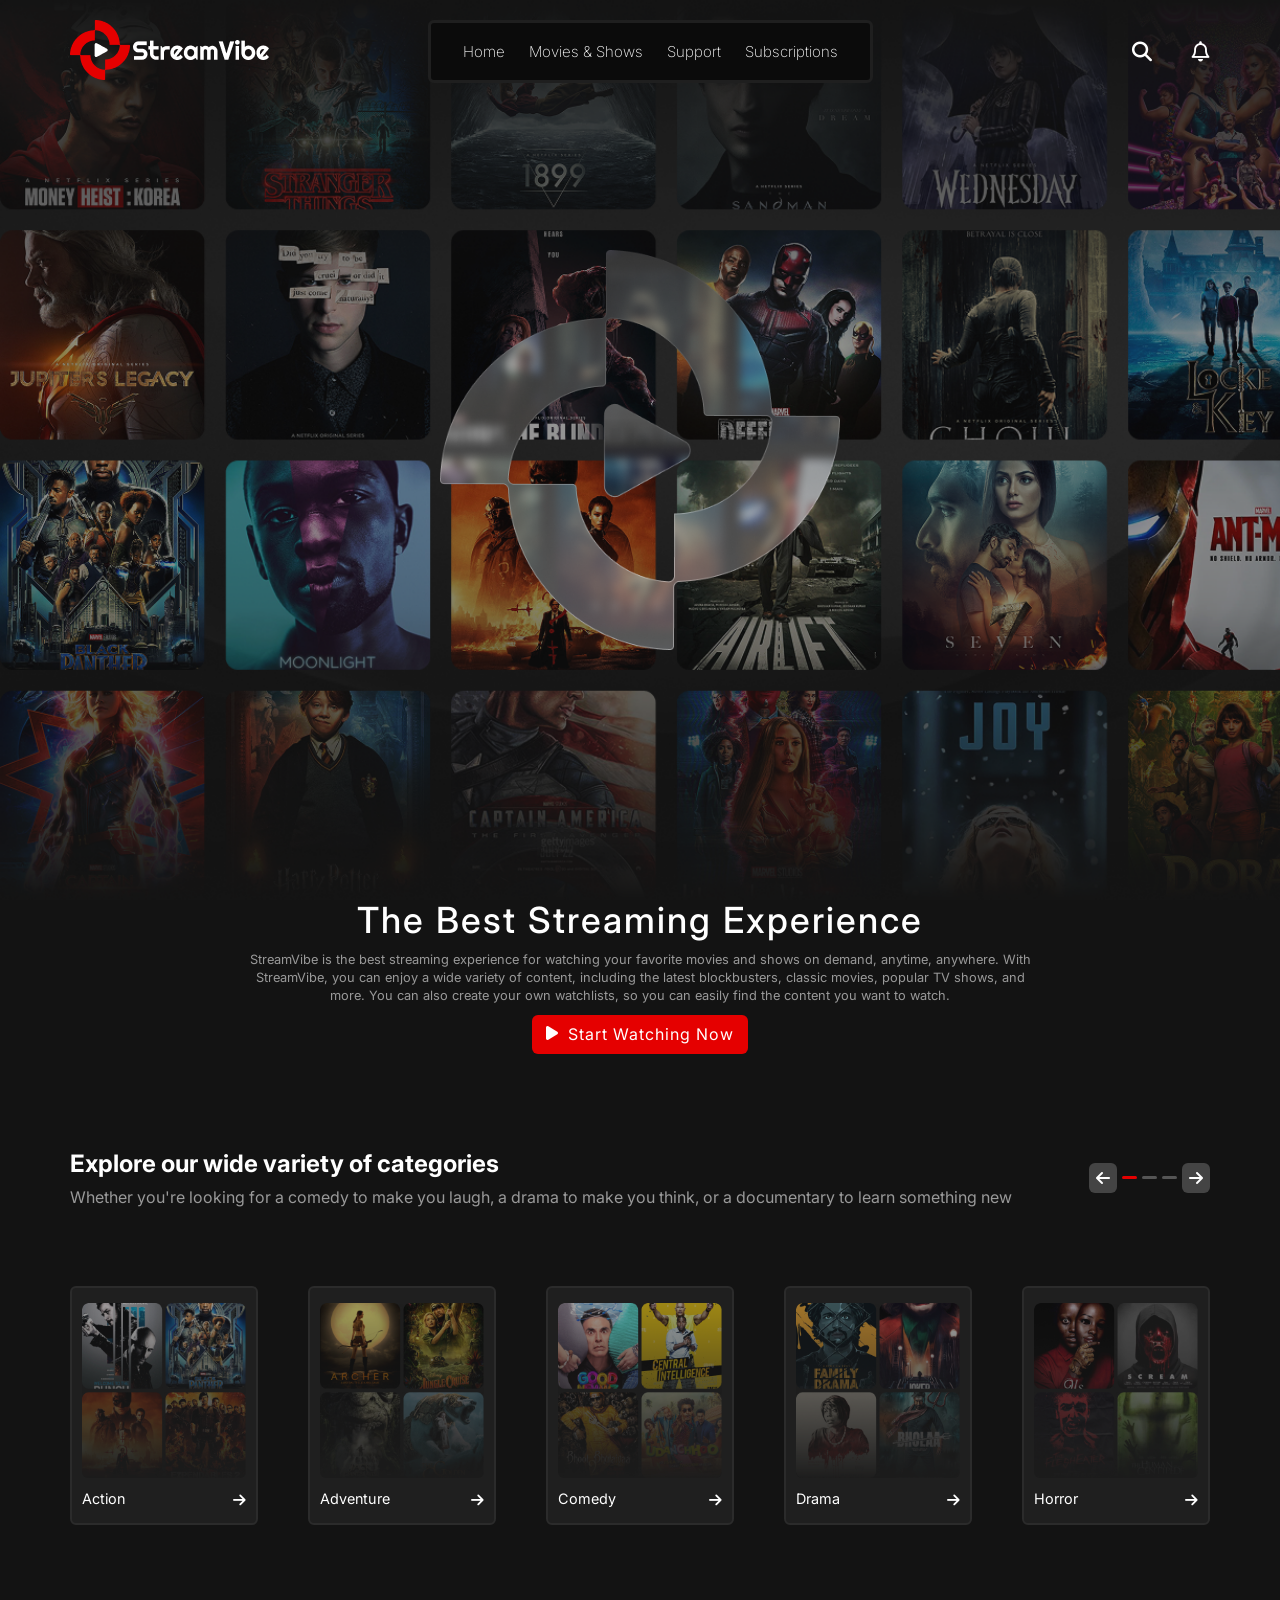
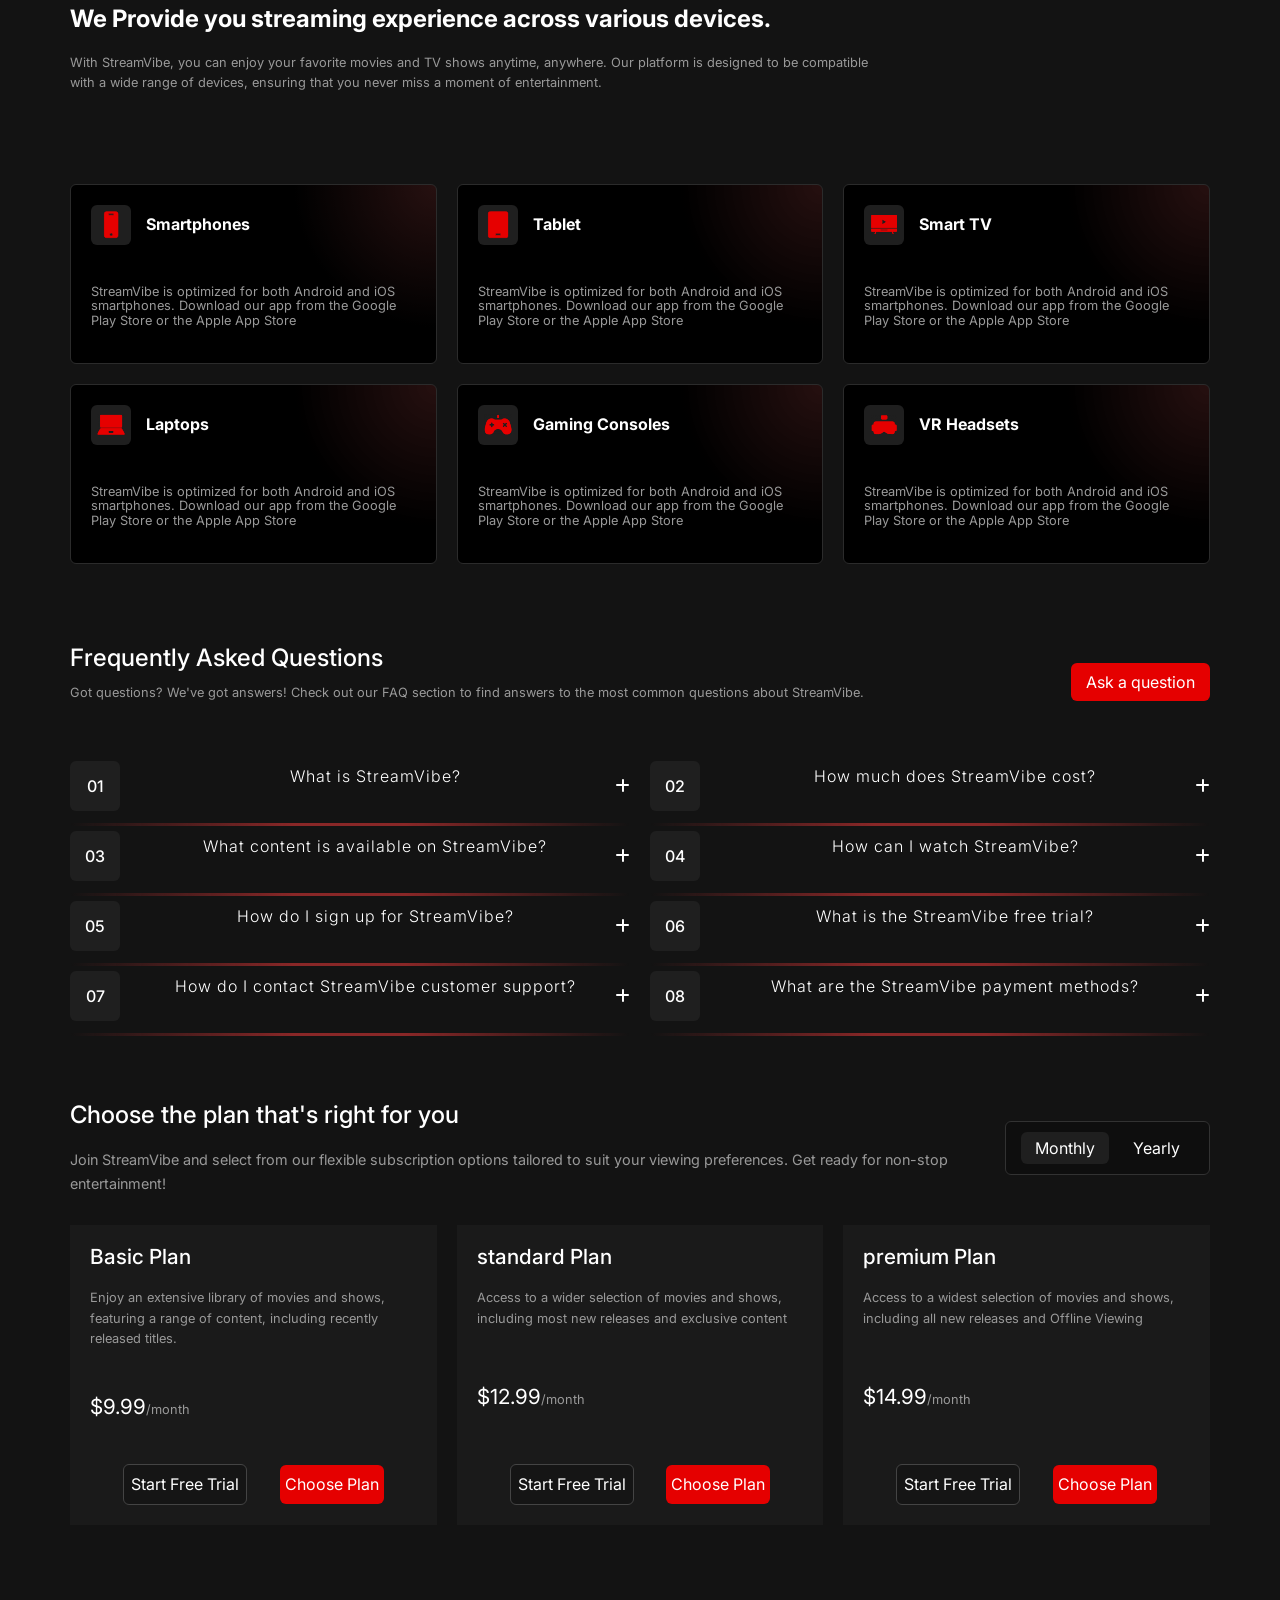
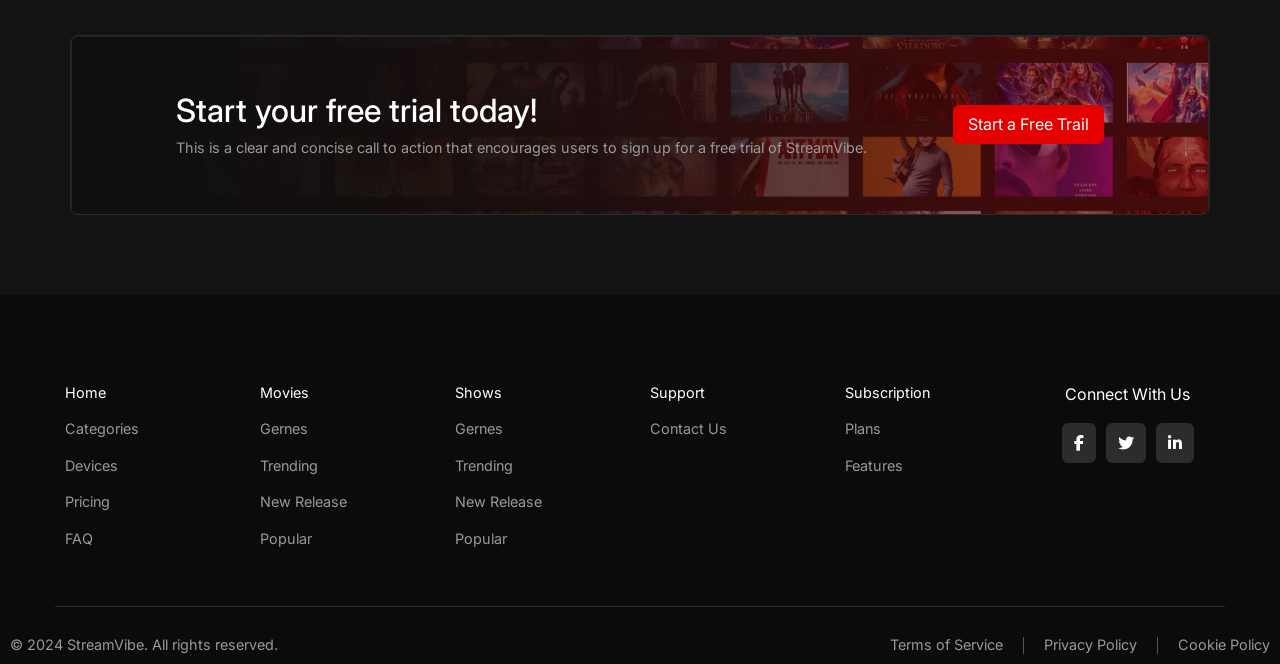
<file: index.html>
<!DOCTYPE html>
<html lang="en">
<head>
    <meta charset="UTF-8">
    <meta name="viewport" content="width=device-width, initial-scale=1.0">
    <title>Media streaming</title>
    <link rel="stylesheet" href="css/normalize.css">
    <link rel="stylesheet" href="css/all.min.css">
    <link rel="stylesheet" href="css/website.css">
    <link rel="preconnect" href="https://fonts.googleapis.com">
<link rel="preconnect" href="https://fonts.gstatic.com" crossorigin>
<link href="https://fonts.googleapis.com/css2?family=Bai+Jamjuree:ital,wght@0,200;0,300;0,400;0,500;0,600;0,700;1,200;1,300;1,400;1,500;1,600;1,700&family=Cairo:wght@200..1000&family=Inter:ital,opsz,wght@0,14..32,100..900;1,14..32,100..900&family=Jomhuria&family=Open+Sans:ital,wght@0,300..800;1,300..800&family=Outfit:wght@100..900&family=Work+Sans:ital,wght@0,100..900;1,100..900&family=Young+Serif&display=swap" rel="stylesheet">
</head>
<body>
  <!-- header -->
    <header>
      <div class="container">
        <div class="logo">
            <img src="imgs.home&movies/Logo.png" alt="">
        </div>
        <nav>
          <i class="fa-solid fa-bars menu-toggle"></i>
          <ul class="open nav-menu">
                <i class="fa-solid fa-magnifying-glass"></i>
                <i class="fa-regular fa-bell"></i>
            <li><a href="index.html">Home</a></li>
            <li><a href="showes.html">Movies & Shows</a></li>
            <li><a href="support.html">Support</a></li>
            <li><a href="subscribe.html">Subscriptions</a></li>
          </ul>
        </nav>
        <div class="icons">
          <i class="fa-solid fa-magnifying-glass"></i>
          <i class="fa-regular fa-bell"></i>
        </div>
      </div>
    </header>
      <!-- header -->

  <!-- landing -->
    <div class="landing">
<div class="container">
  <h2>The Best Streaming Experience</h2>
  <p>StreamVibe is the best streaming experience for watching your favorite movies and shows on demand, anytime, anywhere. With StreamVibe, you can enjoy a wide variety of content, including the latest blockbusters, classic movies, popular TV shows, and more. You can also create your own watchlists, so you can easily find the content you want to watch.</p>
  <div class="btn">
    <i class="fa-solid fa-play"></i>
    <a href="">Start Watching Now</a>
  </div>
</div>
    </div>
    <!-- categories -->
    <div class="categories">
      <div class="container">
        <div class="explore">
          <div class="text">
            <h3>Explore our wide variety of categories</h3>
            <p>Whether you're looking for a comedy to make you laugh, a drama to make you think, or a documentary to learn something new</p>
          </div>
          <div class="controls">
            <i  class="prev fa-solid fa-arrow-left"></i>
            <span class="dot active"></span>
            <span class="dot"></span>
            <span class="dot"></span>
<i  class="next fa-solid fa-arrow-right"></i> 
         </div>
        </div>
        <div class="slider-viewport">
                  <div class="wrapper">
        <div class="cat-slider">
          <div class="card">
            <img src="imgs.home&movies/Container (1).png" alt="">
            <div class="info">
              <h4>Action</h4>
              <i class="fa-solid fa-arrow-right"></i>
            </div>

          </div>
          <div class="card">
            <img src="imgs.home&movies/Container (2).png" alt="">
            <div class="info">
              <h4>Adventure</h4>
              <i class="fa-solid fa-arrow-right"></i>
            </div>

          </div>
          <div class="card">
            <img src="imgs.home&movies/Container (3).png" alt="">
            <div class="info">
              <h4>Comedy</h4>
              <i class="fa-solid fa-arrow-right"></i>
            </div>

          </div>
          <div class="card">
            <img src="imgs.home&movies/Container (4).png" alt="">
            <div class="info">
              <h4>Drama</h4>
              <i class="fa-solid fa-arrow-right"></i>
            </div>

          </div>
          <div class="card">
            <img src="imgs.home&movies/Container (5).png" alt="">
            <div class="info">
              <h4>Horror</h4>
              <i class="fa-solid fa-arrow-right"></i>
            </div>

          </div>
        </div>
        <div class="cat-slider">
          <div class="card">
            <img src="imgs.home&movies/Container (2).png" alt="">
            <div class="info">
              <h4>Adventure</h4>
              <i class="fa-solid fa-arrow-right"></i>
            </div>

          </div>
          <div class="card">
            <img src="imgs.home&movies/Container (3).png" alt="">
            <div class="info">
              <h4>Comedy</h4>
              <i class="fa-solid fa-arrow-right"></i>
            </div>

          </div>
          <div class="card">
            <img src="imgs.home&movies/Container (4).png" alt="">
            <div class="info">
              <h4>Drama</h4>
              <i class="fa-solid fa-arrow-right"></i>
            </div>

          </div>
          <div class="card">
            <img src="imgs.home&movies/Container (5).png" alt="">
            <div class="info">
              <h4>Horror</h4>
              <i class="fa-solid fa-arrow-right"></i>
            </div>

          </div>
          <div class="card">
            <img src="imgs.home&movies/Container (1).png" alt="">
            <div class="info">
              <h4>Action</h4>
              <i class="fa-solid fa-arrow-right"></i>
            </div>

          </div>
        </div>
        <div class="cat-slider ">
          <div class="card">
            <img src="imgs.home&movies/Container (4).png" alt="">
            <div class="info">
              <h4>Drama</h4>
              <i class="fa-solid fa-arrow-right"></i>
            </div>

          </div>
          <div class="card">
            <img src="imgs.home&movies/Container (1).png" alt="">
            <div class="info">
              <h4>Action</h4>
              <i class="fa-solid fa-arrow-right"></i>
            </div>

          </div>
          <div class="card">
            <img src="imgs.home&movies/Container (5).png" alt="">
            <div class="info">
              <h4>Horror</h4>
              <i class="fa-solid fa-arrow-right"></i>
            </div>

          </div>
          <div class="card">
            <img src="imgs.home&movies/Container (2).png" alt="">
            <div class="info">
              <h4>Comedy</h4>
              <i class="fa-solid fa-arrow-right"></i>
            </div>

          </div>
          <div class="card">
            <img src="imgs.home&movies/Container (3).png" alt="">
            <div class="info">
              <h4>Drama</h4>
              <i class="fa-solid fa-arrow-right"></i>
            </div>

          </div>
        </div>
        </div>
        </div>


      </div>
    </div>
    <!-- experience -->
  <div class="experience">
    <div class="container">
      <h3>We Provide you streaming experience across various devices.</h3>
      <p class="first">With StreamVibe, you can enjoy your favorite movies and TV shows anytime, anywhere. Our platform is designed to be compatible with a wide range of devices, ensuring that you never miss a moment of entertainment.</p>
      <div class="devices">
        <div class="device">
          <div class="icon-label">
            <svg width="40" height="40" viewBox="0 0 40 40" fill="none" xmlns="http://www.w3.org/2000/svg">
<g clip-path="url(#clip0_184_843)">
<foreignObject x="-1.60498" y="-10.3972" width="43.6549" height="60.0056"><div xmlns="http://www.w3.org/1999/xhtml" style="backdrop-filter:blur(6px);clip-path:url(#bgblur_1_184_843_clip_path);height:100%;width:100%"></div></foreignObject><path data-figma-bg-blur-radius="12" d="M26.0923 2.11062V2.1116C28.1036 2.1215 29.5414 3.55452 29.5415 5.54617V5.54714C29.5527 14.9233 29.5527 24.2882 29.5415 33.6643V33.6653C29.5413 35.6599 28.1015 37.0996 26.1069 37.0999H26.105C22.2271 37.1111 18.349 37.1111 14.4712 37.0999H14.4702C13.3678 37.0999 12.4888 36.7399 11.8862 36.1409C11.2839 35.5421 10.9167 34.6634 10.9116 33.5501C10.8891 28.8971 10.8999 24.2561 10.8999 19.5999C10.8999 14.9549 10.8887 10.302 10.8999 5.65945V5.65847C10.9 3.94437 11.7458 2.75576 13.2192 2.27761L13.2231 2.27663C13.5664 2.16228 13.9499 2.1116 14.3354 2.1116H14.3364C18.2588 2.10036 22.1812 2.09938 26.0923 2.11062ZM20.2261 30.5794C19.0341 30.5795 18.0699 31.5293 18.0845 32.7151C18.0992 33.8922 19.0814 34.8431 20.2554 34.8284C21.3368 34.8145 22.2178 33.9827 22.3237 32.9241L22.3345 32.7093C22.3459 31.4995 21.4234 30.5794 20.2261 30.5794ZM17.9126 4.37136C17.5412 4.37824 17.18 4.4687 16.9019 4.69851C16.6101 4.93953 16.4747 5.2807 16.4663 5.64773C16.4583 6.00767 16.567 6.36344 16.8325 6.62917C17.0963 6.89291 17.4582 7.01059 17.8472 7.01199V7.01296C19.4258 7.03551 20.9932 7.03551 22.5718 7.01296H22.5747C23.3586 6.99728 24.0248 6.4329 23.9858 5.63406C23.968 5.26472 23.8092 4.93419 23.5278 4.70242C23.2524 4.4756 22.8959 4.37137 22.52 4.37136H17.9126Z" fill="#E60000" stroke="#E60000"/>
</g>
<defs>
<clipPath id="bgblur_1_184_843_clip_path" transform="translate(1.60498 10.3972)"><path d="M26.0923 2.11062V2.1116C28.1036 2.1215 29.5414 3.55452 29.5415 5.54617V5.54714C29.5527 14.9233 29.5527 24.2882 29.5415 33.6643V33.6653C29.5413 35.6599 28.1015 37.0996 26.1069 37.0999H26.105C22.2271 37.1111 18.349 37.1111 14.4712 37.0999H14.4702C13.3678 37.0999 12.4888 36.7399 11.8862 36.1409C11.2839 35.5421 10.9167 34.6634 10.9116 33.5501C10.8891 28.8971 10.8999 24.2561 10.8999 19.5999C10.8999 14.9549 10.8887 10.302 10.8999 5.65945V5.65847C10.9 3.94437 11.7458 2.75576 13.2192 2.27761L13.2231 2.27663C13.5664 2.16228 13.9499 2.1116 14.3354 2.1116H14.3364C18.2588 2.10036 22.1812 2.09938 26.0923 2.11062ZM20.2261 30.5794C19.0341 30.5795 18.0699 31.5293 18.0845 32.7151C18.0992 33.8922 19.0814 34.8431 20.2554 34.8284C21.3368 34.8145 22.2178 33.9827 22.3237 32.9241L22.3345 32.7093C22.3459 31.4995 21.4234 30.5794 20.2261 30.5794ZM17.9126 4.37136C17.5412 4.37824 17.18 4.4687 16.9019 4.69851C16.6101 4.93953 16.4747 5.2807 16.4663 5.64773C16.4583 6.00767 16.567 6.36344 16.8325 6.62917C17.0963 6.89291 17.4582 7.01059 17.8472 7.01199V7.01296C19.4258 7.03551 20.9932 7.03551 22.5718 7.01296H22.5747C23.3586 6.99728 24.0248 6.4329 23.9858 5.63406C23.968 5.26472 23.8092 4.93419 23.5278 4.70242C23.2524 4.4756 22.8959 4.37137 22.52 4.37136H17.9126Z"/>
</clipPath><clipPath id="clip0_184_843">
<rect width="19.6415" height="36" fill="white" transform="translate(10.4 1.6)"/>
</clipPath>
</defs>
</svg>
<h4>Smartphones</h4>


          </div>
          <p>StreamVibe is optimized for both Android and iOS smartphones. Download our app from the Google Play Store or the Apple App Store</p>

        </div>
        <div class="device">
          <div class="icon-label">
<svg width="40" height="40" viewBox="0 0 40 40" fill="none" xmlns="http://www.w3.org/2000/svg">
<g clip-path="url(#clip0_184_888)">
<foreignObject x="-5.59998" y="-10.4" width="51.4526" height="60"><div xmlns="http://www.w3.org/1999/xhtml" style="backdrop-filter:blur(6px);clip-path:url(#bgblur_1_184_888_clip_path);height:100%;width:100%"></div></foreignObject><path data-figma-bg-blur-radius="12" d="M16.5055 33.8373H23.736V30.8354H16.5055V33.8373ZM6.91174 34.101C6.9005 29.2658 6.90002 24.4193 6.90002 19.5834V5.13125C6.90005 4.10776 7.19438 3.36537 7.67932 2.8793C8.16414 2.39352 8.90346 2.1 9.92053 2.1H30.3326C31.3498 2.10002 32.0891 2.3934 32.5739 2.8793C33.0588 3.36537 33.3531 4.10776 33.3531 5.13125V34.102C33.3531 35.0993 33.0581 35.8353 32.5739 36.3207C32.0898 36.8059 31.3569 37.1 30.3658 37.1H9.89807C8.90835 37.1 8.17568 36.8036 7.69104 36.3168C7.20608 35.8296 6.91174 35.0931 6.91174 34.102V34.101Z" fill="#E60000" stroke="#E60000"/>
</g>
<defs>
<clipPath id="bgblur_1_184_888_clip_path" transform="translate(5.59998 10.4)"><path d="M16.5055 33.8373H23.736V30.8354H16.5055V33.8373ZM6.91174 34.101C6.9005 29.2658 6.90002 24.4193 6.90002 19.5834V5.13125C6.90005 4.10776 7.19438 3.36537 7.67932 2.8793C8.16414 2.39352 8.90346 2.1 9.92053 2.1H30.3326C31.3498 2.10002 32.0891 2.3934 32.5739 2.8793C33.0588 3.36537 33.3531 4.10776 33.3531 5.13125V34.102C33.3531 35.0993 33.0581 35.8353 32.5739 36.3207C32.0898 36.8059 31.3569 37.1 30.3658 37.1H9.89807C8.90835 37.1 8.17568 36.8036 7.69104 36.3168C7.20608 35.8296 6.91174 35.0931 6.91174 34.102V34.101Z"/>
</clipPath><clipPath id="clip0_184_888">
<rect width="27.4527" height="36" fill="white" transform="translate(6.40002 1.6)"/>
</clipPath>
</defs>
</svg>

<h4>Tablet</h4>


          </div>
          <p>StreamVibe is optimized for both Android and iOS smartphones. Download our app from the Google Play Store or the Apple App Store</p>

        </div>
        <div class="device">
          <div class="icon-label">
<svg width="40" height="40" viewBox="0 0 40 40" fill="none" xmlns="http://www.w3.org/2000/svg">
<g clip-path="url(#clip0_184_891)">
<foreignObject x="-9.21118" y="-5.2" width="58.6223" height="49.604"><div xmlns="http://www.w3.org/1999/xhtml" style="backdrop-filter:blur(6px);clip-path:url(#bgblur_1_184_891_clip_path);height:100%;width:100%"></div></foreignObject><g data-figma-bg-blur-radius="12">
<mask id="path-1-inside-1_184_891" fill="white">
<path fill-rule="evenodd" clip-rule="evenodd" d="M2.80008 23.3457V23.8257C14.3743 23.8257 25.8705 23.8257 37.4112 23.8146V23.3345V8.31836C37.4112 7.26891 36.9425 6.8 35.871 6.8H4.34034C3.25769 6.8 2.80008 7.26891 2.80008 8.32953V23.3457ZM19.0569 18.2975C18.5904 18.5674 18.1205 18.8392 17.6446 19.1144V12.5497C18.8526 13.2533 20.0424 13.9389 21.2459 14.6323C21.9328 15.028 22.6241 15.4263 23.3257 15.832C21.8791 16.6649 20.4833 17.4724 19.0569 18.2975ZM32.0104 29.8188C31.9001 29.5482 31.7871 29.2712 31.6742 28.9837H31.675C33.1815 28.9837 34.5987 28.9837 35.9937 28.9725C36.7526 28.9614 37.333 28.5371 37.3665 27.8561C37.4051 27.2079 37.3956 26.5543 37.3862 25.8954C37.3819 25.6011 37.3777 25.3057 37.3777 25.0092H2.78882V27.376C2.78882 28.5036 3.25759 28.9725 4.37372 28.9725H8.51456C8.16865 29.8431 7.84506 30.6468 7.52147 31.4504L7.5212 31.451C7.38727 31.8083 7.33146 32.1655 7.77791 32.333C8.2132 32.5005 8.42527 32.2102 8.57037 31.8529C8.66844 31.6109 8.76844 31.3699 8.86838 31.129C9.10965 30.5474 9.35064 29.9665 9.56372 29.3744C9.68649 29.0507 9.85391 28.9725 10.1776 28.9725C16.7962 28.9837 23.4149 28.9837 30.0335 28.9725C30.3795 28.9725 30.5246 29.0842 30.6362 29.3968C30.8894 30.0689 31.1596 30.7241 31.432 31.3845C31.4718 31.481 31.5116 31.5775 31.5515 31.6743C31.5794 31.7357 31.6045 31.7943 31.6296 31.8529C31.6547 31.9116 31.6798 31.9702 31.7077 32.0316C31.8528 32.3553 32.1542 32.5116 32.422 32.3218C32.6006 32.199 32.7569 31.8083 32.6899 31.6073C32.4964 31.0112 32.26 30.4312 32.0104 29.8188ZM24.3189 27.2085H20.0777C19.6093 27.2085 19.1397 27.2073 18.6697 27.2061C17.7284 27.2036 16.7855 27.2011 15.8475 27.2085C15.468 27.2085 15.0997 27.1639 15.0886 26.6838C15.0774 26.1926 15.4457 26.0921 15.8587 26.0921H24.3301C24.7319 26.0921 25.1114 26.1814 25.1114 26.6727C25.1114 27.1862 24.7096 27.2085 24.3189 27.2085Z"/>
</mask>
<path fill-rule="evenodd" clip-rule="evenodd" d="M2.80008 23.3457V23.8257C14.3743 23.8257 25.8705 23.8257 37.4112 23.8146V23.3345V8.31836C37.4112 7.26891 36.9425 6.8 35.871 6.8H4.34034C3.25769 6.8 2.80008 7.26891 2.80008 8.32953V23.3457ZM19.0569 18.2975C18.5904 18.5674 18.1205 18.8392 17.6446 19.1144V12.5497C18.8526 13.2533 20.0424 13.9389 21.2459 14.6323C21.9328 15.028 22.6241 15.4263 23.3257 15.832C21.8791 16.6649 20.4833 17.4724 19.0569 18.2975ZM32.0104 29.8188C31.9001 29.5482 31.7871 29.2712 31.6742 28.9837H31.675C33.1815 28.9837 34.5987 28.9837 35.9937 28.9725C36.7526 28.9614 37.333 28.5371 37.3665 27.8561C37.4051 27.2079 37.3956 26.5543 37.3862 25.8954C37.3819 25.6011 37.3777 25.3057 37.3777 25.0092H2.78882V27.376C2.78882 28.5036 3.25759 28.9725 4.37372 28.9725H8.51456C8.16865 29.8431 7.84506 30.6468 7.52147 31.4504L7.5212 31.451C7.38727 31.8083 7.33146 32.1655 7.77791 32.333C8.2132 32.5005 8.42527 32.2102 8.57037 31.8529C8.66844 31.6109 8.76844 31.3699 8.86838 31.129C9.10965 30.5474 9.35064 29.9665 9.56372 29.3744C9.68649 29.0507 9.85391 28.9725 10.1776 28.9725C16.7962 28.9837 23.4149 28.9837 30.0335 28.9725C30.3795 28.9725 30.5246 29.0842 30.6362 29.3968C30.8894 30.0689 31.1596 30.7241 31.432 31.3845C31.4718 31.481 31.5116 31.5775 31.5515 31.6743C31.5794 31.7357 31.6045 31.7943 31.6296 31.8529C31.6547 31.9116 31.6798 31.9702 31.7077 32.0316C31.8528 32.3553 32.1542 32.5116 32.422 32.3218C32.6006 32.199 32.7569 31.8083 32.6899 31.6073C32.4964 31.0112 32.26 30.4312 32.0104 29.8188ZM24.3189 27.2085H20.0777C19.6093 27.2085 19.1397 27.2073 18.6697 27.2061C17.7284 27.2036 16.7855 27.2011 15.8475 27.2085C15.468 27.2085 15.0997 27.1639 15.0886 26.6838C15.0774 26.1926 15.4457 26.0921 15.8587 26.0921H24.3301C24.7319 26.0921 25.1114 26.1814 25.1114 26.6727C25.1114 27.1862 24.7096 27.2085 24.3189 27.2085Z" fill="#E60000"/>
<path d="M2.80008 23.8257H1.80008V24.8257H2.80008V23.8257ZM37.4112 23.8146L37.4122 24.8146L38.4112 24.8136V23.8146H37.4112ZM17.6446 19.1144H16.6446V20.8477L18.1451 19.9801L17.6446 19.1144ZM19.0569 18.2975L18.5562 17.4319L19.0569 18.2975ZM17.6446 12.5497L18.1479 11.6856L16.6446 10.8099V12.5497H17.6446ZM21.2459 14.6323L21.7451 13.7658V13.7658L21.2459 14.6323ZM23.3257 15.832L23.8246 16.6986L25.3267 15.8339L23.8262 14.9663L23.3257 15.832ZM31.6742 28.9837V27.9837H30.2071L30.7435 29.3493L31.6742 28.9837ZM32.0104 29.8188L32.9364 29.4414L32.9364 29.4414L32.0104 29.8188ZM35.9937 28.9725L36.0017 29.9725L36.0084 29.9724L35.9937 28.9725ZM37.3665 27.8561L36.3682 27.7967L36.3677 27.807L37.3665 27.8561ZM37.3862 25.8954L38.3861 25.881V25.881L37.3862 25.8954ZM37.3777 25.0092H38.3777V24.0092H37.3777V25.0092ZM2.78882 25.0092V24.0092H1.78882V25.0092H2.78882ZM8.51456 28.9725L9.44389 29.3418L9.98793 27.9725H8.51456V28.9725ZM7.52147 31.4504L6.59384 31.0769L6.59384 31.0769L7.52147 31.4504ZM7.5212 31.451L6.59358 31.0775L6.58908 31.0887L6.58484 31.1L7.5212 31.451ZM7.77791 32.333L8.13699 31.3997L8.12913 31.3967L7.77791 32.333ZM8.57037 31.8529L9.49687 32.2292L9.49714 32.2286L8.57037 31.8529ZM8.86838 31.129L9.79206 31.5122L9.79206 31.5122L8.86838 31.129ZM9.56372 29.3744L8.62869 29.0199L8.62568 29.0278L8.6228 29.0358L9.56372 29.3744ZM10.1776 28.9725L10.1793 27.9725H10.1776V28.9725ZM30.0335 28.9725V27.9725L30.0318 27.9725L30.0335 28.9725ZM30.6362 29.3968L29.6945 29.733L29.6974 29.7412L29.7004 29.7493L30.6362 29.3968ZM31.432 31.3845L32.3565 31.0032L32.3565 31.0032L31.432 31.3845ZM31.5515 31.6743L30.6267 32.055L30.6336 32.0716L30.641 32.088L31.5515 31.6743ZM31.7077 32.0316L32.6203 31.6226L32.6181 31.6179L31.7077 32.0316ZM32.422 32.3218L31.8554 31.4978L31.8439 31.5059L32.422 32.3218ZM32.6899 31.6073L31.7387 31.9161L31.7412 31.9235L32.6899 31.6073ZM18.6697 27.2061L18.6723 26.2061H18.6723L18.6697 27.2061ZM15.8475 27.2085V28.2086L15.8555 28.2085L15.8475 27.2085ZM15.0886 26.6838L14.0888 26.7065L14.0888 26.7071L15.0886 26.6838ZM3.80008 23.8257V23.3457H1.80008V23.8257H3.80008ZM37.4103 22.8146C25.8701 22.8257 14.3744 22.8257 2.80008 22.8257V24.8257C14.3743 24.8257 25.8709 24.8257 37.4122 24.8146L37.4103 22.8146ZM36.4112 23.3345V23.8146H38.4112V23.3345H36.4112ZM36.4112 8.31836V23.3345H38.4112V8.31836H36.4112ZM35.871 7.8C36.2859 7.8 36.3572 7.89391 36.3397 7.87659C36.3197 7.85681 36.4112 7.91936 36.4112 8.31836H38.4112C38.4112 7.66791 38.2684 6.97128 37.7462 6.45469C37.2264 5.94055 36.5276 5.8 35.871 5.8V7.8ZM4.34034 7.8H35.871V5.8H4.34034V7.8ZM3.80008 8.32953C3.80008 7.91664 3.89268 7.85278 3.87142 7.87404C3.85029 7.89518 3.91697 7.8 4.34034 7.8V5.8C3.68106 5.8 2.97761 5.93928 2.45701 6.46003C1.93629 6.98089 1.80008 7.6818 1.80008 8.32953H3.80008ZM3.80008 23.3457V8.32953H1.80008V23.3457H3.80008ZM18.1451 19.9801C18.6212 19.7048 19.0911 19.433 19.5577 19.1631L18.5562 17.4319C18.0896 17.7018 17.6199 17.9735 17.144 18.2486L18.1451 19.9801ZM16.6446 12.5497V19.1144H18.6446V12.5497H16.6446ZM21.7451 13.7658C20.5413 13.0722 19.3535 12.3879 18.1479 11.6856L17.1413 13.4138C18.3516 14.1188 19.5435 14.8055 20.7466 15.4987L21.7451 13.7658ZM23.8262 14.9663C23.1238 14.5602 22.4319 14.1615 21.7451 13.7658L20.7466 15.4987C21.4336 15.8946 22.1243 16.2925 22.8251 16.6977L23.8262 14.9663ZM19.5577 19.1631C20.9841 18.3379 22.3791 17.5309 23.8246 16.6986L22.8267 14.9654C21.3791 15.7988 19.9824 16.6068 18.5562 17.4319L19.5577 19.1631ZM30.7435 29.3493C30.8591 29.6436 30.9744 29.9264 31.0844 30.1963L32.9364 29.4414C32.8257 29.1699 32.7152 28.8987 32.605 28.6181L30.7435 29.3493ZM31.675 27.9837H31.6742V29.9837H31.675V27.9837ZM35.9856 27.9726C34.5954 27.9837 33.1823 27.9837 31.675 27.9837V29.9837C33.1807 29.9837 34.602 29.9837 36.0017 29.9725L35.9856 27.9726ZM36.3677 27.807C36.3662 27.838 36.3598 27.8502 36.3585 27.8528C36.3567 27.8562 36.3511 27.8659 36.3328 27.8804C36.293 27.9118 36.1831 27.9696 35.9789 27.9726L36.0084 29.9724C37.1019 29.9563 38.2974 29.2862 38.3653 27.9052L36.3677 27.807ZM36.3863 25.9098C36.3958 26.5752 36.4043 27.1916 36.3683 27.7967L38.3647 27.9155C38.4059 27.2242 38.3955 26.5335 38.3861 25.881L36.3863 25.9098ZM36.3777 25.0092C36.3777 25.314 36.382 25.6167 36.3863 25.9099L38.3861 25.881C38.3818 25.5855 38.3777 25.2973 38.3777 25.0092H36.3777ZM2.78882 26.0092H37.3777V24.0092H2.78882V26.0092ZM3.78882 27.376V25.0092H1.78882V27.376H3.78882ZM4.37372 27.9725C4.15941 27.9725 4.02599 27.9494 3.94827 27.9255C3.9114 27.9142 3.89094 27.904 3.88155 27.8985C3.8768 27.8958 3.8742 27.8939 3.87313 27.8931C3.87255 27.8927 3.87222 27.8924 3.87208 27.8923C3.87193 27.8921 3.87187 27.8921 3.87184 27.892C3.87182 27.892 3.87173 27.8919 3.87156 27.8917C3.87139 27.8915 3.87106 27.8911 3.87055 27.8905C3.86959 27.8892 3.86752 27.8863 3.86458 27.8811C3.85875 27.8709 3.84811 27.8494 3.83651 27.8111C3.81211 27.7306 3.78882 27.5939 3.78882 27.376H1.78882C1.78882 28.048 1.9237 28.7693 2.4536 29.3022C2.98488 29.8365 3.70511 29.9725 4.37372 29.9725V27.9725ZM8.51456 27.9725H4.37372V29.9725H8.51456V27.9725ZM8.44909 31.8239C8.77259 31.0205 9.09701 30.2148 9.44389 29.3418L7.58523 28.6033C7.24029 29.4714 6.91753 30.273 6.59384 31.0769L8.44909 31.8239ZM8.44883 31.8245L8.44909 31.8239L6.59384 31.0769L6.59358 31.0775L8.44883 31.8245ZM8.12913 31.3967C8.13216 31.3979 8.20241 31.425 8.27927 31.5118C8.36191 31.6051 8.40449 31.7135 8.41903 31.8032C8.4315 31.8801 8.42044 31.9231 8.423 31.9102C8.4253 31.8985 8.43366 31.8658 8.45757 31.8021L6.58484 31.1C6.51184 31.2947 6.37443 31.6891 6.4448 32.1232C6.48445 32.3678 6.58842 32.6192 6.78197 32.8378C6.96975 33.0498 7.20045 33.1844 7.4267 33.2693L8.12913 31.3967ZM7.64386 31.4767C7.62023 31.5349 7.60501 31.5619 7.60015 31.5697C7.59476 31.5782 7.61564 31.5413 7.67442 31.4962C7.74197 31.4444 7.83961 31.3978 7.95473 31.385C8.06301 31.373 8.13043 31.3972 8.13698 31.3997L7.41885 33.2663C7.9129 33.4564 8.45086 33.4212 8.8915 33.0833C9.2402 32.8159 9.41153 32.4394 9.49687 32.2292L7.64386 31.4767ZM7.94471 30.7458C7.84503 30.9861 7.74346 31.2309 7.64359 31.4773L9.49714 32.2286C9.59343 31.991 9.69185 31.7537 9.79206 31.5122L7.94471 30.7458ZM8.6228 29.0358C8.41916 29.6017 8.18751 30.1605 7.94471 30.7458L9.79206 31.5122C10.0318 30.9343 10.2821 30.3314 10.5046 29.7131L8.6228 29.0358ZM10.1776 27.9725C9.96046 27.9725 9.6094 27.9926 9.27179 28.2001C8.91271 28.4207 8.7314 28.749 8.62869 29.0199L10.4988 29.729C10.5188 29.6761 10.4826 29.8035 10.3188 29.9041C10.1766 29.9915 10.071 29.9725 10.1776 29.9725V27.9725ZM30.0318 27.9725C23.4143 27.9837 16.7968 27.9837 10.1793 27.9725L10.1759 29.9725C16.7957 29.9837 23.4154 29.9837 30.0352 29.9725L30.0318 27.9725ZM31.578 29.0605C31.4951 28.8283 31.3419 28.4959 31.0053 28.2546C30.6662 28.0116 30.2974 27.9725 30.0335 27.9725V29.9725C30.1156 29.9725 29.9924 29.9893 29.8403 29.8803C29.6906 29.773 29.6657 29.6526 29.6945 29.733L31.578 29.0605ZM32.3565 31.0032C32.0832 30.3406 31.8189 29.6996 31.572 29.0442L29.7004 29.7493C29.96 30.4383 30.2361 31.1076 30.5075 31.7658L32.3565 31.0032ZM32.4762 31.2937C32.4362 31.1965 32.3962 31.0996 32.3565 31.0032L30.5075 31.7658C30.5474 31.8623 30.5871 31.9586 30.6267 32.055L32.4762 31.2937ZM32.5488 31.4591C32.5242 31.4018 32.495 31.3334 32.4619 31.2606L30.641 32.088C30.6638 32.138 30.6848 32.1869 30.7104 32.2468L32.5488 31.4591ZM32.6181 31.6179C32.5954 31.5679 32.5744 31.519 32.5488 31.4591L30.7104 32.2468C30.735 32.3041 30.7642 32.3725 30.7973 32.4453L32.6181 31.6179ZM31.8439 31.5059C31.905 31.4626 31.9979 31.4194 32.116 31.4073C32.2335 31.3953 32.3393 31.4178 32.4213 31.4539C32.5747 31.5213 32.6181 31.6179 32.6203 31.6226L30.7952 32.4405C30.9424 32.769 31.2091 33.1056 31.6163 33.2847C32.0662 33.4825 32.5806 33.435 33.0002 33.1378L31.8439 31.5059ZM31.7412 31.9235C31.6949 31.7844 31.7064 31.6849 31.7086 31.6673C31.7119 31.6391 31.7166 31.63 31.7144 31.6356C31.7126 31.6405 31.7126 31.6378 31.7212 31.6251C31.7249 31.6197 31.7637 31.5609 31.8554 31.4979L32.9887 33.1458C33.3169 32.9201 33.4958 32.5759 33.5817 32.3522C33.6618 32.1434 33.7829 31.7241 33.6386 31.2912L31.7412 31.9235ZM31.0844 30.1963C31.3365 30.8148 31.5585 31.3607 31.7388 31.9161L33.6411 31.2986C33.4343 30.6617 33.1835 30.0476 32.9364 29.4414L31.0844 30.1963ZM20.0777 28.2085H24.3189V26.2085H20.0777V28.2085ZM18.667 28.2061C19.1368 28.2073 19.6078 28.2085 20.0777 28.2085V26.2085C19.6108 26.2085 19.1426 26.2073 18.6723 26.2061L18.667 28.2061ZM15.8555 28.2085C16.7873 28.2011 17.7249 28.2036 18.667 28.2061L18.6723 26.2061C17.732 26.2036 16.7837 26.2011 15.8396 26.2086L15.8555 28.2085ZM14.0888 26.7071C14.0946 26.9533 14.1482 27.2222 14.2958 27.4741C14.4478 27.7333 14.6609 27.9086 14.8791 28.0188C15.2576 28.21 15.6705 28.2085 15.8475 28.2085V26.2085C15.7668 26.2085 15.7244 26.2057 15.702 26.2028C15.678 26.1996 15.716 26.2009 15.7808 26.2336C15.8581 26.2727 15.9533 26.3468 16.0212 26.4626C16.0847 26.571 16.0881 26.6544 16.0883 26.6606L14.0888 26.7071ZM15.8587 25.0921C15.6139 25.0921 15.1834 25.1132 14.7951 25.3493C14.3021 25.649 14.0764 26.1602 14.0888 26.7065L16.0883 26.6611C16.0883 26.6632 16.0893 26.7342 16.0398 26.8328C15.9869 26.9382 15.907 27.0139 15.8341 27.0582C15.7712 27.0965 15.7308 27.1013 15.7444 27.0988C15.7568 27.0965 15.7919 27.0921 15.8587 27.0921V25.0921ZM24.3301 25.0921H15.8587V27.0921H24.3301V25.0921ZM26.1114 26.6727C26.1114 26.4211 26.0623 26.1523 25.9256 25.8993C25.7859 25.6408 25.5853 25.4556 25.3713 25.332C24.9855 25.1094 24.5631 25.0921 24.3301 25.0921V27.0921C24.3976 27.0921 24.4345 27.0962 24.45 27.0989C24.4669 27.1018 24.4309 27.0985 24.3716 27.0643C24.3027 27.0245 24.2221 26.9538 24.1661 26.8501C24.113 26.752 24.1114 26.6786 24.1114 26.6727H26.1114ZM24.3189 28.2085C24.4739 28.2085 24.9012 28.2185 25.2851 28.0391C25.5122 27.933 25.742 27.7558 25.9041 27.4806C26.061 27.2142 26.1114 26.9292 26.1114 26.6727H24.1114C24.1114 26.6724 24.1114 26.6505 24.1201 26.6133C24.1292 26.5749 24.1471 26.5228 24.1809 26.4655C24.2554 26.339 24.3604 26.2636 24.4382 26.2273C24.5014 26.1977 24.5346 26.1991 24.499 26.2029C24.465 26.2067 24.4139 26.2085 24.3189 26.2085V28.2085Z" fill="#E60000" mask="url(#path-1-inside-1_184_891)"/>
</g>
</g>
<defs>
<clipPath id="bgblur_1_184_891_clip_path" transform="translate(9.21118 5.2)"><path fill-rule="evenodd" clip-rule="evenodd" d="M2.80008 23.3457V23.8257C14.3743 23.8257 25.8705 23.8257 37.4112 23.8146V23.3345V8.31836C37.4112 7.26891 36.9425 6.8 35.871 6.8H4.34034C3.25769 6.8 2.80008 7.26891 2.80008 8.32953V23.3457ZM19.0569 18.2975C18.5904 18.5674 18.1205 18.8392 17.6446 19.1144V12.5497C18.8526 13.2533 20.0424 13.9389 21.2459 14.6323C21.9328 15.028 22.6241 15.4263 23.3257 15.832C21.8791 16.6649 20.4833 17.4724 19.0569 18.2975ZM32.0104 29.8188C31.9001 29.5482 31.7871 29.2712 31.6742 28.9837H31.675C33.1815 28.9837 34.5987 28.9837 35.9937 28.9725C36.7526 28.9614 37.333 28.5371 37.3665 27.8561C37.4051 27.2079 37.3956 26.5543 37.3862 25.8954C37.3819 25.6011 37.3777 25.3057 37.3777 25.0092H2.78882V27.376C2.78882 28.5036 3.25759 28.9725 4.37372 28.9725H8.51456C8.16865 29.8431 7.84506 30.6468 7.52147 31.4504L7.5212 31.451C7.38727 31.8083 7.33146 32.1655 7.77791 32.333C8.2132 32.5005 8.42527 32.2102 8.57037 31.8529C8.66844 31.6109 8.76844 31.3699 8.86838 31.129C9.10965 30.5474 9.35064 29.9665 9.56372 29.3744C9.68649 29.0507 9.85391 28.9725 10.1776 28.9725C16.7962 28.9837 23.4149 28.9837 30.0335 28.9725C30.3795 28.9725 30.5246 29.0842 30.6362 29.3968C30.8894 30.0689 31.1596 30.7241 31.432 31.3845C31.4718 31.481 31.5116 31.5775 31.5515 31.6743C31.5794 31.7357 31.6045 31.7943 31.6296 31.8529C31.6547 31.9116 31.6798 31.9702 31.7077 32.0316C31.8528 32.3553 32.1542 32.5116 32.422 32.3218C32.6006 32.199 32.7569 31.8083 32.6899 31.6073C32.4964 31.0112 32.26 30.4312 32.0104 29.8188ZM24.3189 27.2085H20.0777C19.6093 27.2085 19.1397 27.2073 18.6697 27.2061C17.7284 27.2036 16.7855 27.2011 15.8475 27.2085C15.468 27.2085 15.0997 27.1639 15.0886 26.6838C15.0774 26.1926 15.4457 26.0921 15.8587 26.0921H24.3301C24.7319 26.0921 25.1114 26.1814 25.1114 26.6727C25.1114 27.1862 24.7096 27.2085 24.3189 27.2085Z"/>
</clipPath><clipPath id="clip0_184_891">
<rect width="34.6" height="25.6" fill="white" transform="translate(2.80005 6.8)"/>
</clipPath>
</defs>
</svg>

<h4>Smart TV</h4>


          </div>
          <p>StreamVibe is optimized for both Android and iOS smartphones. Download our app from the Google Play Store or the Apple App Store</p>

        </div>
        <div class="device">
          <div class="icon-label">
<svg width="40" height="40" viewBox="0 0 40 40" fill="none" xmlns="http://www.w3.org/2000/svg">
<g clip-path="url(#clip0_184_897)">
<foreignObject x="-10.196" y="-5.79999" width="60.607" height="50.8"><div xmlns="http://www.w3.org/1999/xhtml" style="backdrop-filter:blur(6px);clip-path:url(#bgblur_1_184_897_clip_path);height:100%;width:100%"></div></foreignObject><g data-figma-bg-blur-radius="12">
<mask id="path-1-inside-1_184_897" fill="white">
<path fill-rule="evenodd" clip-rule="evenodd" d="M33.1365 6.20001H20.1305H7.13669C5.81777 6.20001 5.4514 6.56547 5.4514 7.84456V21.61C5.4514 22.8769 5.82998 23.2546 7.07563 23.2546H33.1365C34.3821 23.2546 34.7607 22.8769 34.7607 21.61V7.84456C34.7607 6.57765 34.3821 6.20001 33.1365 6.20001ZM3.37533 33H20.045H36.849C37.1421 33 37.4596 32.9878 37.7405 32.8904C38.3877 32.6711 38.5831 32.1351 38.2534 31.5382C37.0935 29.419 35.9213 27.312 34.7492 25.2049L34.7485 25.2037C34.4676 24.7164 34.0646 24.4727 33.5029 24.4727H6.69705C6.13529 24.4727 5.73229 24.7164 5.46362 25.2037L5.4636 25.2037C4.29123 27.3111 3.11887 29.4186 1.95871 31.5382C1.62898 32.1351 1.83659 32.6711 2.48384 32.8904C2.75251 32.9878 3.07002 33 3.37533 33ZM20.8632 30.5664C20.6068 30.565 20.3503 30.5637 20.0938 30.5637C19.8378 30.5637 19.5818 30.565 19.3254 30.5663C18.8111 30.5691 18.295 30.5718 17.7735 30.5637C16.9919 30.5515 16.4546 30.0642 16.4424 29.3698C16.4302 28.6511 16.9797 28.1395 17.798 28.1395C19.3367 28.1273 20.8876 28.1273 22.4264 28.1395C23.208 28.1517 23.7453 28.6389 23.7575 29.3333C23.7697 30.0398 23.2202 30.5515 22.402 30.5637C21.889 30.5718 21.3761 30.5691 20.8632 30.5664Z"/>
</mask>
<path fill-rule="evenodd" clip-rule="evenodd" d="M33.1365 6.20001H20.1305H7.13669C5.81777 6.20001 5.4514 6.56547 5.4514 7.84456V21.61C5.4514 22.8769 5.82998 23.2546 7.07563 23.2546H33.1365C34.3821 23.2546 34.7607 22.8769 34.7607 21.61V7.84456C34.7607 6.57765 34.3821 6.20001 33.1365 6.20001ZM3.37533 33H20.045H36.849C37.1421 33 37.4596 32.9878 37.7405 32.8904C38.3877 32.6711 38.5831 32.1351 38.2534 31.5382C37.0935 29.419 35.9213 27.312 34.7492 25.2049L34.7485 25.2037C34.4676 24.7164 34.0646 24.4727 33.5029 24.4727H6.69705C6.13529 24.4727 5.73229 24.7164 5.46362 25.2037L5.4636 25.2037C4.29123 27.3111 3.11887 29.4186 1.95871 31.5382C1.62898 32.1351 1.83659 32.6711 2.48384 32.8904C2.75251 32.9878 3.07002 33 3.37533 33ZM20.8632 30.5664C20.6068 30.565 20.3503 30.5637 20.0938 30.5637C19.8378 30.5637 19.5818 30.565 19.3254 30.5663C18.8111 30.5691 18.295 30.5718 17.7735 30.5637C16.9919 30.5515 16.4546 30.0642 16.4424 29.3698C16.4302 28.6511 16.9797 28.1395 17.798 28.1395C19.3367 28.1273 20.8876 28.1273 22.4264 28.1395C23.208 28.1517 23.7453 28.6389 23.7575 29.3333C23.7697 30.0398 23.2202 30.5515 22.402 30.5637C21.889 30.5718 21.3761 30.5691 20.8632 30.5664Z" fill="#E60000"/>
<path d="M37.7405 32.8904L37.4196 31.9432L37.4127 31.9456L37.7405 32.8904ZM38.2534 31.5382L37.3762 32.0183L37.3781 32.0217L38.2534 31.5382ZM34.7492 25.2049L35.6231 24.7188L35.6223 24.7173L34.7492 25.2049ZM34.7485 25.2037L35.6216 24.716L35.6149 24.7042L34.7485 25.2037ZM5.46362 25.2037L6.33851 25.688L6.33933 25.6865L5.46362 25.2037ZM5.4636 25.2037L6.33748 25.6898L6.33849 25.688L5.4636 25.2037ZM1.95871 31.5382L2.83405 32.0217L2.83591 32.0183L1.95871 31.5382ZM2.48384 32.8904L2.82483 31.9503L2.8148 31.9467L2.8047 31.9433L2.48384 32.8904ZM20.8632 30.5664L20.8579 31.5663H20.8579L20.8632 30.5664ZM19.3254 30.5663L19.3201 29.5664H19.3201L19.3254 30.5663ZM17.7735 30.5637L17.7891 29.5638H17.7891L17.7735 30.5637ZM16.4424 29.3698L15.4425 29.3868L15.4426 29.3874L16.4424 29.3698ZM17.798 28.1395V29.1395L17.8059 29.1394L17.798 28.1395ZM22.4264 28.1395L22.442 27.1396L22.4343 27.1395L22.4264 28.1395ZM23.7575 29.3333L24.7574 29.316L24.7574 29.3157L23.7575 29.3333ZM22.402 30.5637L22.3871 29.5638L22.3861 29.5638L22.402 30.5637ZM20.1305 7.20001H33.1365V5.20001H20.1305V7.20001ZM7.13669 7.20001H20.1305V5.20001H7.13669V7.20001ZM6.4514 7.84456C6.4514 7.56224 6.47278 7.3943 6.49787 7.29656C6.51992 7.21063 6.53323 7.22367 6.49927 7.25695C6.46663 7.28893 6.45888 7.27207 6.55654 7.24797C6.66412 7.22142 6.84321 7.20001 7.13669 7.20001V5.20001C6.46189 5.20001 5.66561 5.27382 5.09963 5.82831C4.52664 6.38967 4.4514 7.18444 4.4514 7.84456H6.4514ZM6.4514 21.61V7.84456H4.4514V21.61H6.4514ZM7.07563 22.2546C6.80531 22.2546 6.6436 22.233 6.54981 22.2084C6.46693 22.1867 6.47671 22.1732 6.5069 22.2037C6.53652 22.2336 6.52127 22.2408 6.49847 22.1522C6.47308 22.0536 6.4514 21.8862 6.4514 21.61H4.4514C4.4514 22.2745 4.53368 23.0535 5.0859 23.6111C5.64128 24.1718 6.41918 24.2546 7.07563 24.2546V22.2546ZM33.1365 22.2546H7.07563V24.2546H33.1365V22.2546ZM33.7607 21.61C33.7607 21.8862 33.739 22.0536 33.7136 22.1522C33.6908 22.2408 33.6756 22.2336 33.7052 22.2037C33.7354 22.1732 33.7452 22.1867 33.6623 22.2084C33.5685 22.233 33.4068 22.2546 33.1365 22.2546V24.2546C33.7929 24.2546 34.5708 24.1718 35.1262 23.6111C35.6784 23.0535 35.7607 22.2745 35.7607 21.61H33.7607ZM33.7607 7.84456V21.61H35.7607V7.84456H33.7607ZM33.1365 7.20001C33.4068 7.20001 33.5685 7.22158 33.6623 7.24616C33.7452 7.26787 33.7354 7.28137 33.7052 7.25089C33.6756 7.22098 33.6908 7.21374 33.7136 7.30233C33.739 7.40099 33.7607 7.56835 33.7607 7.84456H35.7607C35.7607 7.18003 35.6784 6.40106 35.1262 5.8435C34.5708 5.28274 33.7929 5.20001 33.1365 5.20001V7.20001ZM20.045 32H3.37533V34H20.045V32ZM36.849 32H20.045V34H36.849V32ZM37.4127 31.9456C37.3054 31.9829 37.1382 32 36.849 32V34C37.146 34 37.6138 33.9928 38.0683 33.8351L37.4127 31.9456ZM37.3781 32.0217C37.4105 32.0804 37.4127 32.1065 37.4118 32.0997C37.4113 32.0959 37.4102 32.0844 37.4121 32.0667C37.414 32.0487 37.4185 32.0274 37.427 32.0047C37.4355 31.982 37.4465 31.962 37.4581 31.9456C37.4695 31.9294 37.4796 31.9197 37.4846 31.9153C37.4943 31.9069 37.4801 31.9228 37.4196 31.9433L38.0614 33.8375C38.5886 33.6589 39.0791 33.295 39.2996 32.7071C39.5183 32.1242 39.3923 31.5318 39.1287 31.0547L37.3781 32.0217ZM33.8753 25.6911C35.0477 27.7986 36.2182 29.9026 37.3762 32.0183L39.1306 31.0581C37.9688 28.9353 36.795 26.8253 35.6231 24.7188L33.8753 25.6911ZM33.8755 25.6913L33.8762 25.6926L35.6223 24.7173L35.6215 24.716L33.8755 25.6913ZM33.5029 25.4727C33.6344 25.4727 33.6939 25.4996 33.7221 25.5163C33.7523 25.5341 33.8101 25.5782 33.8821 25.7031L35.6149 24.7042C35.406 24.3419 35.1219 24.0204 34.7399 23.7946C34.356 23.5677 33.9331 23.4727 33.5029 23.4727V25.4727ZM6.69705 25.4727H33.5029V23.4727H6.69705V25.4727ZM6.33933 25.6865C6.40413 25.569 6.45666 25.5298 6.48209 25.5147C6.50685 25.4999 6.56474 25.4727 6.69705 25.4727V23.4727C6.26761 23.4727 5.84311 23.5674 5.45876 23.7963C5.07508 24.0248 4.79178 24.3511 4.58791 24.7208L6.33933 25.6865ZM6.33849 25.688L6.33851 25.688L4.58873 24.7193L4.5887 24.7194L6.33849 25.688ZM2.83591 32.0183C3.99414 29.9022 5.16484 27.7978 6.33748 25.6898L4.58971 24.7176C3.41763 26.8245 2.24359 28.9349 1.08151 31.0581L2.83591 32.0183ZM2.8047 31.9433C2.74337 31.9225 2.72661 31.9057 2.73369 31.9117C2.73748 31.915 2.74645 31.9235 2.75714 31.9383C2.76796 31.9533 2.77864 31.9721 2.78717 31.9941C2.79571 32.0161 2.80056 32.0373 2.8027 32.0558C2.8048 32.074 2.80391 32.0864 2.80328 32.0916C2.8021 32.1012 2.803 32.0779 2.83404 32.0217L1.08338 31.0547C0.815985 31.5387 0.696679 32.1354 0.922645 32.7177C1.14856 33.2998 1.639 33.66 2.16297 33.8375L2.8047 31.9433ZM3.37533 32C3.06598 32 2.91023 31.9813 2.82483 31.9503L2.14285 33.8304C2.59478 33.9944 3.07407 34 3.37533 34V32ZM20.0938 31.5637C20.3472 31.5637 20.601 31.565 20.8579 31.5663L20.8685 29.5664C20.6125 29.565 20.3534 29.5637 20.0938 29.5637V31.5637ZM19.3306 31.5663C19.5875 31.565 19.8409 31.5637 20.0938 31.5637V29.5637C19.8348 29.5637 19.5761 29.565 19.3201 29.5664L19.3306 31.5663ZM17.7579 31.5635C18.2916 31.5718 18.818 31.569 19.3307 31.5663L19.3201 29.5664C18.8042 29.5691 18.2985 29.5717 17.7891 29.5638L17.7579 31.5635ZM15.4426 29.3874C15.4534 30.0023 15.7037 30.5639 16.1506 30.966C16.5903 31.3616 17.1638 31.5543 17.7579 31.5635L17.7891 29.5638C17.6017 29.5609 17.5157 29.5038 17.4883 29.4792C17.4681 29.461 17.4436 29.4317 17.4422 29.3522L15.4426 29.3874ZM17.798 27.1395C17.1814 27.1395 16.5854 27.3343 16.134 27.7471C15.6747 28.1671 15.4318 28.7541 15.4425 29.3868L17.4423 29.3528C17.4414 29.304 17.4501 29.2757 17.456 29.2616C17.4618 29.2477 17.4699 29.2356 17.4836 29.2231C17.5084 29.2005 17.5963 29.1395 17.798 29.1395V27.1395ZM22.4343 27.1395C20.8903 27.1273 19.3341 27.1273 17.79 27.1395L17.8059 29.1394C19.3393 29.1273 20.885 29.1273 22.4185 29.1394L22.4343 27.1395ZM24.7574 29.3157C24.7465 28.7008 24.4962 28.1392 24.0493 27.7372C23.6096 27.3416 23.0361 27.1489 22.442 27.1396L22.4108 29.1393C22.5982 29.1423 22.6842 29.1993 22.7116 29.224C22.7318 29.2422 22.7563 29.2714 22.7577 29.3509L24.7574 29.3157ZM22.4168 31.5635C23.0293 31.5544 23.619 31.3555 24.066 30.9468C24.5212 30.5305 24.7683 29.9484 24.7574 29.316L22.7577 29.3506C22.7584 29.3939 22.7507 29.4187 22.7454 29.4313C22.74 29.4439 22.7318 29.4567 22.7163 29.4709C22.687 29.4977 22.5928 29.5607 22.3871 29.5638L22.4168 31.5635ZM20.8579 31.5663C21.3691 31.569 21.8926 31.5718 22.4178 31.5635L22.3861 29.5638C21.8855 29.5717 21.3832 29.5691 20.8685 29.5664L20.8579 31.5663Z" fill="#E60000" mask="url(#path-1-inside-1_184_897)"/>
</g>
</g>
<defs>
<clipPath id="bgblur_1_184_897_clip_path" transform="translate(10.196 5.79999)"><path fill-rule="evenodd" clip-rule="evenodd" d="M33.1365 6.20001H20.1305H7.13669C5.81777 6.20001 5.4514 6.56547 5.4514 7.84456V21.61C5.4514 22.8769 5.82998 23.2546 7.07563 23.2546H33.1365C34.3821 23.2546 34.7607 22.8769 34.7607 21.61V7.84456C34.7607 6.57765 34.3821 6.20001 33.1365 6.20001ZM3.37533 33H20.045H36.849C37.1421 33 37.4596 32.9878 37.7405 32.8904C38.3877 32.6711 38.5831 32.1351 38.2534 31.5382C37.0935 29.419 35.9213 27.312 34.7492 25.2049L34.7485 25.2037C34.4676 24.7164 34.0646 24.4727 33.5029 24.4727H6.69705C6.13529 24.4727 5.73229 24.7164 5.46362 25.2037L5.4636 25.2037C4.29123 27.3111 3.11887 29.4186 1.95871 31.5382C1.62898 32.1351 1.83659 32.6711 2.48384 32.8904C2.75251 32.9878 3.07002 33 3.37533 33ZM20.8632 30.5664C20.6068 30.565 20.3503 30.5637 20.0938 30.5637C19.8378 30.5637 19.5818 30.565 19.3254 30.5663C18.8111 30.5691 18.295 30.5718 17.7735 30.5637C16.9919 30.5515 16.4546 30.0642 16.4424 29.3698C16.4302 28.6511 16.9797 28.1395 17.798 28.1395C19.3367 28.1273 20.8876 28.1273 22.4264 28.1395C23.208 28.1517 23.7453 28.6389 23.7575 29.3333C23.7697 30.0398 23.2202 30.5515 22.402 30.5637C21.889 30.5718 21.3761 30.5691 20.8632 30.5664Z"/>
</clipPath><clipPath id="clip0_184_897">
<rect width="36.6" height="26.8" fill="white" transform="translate(1.79999 6.20001)"/>
</clipPath>
</defs>
</svg>

<h4>Laptops</h4>


          </div>
          <p>StreamVibe is optimized for both Android and iOS smartphones. Download our app from the Google Play Store or the Apple App Store</p>

        </div>
        <div class="device">
          <div class="icon-label">
<svg width="40" height="40" viewBox="0 0 40 40" fill="none" xmlns="http://www.w3.org/2000/svg">
<g clip-path="url(#clip0_184_902)">
<foreignObject x="-9.80542" y="-5.60098" width="60" height="50.3903"><div xmlns="http://www.w3.org/1999/xhtml" style="backdrop-filter:blur(6px);clip-path:url(#bgblur_1_184_902_clip_path);height:100%;width:100%"></div></foreignObject><g data-figma-bg-blur-radius="12">
<mask id="path-1-inside-1_184_902" fill="white">
<path fill-rule="evenodd" clip-rule="evenodd" d="M19.0135 10.6882H21.3863C21.3863 10.3159 21.3891 9.95171 21.3918 9.59254C21.397 8.88871 21.4022 8.20396 21.3863 7.51397C21.3623 6.8911 20.859 6.43593 20.2598 6.39999C19.6606 6.37604 19.0614 6.79528 19.0255 7.39419C18.992 8.15571 18.9994 8.91723 19.007 9.68692C19.0102 10.0189 19.0135 10.3525 19.0135 10.6882ZM2.89542 22.3833C2.52283 23.6245 2.15116 24.8627 2.19991 26.188C2.19991 26.2679 2.19857 26.3477 2.19724 26.4276C2.19458 26.5873 2.19192 26.747 2.19991 26.9067C2.46355 31.0751 6.43027 33.7702 10.397 32.4526C12.1586 31.8657 13.417 30.6799 14.148 28.9789C14.8191 27.4338 15.8976 26.2958 17.4795 25.7328C19.0854 25.1579 20.7512 25.1699 22.381 25.5652C24.1666 26.0083 25.3171 27.2181 26.0601 28.8831C27.2944 31.674 30.3863 33.2671 33.2265 32.6083C36.642 31.8178 38.895 28.2363 37.9962 24.8465C37.2172 21.8759 36.3783 18.9292 35.4436 16.0065C33.9815 11.4309 28.0974 9.59818 24.5142 12.8802C24.3703 13.012 24.1187 13.0958 23.9269 13.0958C21.4103 13.1078 18.8936 13.1078 16.377 13.0958C16.1613 13.0958 15.8976 13.012 15.7419 12.8682C12.0628 9.53829 6.04678 11.4907 4.6806 16.2461C4.55177 16.6863 4.42219 17.1265 4.29261 17.5667C3.90388 18.8873 3.51515 20.2079 3.14664 21.5285C3.06622 21.8143 2.9808 22.0989 2.89542 22.3833ZM27.0998 20.2171C27.2335 20.0877 27.3796 19.9461 27.5461 19.7797C27.4185 19.6663 27.2964 19.5641 27.1807 19.4672C27.0031 19.3184 26.8404 19.1821 26.6952 19.037C26.0841 18.4261 26.0481 17.7074 26.5634 17.1924C27.0787 16.6773 27.7978 16.7372 28.409 17.3481C28.6081 17.5471 28.7998 17.7537 29.0314 18.0034C29.0925 18.0692 29.1564 18.138 29.2239 18.2105C29.3197 18.1041 29.4104 18.0007 29.4982 17.9006C29.7068 17.6627 29.8999 17.4426 30.1107 17.2403C30.65 16.7252 31.345 16.7132 31.8244 17.1804C32.3277 17.6715 32.3158 18.3902 31.7885 18.9412C31.5873 19.151 31.367 19.3416 31.1043 19.569C31.007 19.6532 30.9039 19.7425 30.7938 19.8396C30.9438 19.9798 31.086 20.1045 31.2212 20.223C31.4208 20.3979 31.605 20.5594 31.7765 20.7379C32.3158 21.3009 32.3158 22.0196 31.8244 22.4987C31.3211 22.9898 30.626 22.9659 30.0747 22.4149C29.8959 22.2284 29.7323 22.0268 29.551 21.8035C29.4528 21.6826 29.3495 21.5553 29.2359 21.4207C29.0949 21.5704 28.9718 21.7055 28.8581 21.8302C28.6625 22.0448 28.495 22.2287 28.3131 22.4029C27.7379 22.9539 27.0548 22.9898 26.5514 22.4987C26.0361 21.9956 26.0601 21.277 26.6233 20.69C26.7725 20.5341 26.9256 20.3859 27.0998 20.2171ZM10.1638 18.6509C10.3032 18.6523 10.4477 18.6537 10.6007 18.6537C10.6007 18.5309 10.5999 18.4164 10.5991 18.3078C10.5969 18.0031 10.595 17.7447 10.6127 17.4799C10.6367 16.7612 11.14 16.2461 11.8111 16.2581C12.4702 16.2581 12.9735 16.7731 12.9975 17.5038C13.0053 17.7386 13.0029 17.9733 13.0003 18.2281C12.999 18.3634 12.9975 18.5042 12.9975 18.6537C13.1361 18.6537 13.2705 18.6523 13.4022 18.651C13.6577 18.6483 13.9028 18.6458 14.148 18.6537C14.867 18.6777 15.3823 19.1808 15.3823 19.8396C15.3823 20.5103 14.867 21.0134 14.148 21.0374C13.9149 21.0452 13.6869 21.0428 13.4313 21.0403C13.2926 21.0389 13.1457 21.0374 12.9855 21.0374C12.9855 21.1729 12.9869 21.3028 12.9883 21.429C12.9909 21.6708 12.9934 21.8991 12.9855 22.1274C12.9735 22.906 12.5062 23.4211 11.8111 23.433C11.104 23.445 10.6127 22.918 10.6007 22.1034V21.0374C10.4472 21.0374 10.3022 21.0388 10.1629 21.0402C9.89999 21.0428 9.65714 21.0452 9.41429 21.0374C8.71921 21.0015 8.21589 20.5103 8.2039 19.8755C8.17993 19.2167 8.68326 18.6897 9.4023 18.6537C9.65344 18.6459 9.89943 18.6483 10.1638 18.6509Z"/>
</mask>
<path fill-rule="evenodd" clip-rule="evenodd" d="M19.0135 10.6882H21.3863C21.3863 10.3159 21.3891 9.95171 21.3918 9.59254C21.397 8.88871 21.4022 8.20396 21.3863 7.51397C21.3623 6.8911 20.859 6.43593 20.2598 6.39999C19.6606 6.37604 19.0614 6.79528 19.0255 7.39419C18.992 8.15571 18.9994 8.91723 19.007 9.68692C19.0102 10.0189 19.0135 10.3525 19.0135 10.6882ZM2.89542 22.3833C2.52283 23.6245 2.15116 24.8627 2.19991 26.188C2.19991 26.2679 2.19857 26.3477 2.19724 26.4276C2.19458 26.5873 2.19192 26.747 2.19991 26.9067C2.46355 31.0751 6.43027 33.7702 10.397 32.4526C12.1586 31.8657 13.417 30.6799 14.148 28.9789C14.8191 27.4338 15.8976 26.2958 17.4795 25.7328C19.0854 25.1579 20.7512 25.1699 22.381 25.5652C24.1666 26.0083 25.3171 27.2181 26.0601 28.8831C27.2944 31.674 30.3863 33.2671 33.2265 32.6083C36.642 31.8178 38.895 28.2363 37.9962 24.8465C37.2172 21.8759 36.3783 18.9292 35.4436 16.0065C33.9815 11.4309 28.0974 9.59818 24.5142 12.8802C24.3703 13.012 24.1187 13.0958 23.9269 13.0958C21.4103 13.1078 18.8936 13.1078 16.377 13.0958C16.1613 13.0958 15.8976 13.012 15.7419 12.8682C12.0628 9.53829 6.04678 11.4907 4.6806 16.2461C4.55177 16.6863 4.42219 17.1265 4.29261 17.5667C3.90388 18.8873 3.51515 20.2079 3.14664 21.5285C3.06622 21.8143 2.9808 22.0989 2.89542 22.3833ZM27.0998 20.2171C27.2335 20.0877 27.3796 19.9461 27.5461 19.7797C27.4185 19.6663 27.2964 19.5641 27.1807 19.4672C27.0031 19.3184 26.8404 19.1821 26.6952 19.037C26.0841 18.4261 26.0481 17.7074 26.5634 17.1924C27.0787 16.6773 27.7978 16.7372 28.409 17.3481C28.6081 17.5471 28.7998 17.7537 29.0314 18.0034C29.0925 18.0692 29.1564 18.138 29.2239 18.2105C29.3197 18.1041 29.4104 18.0007 29.4982 17.9006C29.7068 17.6627 29.8999 17.4426 30.1107 17.2403C30.65 16.7252 31.345 16.7132 31.8244 17.1804C32.3277 17.6715 32.3158 18.3902 31.7885 18.9412C31.5873 19.151 31.367 19.3416 31.1043 19.569C31.007 19.6532 30.9039 19.7425 30.7938 19.8396C30.9438 19.9798 31.086 20.1045 31.2212 20.223C31.4208 20.3979 31.605 20.5594 31.7765 20.7379C32.3158 21.3009 32.3158 22.0196 31.8244 22.4987C31.3211 22.9898 30.626 22.9659 30.0747 22.4149C29.8959 22.2284 29.7323 22.0268 29.551 21.8035C29.4528 21.6826 29.3495 21.5553 29.2359 21.4207C29.0949 21.5704 28.9718 21.7055 28.8581 21.8302C28.6625 22.0448 28.495 22.2287 28.3131 22.4029C27.7379 22.9539 27.0548 22.9898 26.5514 22.4987C26.0361 21.9956 26.0601 21.277 26.6233 20.69C26.7725 20.5341 26.9256 20.3859 27.0998 20.2171ZM10.1638 18.6509C10.3032 18.6523 10.4477 18.6537 10.6007 18.6537C10.6007 18.5309 10.5999 18.4164 10.5991 18.3078C10.5969 18.0031 10.595 17.7447 10.6127 17.4799C10.6367 16.7612 11.14 16.2461 11.8111 16.2581C12.4702 16.2581 12.9735 16.7731 12.9975 17.5038C13.0053 17.7386 13.0029 17.9733 13.0003 18.2281C12.999 18.3634 12.9975 18.5042 12.9975 18.6537C13.1361 18.6537 13.2705 18.6523 13.4022 18.651C13.6577 18.6483 13.9028 18.6458 14.148 18.6537C14.867 18.6777 15.3823 19.1808 15.3823 19.8396C15.3823 20.5103 14.867 21.0134 14.148 21.0374C13.9149 21.0452 13.6869 21.0428 13.4313 21.0403C13.2926 21.0389 13.1457 21.0374 12.9855 21.0374C12.9855 21.1729 12.9869 21.3028 12.9883 21.429C12.9909 21.6708 12.9934 21.8991 12.9855 22.1274C12.9735 22.906 12.5062 23.4211 11.8111 23.433C11.104 23.445 10.6127 22.918 10.6007 22.1034V21.0374C10.4472 21.0374 10.3022 21.0388 10.1629 21.0402C9.89999 21.0428 9.65714 21.0452 9.41429 21.0374C8.71921 21.0015 8.21589 20.5103 8.2039 19.8755C8.17993 19.2167 8.68326 18.6897 9.4023 18.6537C9.65344 18.6459 9.89943 18.6483 10.1638 18.6509Z" fill="#E60000"/>
<path d="M21.3863 10.6882V11.6882H22.3863V10.6882H21.3863ZM19.0135 10.6882H18.0135V11.6882H19.0135V10.6882ZM21.3918 9.59254L20.3918 9.58502V9.58502L21.3918 9.59254ZM21.3863 7.51397L22.3861 7.49098L22.3859 7.48324L22.3856 7.47552L21.3863 7.51397ZM20.2598 6.39999L20.3197 5.40179L20.3097 5.40119L20.2998 5.40079L20.2598 6.39999ZM19.0255 7.39419L18.0273 7.33427L18.0268 7.34225L18.0264 7.35025L19.0255 7.39419ZM19.007 9.68692L20.0069 9.67713V9.67713L19.007 9.68692ZM2.19991 26.188H3.19991V26.1696L3.19923 26.1513L2.19991 26.188ZM2.89542 22.3833L3.8532 22.6708L2.89542 22.3833ZM2.19724 26.4276L1.19738 26.4109L2.19724 26.4276ZM2.19991 26.9067L1.20107 26.9567L1.2019 26.9698L2.19991 26.9067ZM10.397 32.4526L10.7122 33.4016L10.7131 33.4014L10.397 32.4526ZM14.148 28.9789L13.2307 28.5806L13.2292 28.5841L14.148 28.9789ZM17.4795 25.7328L17.8148 26.675L17.8166 26.6743L17.4795 25.7328ZM22.381 25.5652L22.6219 24.5946L22.6167 24.5933L22.381 25.5652ZM26.0601 28.8831L26.9746 28.4786L26.9733 28.4756L26.0601 28.8831ZM33.2265 32.6083L33.001 31.6341L33.0006 31.6342L33.2265 32.6083ZM37.9962 24.8465L37.0289 25.1001L37.0296 25.1028L37.9962 24.8465ZM35.4436 16.0065L34.491 16.3109L34.4911 16.3112L35.4436 16.0065ZM24.5142 12.8802L23.8387 12.1428L23.8386 12.1429L24.5142 12.8802ZM23.9269 13.0958V12.0958L23.9222 12.0958L23.9269 13.0958ZM16.377 13.0958L16.3818 12.0958H16.377V13.0958ZM15.7419 12.8682L16.42 12.1332L16.4129 12.1268L15.7419 12.8682ZM4.6806 16.2461L5.64035 16.527L5.64172 16.5222L4.6806 16.2461ZM4.29261 17.5667L3.33331 17.2843L3.33331 17.2843L4.29261 17.5667ZM3.14664 21.5285L4.10926 21.7994L4.10985 21.7973L3.14664 21.5285ZM27.5461 19.7797L28.253 20.487L29.0035 19.7368L28.2103 19.0321L27.5461 19.7797ZM27.0998 20.2171L26.404 19.4988L26.404 19.4989L27.0998 20.2171ZM27.1807 19.4672L27.8228 18.7005L27.8228 18.7005L27.1807 19.4672ZM26.6952 19.037L27.4022 18.3297L27.4022 18.3297L26.6952 19.037ZM26.5634 17.1924L25.8565 16.4851V16.4851L26.5634 17.1924ZM28.409 17.3481L29.1159 16.6408L28.409 17.3481ZM29.0314 18.0034L29.7645 17.3232L29.7645 17.3232L29.0314 18.0034ZM29.2239 18.2105L28.4922 18.8921L29.2364 19.6911L29.967 18.8797L29.2239 18.2105ZM29.4982 17.9006L28.7464 17.2412L28.7464 17.2412L29.4982 17.9006ZM30.1107 17.2403L29.42 16.5171L29.4183 16.5187L30.1107 17.2403ZM31.8244 17.1804L32.5228 16.4647L32.5223 16.4642L31.8244 17.1804ZM31.7885 18.9412L32.5103 19.6333L32.5109 19.6326L31.7885 18.9412ZM31.1043 19.569L30.4499 18.8129L30.4499 18.8129L31.1043 19.569ZM30.7938 19.8396L30.1323 19.0896L29.3065 19.8179L30.1108 20.57L30.7938 19.8396ZM31.2212 20.223L31.8804 19.471V19.471L31.2212 20.223ZM31.7765 20.7379L32.4986 20.0462L32.4977 20.0452L31.7765 20.7379ZM31.8244 22.4987L31.1263 21.7828L31.126 21.783L31.8244 22.4987ZM30.0747 22.4149L29.3529 23.107L29.3603 23.1146L29.3678 23.1222L30.0747 22.4149ZM29.551 21.8035L28.7746 22.4338H28.7746L29.551 21.8035ZM29.2359 21.4207L30 20.7756L29.2766 19.9187L28.5078 20.7351L29.2359 21.4207ZM28.8581 21.8302L29.5972 22.5038L29.5972 22.5038L28.8581 21.8302ZM28.3131 22.4029L27.6214 21.6807H27.6214L28.3131 22.4029ZM26.5514 22.4987L25.8529 23.2143L25.8531 23.2145L26.5514 22.4987ZM26.6233 20.69L27.3449 21.3824L27.3458 21.3814L26.6233 20.69ZM10.6007 18.6537V19.6537H11.6007V18.6537H10.6007ZM10.1638 18.6509L10.154 19.6509H10.154L10.1638 18.6509ZM10.5991 18.3078L11.5991 18.3006V18.3006L10.5991 18.3078ZM10.6127 17.4799L11.6105 17.5464L11.6116 17.5298L11.6121 17.5132L10.6127 17.4799ZM11.8111 16.2581L11.7932 17.2579L11.8022 17.2581H11.8111V16.2581ZM12.9975 17.5038L11.998 17.5366L11.9981 17.5371L12.9975 17.5038ZM13.0003 18.2281L14.0003 18.2384V18.2384L13.0003 18.2281ZM12.9975 18.6537H11.9975V19.6537H12.9975V18.6537ZM13.4022 18.651L13.4125 19.6509H13.4125L13.4022 18.651ZM14.148 18.6537L14.1813 17.6543L14.1802 17.6542L14.148 18.6537ZM14.148 21.0374L14.1147 20.0379L14.1147 20.0379L14.148 21.0374ZM13.4313 21.0403L13.4414 20.0403H13.4414L13.4313 21.0403ZM12.9855 21.0374V20.0374H11.9855V21.0374H12.9855ZM12.9883 21.429L13.9882 21.4181V21.4181L12.9883 21.429ZM12.9855 22.1274L11.9861 22.0929L11.9858 22.1025L11.9856 22.112L12.9855 22.1274ZM11.8111 23.433L11.828 24.4329L11.8283 24.4329L11.8111 23.433ZM10.6007 22.1034H9.60071V22.1108L9.60081 22.1182L10.6007 22.1034ZM10.6007 21.0374H11.6007V20.0374H10.6007V21.0374ZM10.1629 21.0402L10.1728 22.0402H10.1728L10.1629 21.0402ZM9.41429 21.0374L9.36266 22.0361L9.37236 22.0366L9.38206 22.0369L9.41429 21.0374ZM8.2039 19.8755L9.20372 19.8566L9.20356 19.8479L9.20324 19.8391L8.2039 19.8755ZM9.4023 18.6537L9.37108 17.6542L9.36173 17.6545L9.35239 17.655L9.4023 18.6537ZM21.3863 9.6882H19.0135V11.6882H21.3863V9.6882ZM20.3918 9.58502C20.3891 9.94364 20.3863 10.3115 20.3863 10.6882H22.3863C22.3863 10.3202 22.389 9.95978 22.3917 9.60005L20.3918 9.58502ZM20.3866 7.53696C20.402 8.20916 20.3971 8.87863 20.3918 9.58502L22.3917 9.60005C22.397 8.89878 22.4023 8.19877 22.3861 7.49098L20.3866 7.53696ZM20.2 7.3982C20.265 7.4021 20.3151 7.42828 20.3452 7.45727C20.3712 7.4823 20.3855 7.51077 20.3871 7.55242L22.3856 7.47552C22.3398 6.28628 21.378 5.46526 20.3197 5.40179L20.2 7.3982ZM20.0237 7.45411C20.0229 7.4667 20.0186 7.477 20.0168 7.48012C20.0162 7.48126 20.022 7.47092 20.0419 7.45551C20.0621 7.44001 20.0905 7.42419 20.1251 7.41309C20.1594 7.40207 20.1923 7.39809 20.2199 7.3992L20.2998 5.40079C19.3091 5.36118 18.1043 6.05118 18.0273 7.33427L20.0237 7.45411ZM20.0069 9.67713C19.9993 8.9029 19.9924 8.1683 20.0245 7.43812L18.0264 7.35025C17.9916 8.14311 17.9995 8.93156 18.007 9.69671L20.0069 9.67713ZM20.0135 10.6882C20.0135 10.3468 20.0102 10.0084 20.0069 9.67713L18.007 9.69671C18.0103 10.0295 18.0135 10.3582 18.0135 10.6882H20.0135ZM3.19923 26.1513C3.15755 25.0182 3.47295 23.9375 3.8532 22.6708L1.93765 22.0958C1.5727 23.3115 1.14476 24.7072 1.20058 26.2248L3.19923 26.1513ZM3.1971 26.4443C3.19841 26.3658 3.19991 26.2776 3.19991 26.188H1.19991C1.19991 26.2581 1.19874 26.3297 1.19738 26.4109L3.1971 26.4443ZM3.19866 26.8568C3.19261 26.7359 3.19435 26.6095 3.1971 26.4443L1.19738 26.4109C1.19481 26.5651 1.19122 26.7581 1.20116 26.9567L3.19866 26.8568ZM10.0817 31.5036C6.74151 32.6131 3.42044 30.3619 3.19791 26.8436L1.2019 26.9698C1.50667 31.7883 6.11902 34.9273 10.7122 33.4016L10.0817 31.5036ZM13.2292 28.5841C12.6074 30.0309 11.5636 31.0099 10.0809 31.5039L10.7131 33.4014C12.7537 32.7215 14.2265 31.3288 15.0667 29.3738L13.2292 28.5841ZM17.1442 24.7907C15.2606 25.4611 13.9936 26.8241 13.2308 28.5806L15.0652 29.3773C15.6445 28.0434 16.5347 27.1305 17.8148 26.675L17.1442 24.7907ZM22.6167 24.5933C20.8385 24.1621 18.9686 24.1375 17.1425 24.7914L17.8166 26.6743C19.2022 26.1782 20.6638 26.1777 22.1453 26.537L22.6167 24.5933ZM26.9733 28.4756C26.1406 26.6096 24.7823 25.1308 22.6219 24.5946L22.1401 26.5357C23.551 26.8859 24.4936 27.8267 25.1469 29.2906L26.9733 28.4756ZM33.0006 31.6342C30.6531 32.1787 28.0255 30.8546 26.9746 28.4786L25.1455 29.2876C26.5634 32.4935 30.1195 34.3556 33.4525 33.5825L33.0006 31.6342ZM37.0296 25.1028C37.7777 27.9242 35.8893 30.9656 33.001 31.6341L33.452 33.5826C37.3946 32.67 40.0123 28.5484 38.9628 24.5902L37.0296 25.1028ZM34.4911 16.3112C35.4194 19.2136 36.2534 22.1428 37.0289 25.1001L38.9635 24.5928C38.181 21.6089 37.3373 18.6448 36.3961 15.7019L34.4911 16.3112ZM25.1896 13.6176C28.1862 10.8729 33.2307 12.3666 34.491 16.3109L36.3961 15.7022C34.7323 10.4951 28.0086 8.32345 23.8387 12.1428L25.1896 13.6176ZM23.9269 14.0958C24.3273 14.0958 24.833 13.9443 25.1897 13.6175L23.8386 12.1429C23.869 12.1151 23.8912 12.102 23.8976 12.0984C23.905 12.0942 23.9065 12.0941 23.9023 12.0956C23.9007 12.0962 23.8989 12.0968 23.8972 12.0973C23.8954 12.0977 23.8945 12.0979 23.8947 12.0979C23.8949 12.0978 23.8972 12.0974 23.9019 12.0969C23.9064 12.0965 23.9148 12.0958 23.9269 12.0958V14.0958ZM16.3722 14.0958C18.8921 14.1078 21.4119 14.1078 23.9317 14.0958L23.9222 12.0958C21.4087 12.1078 18.8952 12.1078 16.3818 12.0958L16.3722 14.0958ZM15.0637 13.6032C15.4433 13.9533 15.9686 14.0958 16.377 14.0958V12.0958C16.3865 12.0958 16.3877 12.0966 16.3818 12.0956C16.3763 12.0946 16.3699 12.093 16.3644 12.091C16.3586 12.0891 16.3593 12.0887 16.3661 12.0925C16.3723 12.096 16.3925 12.1079 16.42 12.1333L15.0637 13.6032ZM5.64172 16.5222C6.82099 12.4175 11.9864 10.818 15.0708 13.6097L16.4129 12.1268C12.1391 8.25863 5.27256 10.564 3.71948 15.97L5.64172 16.5222ZM5.25191 17.8491C5.38146 17.409 5.51126 16.9681 5.64034 16.527L3.72086 15.9652C3.59228 16.4045 3.46292 16.844 3.33331 17.2843L5.25191 17.8491ZM4.10985 21.7973C4.47613 20.4846 4.86284 19.1708 5.25191 17.8491L3.33331 17.2843C2.94492 18.6038 2.55417 19.9312 2.18344 21.2597L4.10985 21.7973ZM3.8532 22.6708C3.93816 22.3878 4.0261 22.0949 4.10926 21.7994L2.18403 21.2576C2.10634 21.5337 2.02343 21.81 1.93765 22.0958L3.8532 22.6708ZM26.8392 19.0724C26.6789 19.2326 26.5379 19.3692 26.404 19.4988L27.7955 20.9354C27.929 20.8061 28.0804 20.6596 28.253 20.487L26.8392 19.0724ZM26.5386 20.2338C26.6555 20.3316 26.7668 20.4249 26.8819 20.5272L28.2103 19.0321C28.0702 18.9076 27.9374 18.7965 27.8228 18.7005L26.5386 20.2338ZM25.9883 19.7443C26.1702 19.9261 26.3683 20.0911 26.5386 20.2338L27.8228 18.7005C27.6379 18.5457 27.5105 18.438 27.4022 18.3297L25.9883 19.7443ZM25.8565 16.4851C25.4155 16.9259 25.1674 17.5088 25.209 18.1441C25.2495 18.762 25.5547 19.3109 25.9883 19.7443L27.4022 18.3297C27.2246 18.1522 27.2063 18.0364 27.2048 18.0135C27.204 18.0012 27.2054 17.9928 27.2096 17.9823C27.2142 17.9706 27.2285 17.9415 27.2704 17.8997L25.8565 16.4851ZM29.1159 16.6408C28.6887 16.2138 28.1469 15.903 27.534 15.8515C26.898 15.798 26.3061 16.0357 25.8565 16.4851L27.2704 17.8997C27.3091 17.8609 27.3342 17.8499 27.3411 17.8473C27.3471 17.845 27.3532 17.8434 27.3665 17.8445C27.3947 17.8469 27.5181 17.8715 27.702 18.0554L29.1159 16.6408ZM29.7645 17.3232C29.5356 17.0765 29.3308 16.8556 29.1159 16.6408L27.702 18.0554C27.8854 18.2387 28.0639 18.4309 28.2983 18.6835L29.7645 17.3232ZM29.9556 17.5289C29.8889 17.4573 29.8256 17.3891 29.7645 17.3232L28.2983 18.6835C28.3593 18.7493 28.4239 18.8188 28.4922 18.8921L29.9556 17.5289ZM28.7464 17.2412C28.658 17.342 28.5716 17.4405 28.4807 17.5414L29.967 18.8797C30.0679 18.7676 30.1627 18.6595 30.25 18.5599L28.7464 17.2412ZM29.4183 16.5187C29.171 16.756 28.9496 17.0094 28.7464 17.2412L30.25 18.5599C30.464 18.3159 30.6287 18.1292 30.8031 17.9618L29.4183 16.5187ZM32.5223 16.4642C32.0989 16.0516 31.5465 15.825 30.9602 15.8425C30.3797 15.8598 29.8432 16.113 29.42 16.5171L30.8014 17.9634C30.9175 17.8526 30.9982 17.8422 31.0198 17.8416C31.0358 17.8411 31.0705 17.842 31.1265 17.8966L32.5223 16.4642ZM32.5109 19.6326C32.9228 19.2022 33.1812 18.6528 33.1927 18.0577C33.2044 17.4553 32.9601 16.8914 32.5228 16.4647L31.126 17.8961C31.192 17.9605 31.1934 18.0015 31.1931 18.019C31.1926 18.0438 31.1814 18.1292 31.066 18.2498L32.5109 19.6326ZM31.7587 20.3252C32.0138 20.1044 32.271 19.8828 32.5103 19.6333L31.0666 18.2491C30.9036 18.4192 30.7202 18.5789 30.4499 18.8129L31.7587 20.3252ZM31.4552 20.5896C31.5613 20.496 31.6611 20.4097 31.7587 20.3252L30.4499 18.8129C30.3529 18.8968 30.2465 18.9889 30.1323 19.0896L31.4552 20.5896ZM31.8804 19.471C31.7441 19.3515 31.6134 19.2369 31.4768 19.1091L30.1108 20.57C30.2742 20.7228 30.428 20.8575 30.5621 20.975L31.8804 19.471ZM32.4977 20.0452C32.2914 19.8304 32.0741 19.6408 31.8804 19.471L30.5621 20.975C30.7674 21.155 30.9186 21.2884 31.0553 21.4306L32.4977 20.0452ZM32.5226 23.2147C32.955 22.793 33.1984 22.2317 33.1867 21.6304C33.1752 21.0349 32.9164 20.4824 32.4986 20.0462L31.0543 21.4297C31.1758 21.5565 31.1866 21.6448 31.1871 21.6691C31.1875 21.6877 31.1852 21.7253 31.1263 21.7828L32.5226 23.2147ZM29.3678 23.1222C29.7867 23.5409 30.3247 23.8202 30.9235 23.8466C31.531 23.8734 32.0928 23.634 32.5228 23.2145L31.126 21.783C31.086 21.8221 31.0567 21.837 31.0427 21.8427C31.0295 21.848 31.0205 21.849 31.0116 21.8486C30.9992 21.848 30.914 21.8399 30.7817 21.7076L29.3678 23.1222ZM28.7746 22.4338C28.9508 22.6507 29.1405 22.8854 29.3529 23.107L30.7966 21.7228C30.6513 21.5713 30.5138 21.4028 30.3274 21.1732L28.7746 22.4338ZM28.4717 22.0657C28.5783 22.192 28.6759 22.3121 28.7746 22.4338L30.3274 21.1732C30.2298 21.053 30.1207 20.9187 30 20.7756L28.4717 22.0657ZM29.5972 22.5038C29.7112 22.3787 29.8293 22.2492 29.9639 22.1062L28.5078 20.7351C28.3606 20.8915 28.2324 21.0322 28.119 21.1566L29.5972 22.5038ZM29.0048 23.1251C29.2156 22.9232 29.4062 22.7134 29.5972 22.5038L28.119 21.1566C27.9189 21.3762 27.7744 21.5341 27.6214 21.6807L29.0048 23.1251ZM25.8531 23.2145C26.2855 23.6364 26.8483 23.8731 27.4591 23.8402C28.0545 23.8081 28.5852 23.527 29.0048 23.1251L27.6214 21.6807C27.4657 21.8298 27.3673 21.8422 27.3515 21.8431C27.3425 21.8435 27.3362 21.8426 27.3271 21.839C27.3169 21.8349 27.2897 21.8219 27.2498 21.783L25.8531 23.2145ZM25.9018 19.9976C25.4857 20.4312 25.2067 20.9808 25.1836 21.5879C25.1601 22.2081 25.4093 22.7812 25.8529 23.2143L27.25 21.7832C27.2099 21.744 27.1947 21.7152 27.189 21.7016C27.1837 21.6886 27.1817 21.6776 27.1822 21.6637C27.1831 21.639 27.1977 21.5358 27.3449 21.3824L25.9018 19.9976ZM26.404 19.4989C26.2324 19.6651 26.0655 19.8266 25.9009 19.9986L27.3458 21.3814C27.4796 21.2416 27.6187 21.1067 27.7955 20.9354L26.404 19.4989ZM10.6007 17.6537C10.4533 17.6537 10.3136 17.6523 10.1737 17.651L10.154 19.6509C10.2928 19.6522 10.442 19.6537 10.6007 19.6537V17.6537ZM9.59912 18.315C9.59991 18.424 9.60071 18.5351 9.60071 18.6537H11.6007C11.6007 18.5268 11.5998 18.4088 11.5991 18.3006L9.59912 18.315ZM9.61491 17.4133C9.59435 17.7215 9.59697 18.0174 9.59912 18.315L11.5991 18.3006C11.5968 17.9889 11.5957 17.768 11.6105 17.5464L9.61491 17.4133ZM11.8289 15.2582C10.5459 15.2353 9.65315 16.25 9.61324 17.4465L11.6121 17.5132C11.6165 17.3808 11.6614 17.3174 11.6835 17.2948C11.7018 17.2761 11.7297 17.2568 11.7932 17.2579L11.8289 15.2582ZM13.997 17.471C13.9576 16.271 13.077 15.2581 11.8111 15.2581V17.2581C11.8691 17.2581 11.8989 17.2763 11.921 17.2993C11.946 17.3255 11.9934 17.3949 11.998 17.5366L13.997 17.471ZM14.0003 18.2384C14.0028 17.9877 14.0056 17.7308 13.997 17.4705L11.9981 17.5371C12.005 17.7464 12.003 17.959 12.0004 18.2179L14.0003 18.2384ZM13.9975 18.6537C13.9975 18.5101 13.9989 18.3742 14.0003 18.2384L12.0004 18.2179C11.999 18.3526 11.9975 18.4984 11.9975 18.6537H13.9975ZM13.3919 17.651C13.2595 17.6524 13.1301 17.6537 12.9975 17.6537V19.6537C13.1421 19.6537 13.2816 19.6523 13.4125 19.6509L13.3919 17.651ZM14.1802 17.6542C13.9102 17.6455 13.6436 17.6484 13.3919 17.651L13.4125 19.6509C13.6718 19.6483 13.8955 19.6461 14.1158 19.6532L14.1802 17.6542ZM16.3823 19.8396C16.3823 18.5789 15.3746 17.694 14.1813 17.6543L14.1147 19.6532C14.247 19.6576 14.3138 19.7025 14.3403 19.7281C14.3639 19.7509 14.3823 19.7817 14.3823 19.8396H16.3823ZM14.1813 22.0368C15.3814 21.9968 16.3823 21.1058 16.3823 19.8396H14.3823C14.3823 19.9083 14.3603 19.9421 14.3377 19.964C14.3122 19.9889 14.2468 20.0335 14.1147 20.0379L14.1813 22.0368ZM13.4212 22.0402C13.6729 22.0428 13.9228 22.0454 14.1813 22.0368L14.1147 20.0379C13.907 20.0449 13.7009 20.0429 13.4414 20.0403L13.4212 22.0402ZM12.9855 22.0374C13.14 22.0374 13.2821 22.0388 13.4212 22.0402L13.4414 20.0403C13.3031 20.0389 13.1515 20.0374 12.9855 20.0374V22.0374ZM13.9882 21.4181C13.9869 21.2912 13.9855 21.1666 13.9855 21.0374H11.9855C11.9855 21.1792 11.987 21.3143 11.9884 21.4398L13.9882 21.4181ZM13.9849 22.1619C13.9937 21.9071 13.9908 21.6559 13.9882 21.4181L11.9884 21.4398C11.991 21.6858 11.9931 21.8912 11.9861 22.0929L13.9849 22.1619ZM11.8283 24.4329C12.4323 24.4225 12.9929 24.1856 13.3971 23.7374C13.7935 23.2978 13.9764 22.7268 13.9854 22.1428L11.9856 22.112C11.9826 22.3065 11.9258 22.3825 11.9118 22.398C11.9037 22.407 11.8959 22.4127 11.8847 22.4176C11.8728 22.4228 11.845 22.4323 11.7939 22.4332L11.8283 24.4329ZM9.60081 22.1182C9.60967 22.7204 9.79877 23.3073 10.2081 23.7539C10.6265 24.2104 11.2071 24.4434 11.828 24.4329L11.7942 22.4332C11.7448 22.434 11.7188 22.4255 11.7086 22.4212C11.699 22.4173 11.6914 22.4122 11.6824 22.4025C11.6663 22.3849 11.6037 22.301 11.6006 22.0887L9.60081 22.1182ZM9.60071 21.0374V22.1034H11.6007V21.0374H9.60071ZM10.1728 22.0402C10.3127 22.0388 10.4528 22.0374 10.6007 22.0374V20.0374C10.4415 20.0374 10.2918 20.0389 10.153 20.0403L10.1728 22.0402ZM9.38206 22.0369C9.64963 22.0455 9.91384 22.0427 10.1728 22.0402L10.153 20.0403C9.88615 20.0429 9.66465 20.0449 9.44651 20.0379L9.38206 22.0369ZM7.20408 19.8944C7.22713 21.1156 8.20714 21.9763 9.36266 22.0361L9.46592 20.0387C9.3426 20.0323 9.27622 19.9893 9.24718 19.9613C9.22049 19.9355 9.20463 19.9048 9.20372 19.8566L7.20408 19.8944ZM9.35239 17.655C8.14304 17.7154 7.15873 18.652 7.20456 19.9119L9.20324 19.8391C9.20122 19.7837 9.2182 19.752 9.24116 19.7284C9.26601 19.7029 9.32782 19.6587 9.45222 19.6525L9.35239 17.655ZM10.1737 17.651C9.91279 17.6484 9.6462 17.6456 9.37108 17.6542L9.43352 19.6532C9.66067 19.6461 9.88607 19.6482 10.154 19.6509L10.1737 17.651Z" fill="#E60000" mask="url(#path-1-inside-1_184_902)"/>
</g>
</g>
<defs>
<clipPath id="bgblur_1_184_902_clip_path" transform="translate(9.80542 5.60098)"><path fill-rule="evenodd" clip-rule="evenodd" d="M19.0135 10.6882H21.3863C21.3863 10.3159 21.3891 9.95171 21.3918 9.59254C21.397 8.88871 21.4022 8.20396 21.3863 7.51397C21.3623 6.8911 20.859 6.43593 20.2598 6.39999C19.6606 6.37604 19.0614 6.79528 19.0255 7.39419C18.992 8.15571 18.9994 8.91723 19.007 9.68692C19.0102 10.0189 19.0135 10.3525 19.0135 10.6882ZM2.89542 22.3833C2.52283 23.6245 2.15116 24.8627 2.19991 26.188C2.19991 26.2679 2.19857 26.3477 2.19724 26.4276C2.19458 26.5873 2.19192 26.747 2.19991 26.9067C2.46355 31.0751 6.43027 33.7702 10.397 32.4526C12.1586 31.8657 13.417 30.6799 14.148 28.9789C14.8191 27.4338 15.8976 26.2958 17.4795 25.7328C19.0854 25.1579 20.7512 25.1699 22.381 25.5652C24.1666 26.0083 25.3171 27.2181 26.0601 28.8831C27.2944 31.674 30.3863 33.2671 33.2265 32.6083C36.642 31.8178 38.895 28.2363 37.9962 24.8465C37.2172 21.8759 36.3783 18.9292 35.4436 16.0065C33.9815 11.4309 28.0974 9.59818 24.5142 12.8802C24.3703 13.012 24.1187 13.0958 23.9269 13.0958C21.4103 13.1078 18.8936 13.1078 16.377 13.0958C16.1613 13.0958 15.8976 13.012 15.7419 12.8682C12.0628 9.53829 6.04678 11.4907 4.6806 16.2461C4.55177 16.6863 4.42219 17.1265 4.29261 17.5667C3.90388 18.8873 3.51515 20.2079 3.14664 21.5285C3.06622 21.8143 2.9808 22.0989 2.89542 22.3833ZM27.0998 20.2171C27.2335 20.0877 27.3796 19.9461 27.5461 19.7797C27.4185 19.6663 27.2964 19.5641 27.1807 19.4672C27.0031 19.3184 26.8404 19.1821 26.6952 19.037C26.0841 18.4261 26.0481 17.7074 26.5634 17.1924C27.0787 16.6773 27.7978 16.7372 28.409 17.3481C28.6081 17.5471 28.7998 17.7537 29.0314 18.0034C29.0925 18.0692 29.1564 18.138 29.2239 18.2105C29.3197 18.1041 29.4104 18.0007 29.4982 17.9006C29.7068 17.6627 29.8999 17.4426 30.1107 17.2403C30.65 16.7252 31.345 16.7132 31.8244 17.1804C32.3277 17.6715 32.3158 18.3902 31.7885 18.9412C31.5873 19.151 31.367 19.3416 31.1043 19.569C31.007 19.6532 30.9039 19.7425 30.7938 19.8396C30.9438 19.9798 31.086 20.1045 31.2212 20.223C31.4208 20.3979 31.605 20.5594 31.7765 20.7379C32.3158 21.3009 32.3158 22.0196 31.8244 22.4987C31.3211 22.9898 30.626 22.9659 30.0747 22.4149C29.8959 22.2284 29.7323 22.0268 29.551 21.8035C29.4528 21.6826 29.3495 21.5553 29.2359 21.4207C29.0949 21.5704 28.9718 21.7055 28.8581 21.8302C28.6625 22.0448 28.495 22.2287 28.3131 22.4029C27.7379 22.9539 27.0548 22.9898 26.5514 22.4987C26.0361 21.9956 26.0601 21.277 26.6233 20.69C26.7725 20.5341 26.9256 20.3859 27.0998 20.2171ZM10.1638 18.6509C10.3032 18.6523 10.4477 18.6537 10.6007 18.6537C10.6007 18.5309 10.5999 18.4164 10.5991 18.3078C10.5969 18.0031 10.595 17.7447 10.6127 17.4799C10.6367 16.7612 11.14 16.2461 11.8111 16.2581C12.4702 16.2581 12.9735 16.7731 12.9975 17.5038C13.0053 17.7386 13.0029 17.9733 13.0003 18.2281C12.999 18.3634 12.9975 18.5042 12.9975 18.6537C13.1361 18.6537 13.2705 18.6523 13.4022 18.651C13.6577 18.6483 13.9028 18.6458 14.148 18.6537C14.867 18.6777 15.3823 19.1808 15.3823 19.8396C15.3823 20.5103 14.867 21.0134 14.148 21.0374C13.9149 21.0452 13.6869 21.0428 13.4313 21.0403C13.2926 21.0389 13.1457 21.0374 12.9855 21.0374C12.9855 21.1729 12.9869 21.3028 12.9883 21.429C12.9909 21.6708 12.9934 21.8991 12.9855 22.1274C12.9735 22.906 12.5062 23.4211 11.8111 23.433C11.104 23.445 10.6127 22.918 10.6007 22.1034V21.0374C10.4472 21.0374 10.3022 21.0388 10.1629 21.0402C9.89999 21.0428 9.65714 21.0452 9.41429 21.0374C8.71921 21.0015 8.21589 20.5103 8.2039 19.8755C8.17993 19.2167 8.68326 18.6897 9.4023 18.6537C9.65344 18.6459 9.89943 18.6483 10.1638 18.6509Z"/>
</clipPath><clipPath id="clip0_184_902">
<rect width="36" height="26.4" fill="white" transform="translate(2.19995 6.39999)"/>
</clipPath>
</defs>
</svg>

<h4>Gaming Consoles</h4>


          </div>
          <p>StreamVibe is optimized for both Android and iOS smartphones. Download our app from the Google Play Store or the Apple App Store</p>

        </div>
        <div class="device">
          <div class="icon-label">
<svg width="40" height="40" viewBox="0 0 40 40" fill="none" xmlns="http://www.w3.org/2000/svg">
<g clip-path="url(#clip0_184_907)">
<foreignObject x="-8.59644" y="-5" width="57.6069" height="49.1974"><div xmlns="http://www.w3.org/1999/xhtml" style="backdrop-filter:blur(6px);clip-path:url(#bgblur_1_184_907_clip_path);height:100%;width:100%"></div></foreignObject><g data-figma-bg-blur-radius="12">
<mask id="path-1-inside-1_184_907" fill="white">
<path fill-rule="evenodd" clip-rule="evenodd" d="M19.3114 12.5942C19.603 12.593 19.8942 12.5918 20.1842 12.5918C20.4843 12.5918 20.7856 12.593 21.0877 12.5942C21.6941 12.5965 22.3037 12.5988 22.9133 12.5918C23.858 12.5709 24.3934 12.0358 24.4039 11.0811C24.4144 10.2418 24.4144 9.4025 24.4039 8.5632C24.4039 7.56653 23.8475 7 22.8504 7H17.5495C16.5628 7.01049 16.017 7.56653 16.0065 8.57369V11.0391C16.0065 12.0463 16.5418 12.5813 17.56 12.5918C18.1412 12.5988 18.7271 12.5965 19.3114 12.5942ZM31.1113 15.4035H20.1947H9.33061C7.33623 15.4035 6.23408 16.5051 6.21308 18.5194C6.20259 19.4007 6.00315 19.6 5.13192 19.6C5.08954 19.6 5.04834 19.5988 5.00754 19.5976C4.92707 19.5953 4.84811 19.593 4.76454 19.6C3.98778 19.6525 3.42096 20.198 3.41046 20.9848C3.39996 22.8523 3.39996 24.7302 3.42096 26.5977C3.42096 27.4055 3.99828 27.951 4.81702 27.993H5.34186C5.95067 28.014 6.19209 28.2448 6.22358 28.8533V29.3254C6.25507 31.025 7.42021 32.179 9.12067 32.1895C10.4852 32.2 11.8498 32.2 13.2144 32.1895C14.4425 32.1895 15.5552 31.8223 16.5419 31.0984C16.8935 30.8361 17.2425 30.5739 17.5915 30.3116C17.9405 30.0493 18.2895 29.787 18.6412 29.5247C19.7434 28.7064 20.7091 28.7064 21.8112 29.5352C22.1252 29.7659 22.4371 30.0007 22.7496 30.236C23.1477 30.5356 23.5468 30.836 23.9525 31.1299C24.6768 31.6649 25.4851 32.0636 26.3983 32.1056C27.7669 32.1698 29.1436 32.1779 30.5213 32.1859C30.7179 32.187 30.9146 32.1882 31.1113 32.1895C33.0427 32.2 34.1868 31.0669 34.1973 29.147C34.2078 28.1609 34.3758 27.993 35.3625 27.993C36.4646 27.993 37.0105 27.4579 37.0105 26.3669V21.2261C37.0105 20.135 36.4646 19.6 35.3625 19.6C34.3758 19.5895 34.2078 19.4321 34.1973 18.446C34.1763 16.5261 33.0427 15.4035 31.1113 15.4035Z"/>
</mask>
<path fill-rule="evenodd" clip-rule="evenodd" d="M19.3114 12.5942C19.603 12.593 19.8942 12.5918 20.1842 12.5918C20.4843 12.5918 20.7856 12.593 21.0877 12.5942C21.6941 12.5965 22.3037 12.5988 22.9133 12.5918C23.858 12.5709 24.3934 12.0358 24.4039 11.0811C24.4144 10.2418 24.4144 9.4025 24.4039 8.5632C24.4039 7.56653 23.8475 7 22.8504 7H17.5495C16.5628 7.01049 16.017 7.56653 16.0065 8.57369V11.0391C16.0065 12.0463 16.5418 12.5813 17.56 12.5918C18.1412 12.5988 18.7271 12.5965 19.3114 12.5942ZM31.1113 15.4035H20.1947H9.33061C7.33623 15.4035 6.23408 16.5051 6.21308 18.5194C6.20259 19.4007 6.00315 19.6 5.13192 19.6C5.08954 19.6 5.04834 19.5988 5.00754 19.5976C4.92707 19.5953 4.84811 19.593 4.76454 19.6C3.98778 19.6525 3.42096 20.198 3.41046 20.9848C3.39996 22.8523 3.39996 24.7302 3.42096 26.5977C3.42096 27.4055 3.99828 27.951 4.81702 27.993H5.34186C5.95067 28.014 6.19209 28.2448 6.22358 28.8533V29.3254C6.25507 31.025 7.42021 32.179 9.12067 32.1895C10.4852 32.2 11.8498 32.2 13.2144 32.1895C14.4425 32.1895 15.5552 31.8223 16.5419 31.0984C16.8935 30.8361 17.2425 30.5739 17.5915 30.3116C17.9405 30.0493 18.2895 29.787 18.6412 29.5247C19.7434 28.7064 20.7091 28.7064 21.8112 29.5352C22.1252 29.7659 22.4371 30.0007 22.7496 30.236C23.1477 30.5356 23.5468 30.836 23.9525 31.1299C24.6768 31.6649 25.4851 32.0636 26.3983 32.1056C27.7669 32.1698 29.1436 32.1779 30.5213 32.1859C30.7179 32.187 30.9146 32.1882 31.1113 32.1895C33.0427 32.2 34.1868 31.0669 34.1973 29.147C34.2078 28.1609 34.3758 27.993 35.3625 27.993C36.4646 27.993 37.0105 27.4579 37.0105 26.3669V21.2261C37.0105 20.135 36.4646 19.6 35.3625 19.6C34.3758 19.5895 34.2078 19.4321 34.1973 18.446C34.1763 16.5261 33.0427 15.4035 31.1113 15.4035Z" fill="#E60000"/>
<path d="M19.3114 12.5942L19.3074 11.5942H19.3074L19.3114 12.5942ZM21.0877 12.5942L21.0915 11.5942L21.0877 12.5942ZM22.9133 12.5918L22.9248 13.5918L22.9355 13.5916L22.9133 12.5918ZM24.4039 11.0811L23.4039 11.0686L23.4039 11.0701L24.4039 11.0811ZM24.4039 8.5632H23.4038L23.4039 8.5757L24.4039 8.5632ZM17.5495 7V5.99994L17.5389 6.00006L17.5495 7ZM16.0065 8.57369L15.0065 8.56327V8.57369H16.0065ZM17.56 12.5918L17.572 11.5919L17.5703 11.5919L17.56 12.5918ZM6.21308 18.5194L7.21301 18.5313L7.21303 18.5298L6.21308 18.5194ZM5.00754 19.5976L5.03637 18.598L5.03635 18.598L5.00754 19.5976ZM4.76454 19.6L4.83191 20.5977L4.83973 20.5972L4.84754 20.5965L4.76454 19.6ZM3.41046 20.9848L2.41052 20.9715L2.41048 20.9792L3.41046 20.9848ZM3.42096 26.5977H4.42102L4.42089 26.5864L3.42096 26.5977ZM4.81702 27.993L4.76583 28.9917L4.79141 28.993H4.81702V27.993ZM5.34186 27.993L5.3763 26.9936L5.35908 26.993H5.34186V27.993ZM6.22358 28.8533H7.22358V28.8274L7.22224 28.8016L6.22358 28.8533ZM6.22358 29.3254H5.22358V29.3347L5.22375 29.3439L6.22358 29.3254ZM9.12067 32.1895L9.12836 31.1895L9.12684 31.1895L9.12067 32.1895ZM13.2144 32.1895V31.1895L13.2067 31.1895L13.2144 32.1895ZM16.5419 31.0984L17.1334 31.9047L17.1397 31.9L16.5419 31.0984ZM17.5915 30.3116L16.9907 29.5122L16.9907 29.5122L17.5915 30.3116ZM18.6412 29.5247L18.0451 28.7218L18.0433 28.7231L18.6412 29.5247ZM21.8112 29.5352L21.2102 30.3345L21.219 30.341L21.8112 29.5352ZM22.7496 30.236L22.1483 31.035V31.035L22.7496 30.236ZM23.9525 31.1299L24.5468 30.3255L24.5391 30.32L23.9525 31.1299ZM26.3983 32.1056L26.4452 31.1067L26.4442 31.1066L26.3983 32.1056ZM30.5213 32.1859L30.5154 33.1859H30.5154L30.5213 32.1859ZM31.1113 32.1895L31.1046 33.1895L31.1059 33.1895L31.1113 32.1895ZM34.1973 29.147L33.1974 29.1364L33.1974 29.1416L34.1973 29.147ZM35.3625 19.6L35.3518 20.6H35.3625V19.6ZM34.1973 18.446L35.1973 18.4353L35.1973 18.435L34.1973 18.446ZM20.1842 11.5918C19.8918 11.5918 19.5986 11.593 19.3074 11.5942L19.3154 13.5942C19.6073 13.593 19.8965 13.5918 20.1842 13.5918V11.5918ZM21.0915 11.5942C20.7898 11.593 20.4866 11.5918 20.1842 11.5918V13.5918C20.4821 13.5918 20.7814 13.593 21.0838 13.5942L21.0915 11.5942ZM22.9018 11.5919C22.3012 11.5988 21.6993 11.5965 21.0915 11.5942L21.0838 13.5942C21.689 13.5965 22.3063 13.5989 22.9248 13.5918L22.9018 11.5919ZM23.4039 11.0701C23.4007 11.365 23.3209 11.4603 23.2984 11.483C23.2756 11.506 23.1817 11.5856 22.8911 11.5921L22.9355 13.5916C23.5896 13.5771 24.2358 13.3787 24.7195 12.8903C25.2035 12.4015 25.3966 11.7519 25.4038 11.0921L23.4039 11.0701ZM23.4039 8.5757C23.4143 9.40667 23.4143 10.2376 23.4039 11.0686L25.4038 11.0936C25.4144 10.246 25.4144 9.39833 25.4038 8.55069L23.4039 8.5757ZM22.8504 8C23.1621 8 23.2644 8.08512 23.2906 8.11163C23.3183 8.1396 23.4039 8.24674 23.4039 8.5632H25.4039C25.4039 7.88298 25.2112 7.20853 24.7115 6.70407C24.2103 6.19815 23.5358 6 22.8504 6V8ZM17.5495 8H22.8504V6H17.5495V8ZM17.0064 8.58411C17.0099 8.25353 17.0976 8.14215 17.1259 8.11332C17.1513 8.08736 17.2502 8.00324 17.5601 7.99994L17.5389 6.00006C16.8621 6.00725 16.1948 6.2064 15.698 6.71287C15.2041 7.21647 15.0136 7.88669 15.0065 8.56327L17.0064 8.58411ZM17.0065 11.0391V8.57369H15.0065V11.0391H17.0065ZM17.5703 11.5919C17.226 11.5883 17.1258 11.4993 17.1084 11.4819C17.0927 11.4663 17.0065 11.3722 17.0065 11.0391H15.0065C15.0065 11.7132 15.1879 12.3902 15.6945 12.8965C16.1993 13.4011 16.8758 13.5848 17.5497 13.5918L17.5703 11.5919ZM19.3074 11.5942C18.7217 11.5965 18.1439 11.5988 17.572 11.5919L17.548 13.5918C18.1385 13.5989 18.7325 13.5965 19.3154 13.5942L19.3074 11.5942ZM20.1947 16.4035H31.1113V14.4035H20.1947V16.4035ZM9.33061 16.4035H20.1947V14.4035H9.33061V16.4035ZM7.21303 18.5298C7.2217 17.6975 7.44985 17.2021 7.73875 16.9134C8.02615 16.6261 8.51365 16.4035 9.33061 16.4035V14.4035C8.15319 14.4035 7.09243 14.7317 6.3249 15.4988C5.55889 16.2644 5.22546 17.3269 5.21314 18.509L7.21303 18.5298ZM5.13192 20.6C5.54449 20.6 6.21929 20.5801 6.7022 20.0975C7.18101 19.6189 7.20807 18.9463 7.21301 18.5313L5.21315 18.5075C5.21205 18.6003 5.20855 18.6723 5.20345 18.7283C5.19831 18.7849 5.19235 18.8161 5.18917 18.8295C5.1861 18.8425 5.18802 18.8285 5.20271 18.7993C5.21863 18.7676 5.24599 18.7252 5.28835 18.6829C5.3308 18.6405 5.37394 18.6125 5.40735 18.5958C5.43826 18.5804 5.45409 18.5779 5.44317 18.5804C5.43172 18.5831 5.4024 18.5885 5.34763 18.5929C5.29329 18.5973 5.22307 18.6 5.13192 18.6V20.6ZM4.97871 20.5972C5.01745 20.5983 5.07283 20.6 5.13192 20.6V18.6C5.10625 18.6 5.07924 18.5993 5.03637 18.598L4.97871 20.5972ZM4.84754 20.5965C4.86675 20.5949 4.8911 20.5947 4.97873 20.5972L5.03635 18.598C4.96304 18.5959 4.82947 18.5911 4.68154 18.6034L4.84754 20.5965ZM4.41037 20.9982C4.41232 20.852 4.46075 20.7709 4.509 20.7224C4.56141 20.6697 4.66142 20.6092 4.83191 20.5977L4.69716 18.6023C3.44566 18.6868 2.42858 19.6197 2.41055 20.9715L4.41037 20.9982ZM4.42089 26.5864C4.39998 24.7263 4.39997 22.8543 4.41044 20.9905L2.41048 20.9792C2.39996 22.8502 2.39994 24.7341 2.42102 26.6089L4.42089 26.5864ZM4.86821 26.9943C4.66839 26.9841 4.56209 26.9177 4.51317 26.8696C4.47024 26.8274 4.42096 26.7517 4.42096 26.5977H2.42096C2.42096 27.2515 2.66033 27.8525 3.11075 28.2955C3.55517 28.7326 4.1469 28.96 4.76583 28.9917L4.86821 26.9943ZM5.34186 26.993H4.81702V28.993H5.34186V26.993ZM7.22224 28.8016C7.2016 28.4027 7.10533 27.8832 6.69601 27.4856C6.28933 27.0905 5.76986 27.0072 5.3763 26.9936L5.30741 28.9924C5.35378 28.994 5.38656 28.9973 5.40836 29.0005C5.43014 29.0037 5.43701 29.0062 5.43284 29.0049C5.42822 29.0034 5.41088 28.9975 5.38604 28.9834C5.36044 28.9689 5.33119 28.948 5.30242 28.9201C5.27362 28.8921 5.25155 28.8631 5.23573 28.8369C5.22034 28.8115 5.21345 28.7931 5.2114 28.7871C5.20952 28.7816 5.21191 28.787 5.21533 28.8075C5.21875 28.8279 5.22257 28.8595 5.22492 28.905L7.22224 28.8016ZM7.22358 29.3254V28.8533H5.22358V29.3254H7.22358ZM9.12684 31.1895C8.50712 31.1857 8.05086 30.978 7.7495 30.6799C7.44799 30.3817 7.2349 29.927 7.22341 29.3069L5.22375 29.3439C5.24375 30.4234 5.62898 31.3955 6.34302 32.1018C7.05722 32.8083 8.03376 33.1828 9.11451 33.1895L9.12684 31.1895ZM13.2067 31.1895C11.8473 31.2 10.4878 31.2 9.12836 31.1895L9.11299 33.1895C10.4827 33.2 11.8524 33.2 13.2221 33.1895L13.2067 31.1895ZM15.9503 30.2921C15.1342 30.8909 14.2285 31.1895 13.2144 31.1895V33.1895C14.6565 33.1895 15.9761 32.7537 17.1334 31.9047L15.9503 30.2921ZM16.9907 29.5122C16.6415 29.7746 16.2939 30.0358 15.944 30.2968L17.1397 31.9C17.493 31.6365 17.8435 31.3731 18.1922 31.111L16.9907 29.5122ZM18.0433 28.7231C17.69 28.9867 17.3395 29.2501 16.9907 29.5122L18.1922 31.111C18.5415 30.8486 18.8891 30.5873 19.2391 30.3263L18.0433 28.7231ZM22.4122 28.736C21.7521 28.2396 21.0295 27.9143 20.2287 27.9123C19.4281 27.9103 18.7052 28.2317 18.0451 28.7218L19.2373 30.3276C19.6794 29.9994 19.9904 29.9117 20.2237 29.9123C20.4568 29.9129 20.7682 30.002 21.2102 30.3345L22.4122 28.736ZM23.351 29.437C23.0392 29.2023 22.7227 28.9641 22.4034 28.7294L21.219 30.341C21.5276 30.5678 21.8349 30.7991 22.1483 31.035L23.351 29.437ZM24.5391 30.32C24.1421 30.0324 23.7503 29.7376 23.351 29.437L22.1483 31.035C22.5451 31.3337 22.9516 31.6396 23.366 31.9398L24.5391 30.32ZM26.4442 31.1066C25.8026 31.0771 25.1835 30.796 24.5467 30.3256L23.3583 31.9342C24.1702 32.5339 25.1675 33.0501 26.3524 33.1045L26.4442 31.1066ZM30.5271 31.1859C29.1459 31.1779 27.7898 31.1698 26.4452 31.1067L26.3514 33.1045C27.744 33.1699 29.1413 33.1779 30.5154 33.1859L30.5271 31.1859ZM31.118 31.1895C30.9208 31.1882 30.7237 31.1871 30.5271 31.1859L30.5154 33.1859C30.7122 33.187 30.9084 33.1882 31.1046 33.1895L31.118 31.1895ZM33.1974 29.1416C33.1932 29.9041 32.9684 30.3881 32.6722 30.6805C32.3757 30.9731 31.8863 31.1937 31.1167 31.1895L31.1059 33.1895C32.2677 33.1958 33.3161 32.8551 34.0772 32.1039C34.8385 31.3524 35.191 30.3099 35.1973 29.1525L33.1974 29.1416ZM35.3625 26.993C35.1022 26.993 34.8246 27.0027 34.5682 27.0543C34.3009 27.1082 33.9798 27.2223 33.7097 27.4901C33.4398 27.7577 33.323 28.0776 33.2667 28.3439C33.2127 28.5994 33.2002 28.8765 33.1974 29.1364L35.1973 29.1577C35.1985 29.0469 35.2018 28.9598 35.2071 28.8901C35.2124 28.8198 35.219 28.7786 35.2234 28.7575C35.2325 28.7149 35.2212 28.8079 35.118 28.9103C35.0145 29.0128 34.9211 29.0234 34.9631 29.015C34.984 29.0107 35.025 29.0046 35.0952 29C35.1648 28.9954 35.2518 28.993 35.3625 28.993V26.993ZM36.0105 26.3669C36.0105 26.7581 35.9134 26.8615 35.898 26.8767C35.8797 26.8947 35.7668 26.993 35.3625 26.993V28.993C36.0603 28.993 36.7714 28.8238 37.3016 28.3015C37.8346 27.7764 38.0105 27.0667 38.0105 26.3669H36.0105ZM36.0105 21.2261V26.3669H38.0105V21.2261H36.0105ZM35.3625 20.6C35.7668 20.6 35.8797 20.6983 35.898 20.7163C35.9134 20.7315 36.0105 20.8349 36.0105 21.2261H38.0105C38.0105 20.5263 37.8346 19.8166 37.3016 19.2915C36.7714 18.7692 36.0603 18.6 35.3625 18.6V20.6ZM33.1974 18.4566C33.2002 18.7163 33.2126 18.9933 33.2669 19.2487C33.3236 19.5157 33.4415 19.8351 33.7125 20.1017C33.9823 20.3671 34.3019 20.4798 34.5652 20.5336C34.8185 20.5854 35.0938 20.5972 35.3518 20.5999L35.3731 18.6001C35.2614 18.5989 35.1732 18.5957 35.1024 18.5905C35.0309 18.5853 34.9885 18.5788 34.966 18.5742C34.9201 18.5648 35.012 18.5745 35.1151 18.676C35.2196 18.7787 35.2318 18.8732 35.2232 18.833C35.2189 18.8127 35.2124 18.7722 35.2071 18.7022C35.2018 18.6329 35.1985 18.5461 35.1973 18.4353L33.1974 18.4566ZM31.1113 16.4035C31.8841 16.4035 32.3725 16.6245 32.6682 16.9165C32.9638 17.2082 33.189 17.6911 33.1974 18.4569L35.1973 18.435C35.1847 17.2809 34.8326 16.2426 34.0732 15.4931C33.314 14.7437 32.2699 14.4035 31.1113 14.4035V16.4035Z" fill="#E60000" mask="url(#path-1-inside-1_184_907)"/>
</g>
</g>
<defs>
<clipPath id="bgblur_1_184_907_clip_path" transform="translate(8.59644 5)"><path fill-rule="evenodd" clip-rule="evenodd" d="M19.3114 12.5942C19.603 12.593 19.8942 12.5918 20.1842 12.5918C20.4843 12.5918 20.7856 12.593 21.0877 12.5942C21.6941 12.5965 22.3037 12.5988 22.9133 12.5918C23.858 12.5709 24.3934 12.0358 24.4039 11.0811C24.4144 10.2418 24.4144 9.4025 24.4039 8.5632C24.4039 7.56653 23.8475 7 22.8504 7H17.5495C16.5628 7.01049 16.017 7.56653 16.0065 8.57369V11.0391C16.0065 12.0463 16.5418 12.5813 17.56 12.5918C18.1412 12.5988 18.7271 12.5965 19.3114 12.5942ZM31.1113 15.4035H20.1947H9.33061C7.33623 15.4035 6.23408 16.5051 6.21308 18.5194C6.20259 19.4007 6.00315 19.6 5.13192 19.6C5.08954 19.6 5.04834 19.5988 5.00754 19.5976C4.92707 19.5953 4.84811 19.593 4.76454 19.6C3.98778 19.6525 3.42096 20.198 3.41046 20.9848C3.39996 22.8523 3.39996 24.7302 3.42096 26.5977C3.42096 27.4055 3.99828 27.951 4.81702 27.993H5.34186C5.95067 28.014 6.19209 28.2448 6.22358 28.8533V29.3254C6.25507 31.025 7.42021 32.179 9.12067 32.1895C10.4852 32.2 11.8498 32.2 13.2144 32.1895C14.4425 32.1895 15.5552 31.8223 16.5419 31.0984C16.8935 30.8361 17.2425 30.5739 17.5915 30.3116C17.9405 30.0493 18.2895 29.787 18.6412 29.5247C19.7434 28.7064 20.7091 28.7064 21.8112 29.5352C22.1252 29.7659 22.4371 30.0007 22.7496 30.236C23.1477 30.5356 23.5468 30.836 23.9525 31.1299C24.6768 31.6649 25.4851 32.0636 26.3983 32.1056C27.7669 32.1698 29.1436 32.1779 30.5213 32.1859C30.7179 32.187 30.9146 32.1882 31.1113 32.1895C33.0427 32.2 34.1868 31.0669 34.1973 29.147C34.2078 28.1609 34.3758 27.993 35.3625 27.993C36.4646 27.993 37.0105 27.4579 37.0105 26.3669V21.2261C37.0105 20.135 36.4646 19.6 35.3625 19.6C34.3758 19.5895 34.2078 19.4321 34.1973 18.446C34.1763 16.5261 33.0427 15.4035 31.1113 15.4035Z"/>
</clipPath><clipPath id="clip0_184_907">
<rect width="33.6" height="25.2" fill="white" transform="translate(3.3999 7)"/>
</clipPath>
</defs>
</svg>

<h4>VR Headsets </h4>


          </div>
          <p>StreamVibe is optimized for both Android and iOS smartphones. Download our app from the Google Play Store or the Apple App Store</p>

        </div>
      </div>
    </div>
  </div>
  <!-- asked -->
   <div class="asked">
    <div class="container">
      <div class="s-container">
        <div class="text">
                        <h3>Frequently Asked Questions</h3>
      <p>Got questions? We've got answers! Check out our FAQ section to find answers to the most common questions about StreamVibe.</p>
        </div>
        <div class="ask">
          <a href="">Ask a question</a>
        </div>
      </div>

      <div class="questions">
        <div class="q-box">
          <div class="info">
            <h4>What is StreamVibe?</h4>
            <p>StreamVibe is a streaming service that allows you to watch movies and shows on demand.</p>

          </div>
          <div class="icon">
            <i class="fa-solid fa-plus"></i>
          </div>

        </div>
        <div class="q-box">
          <div class="info">
            <h4>How much does StreamVibe cost?</h4>
            <p>StreamVibe is a streaming service that allows you to watch movies and shows on demand.</p>

          </div>
          <div class="icon">
            <i class="fa-solid fa-plus"></i>
          </div>

        </div>
        <div class="q-box">
          <div class="info">
            <h4>What content is available on StreamVibe?</h4>
            <p>StreamVibe is a streaming service that allows you to watch movies and shows on demand.</p>

          </div>
          <div class="icon">
            <i class="fa-solid fa-plus"></i>
          </div>

        </div>
        <div class="q-box">
          <div class="info">
            <h4>How can I watch StreamVibe?</h4>
            <p>StreamVibe is a streaming service that allows you to watch movies and shows on demand.</p>

          </div>
          <div class="icon">
            <i class="fa-solid fa-plus"></i>
          </div>

        </div>
        <div class="q-box">
          <div class="info">
            <h4>How do I sign up for StreamVibe?</h4>
            <p>StreamVibe is a streaming service that allows you to watch movies and shows on demand.</p>

          </div>
          <div class="icon">
            <i class="fa-solid fa-plus"></i>
          </div>

        </div>
        <div class="q-box">
          <div class="info">
            <h4>What is the StreamVibe free trial?</h4>
            <p>StreamVibe is a streaming service that allows you to watch movies and shows on demand.</p>

          </div>
          <div class="icon">
            <i class="fa-solid fa-plus"></i>
          </div>

        </div>
        <div class="q-box">
          <div class="info">
            <h4>How do I contact StreamVibe customer support?</h4>
            <p>StreamVibe is a streaming service that allows you to watch movies and shows on demand.</p>

          </div>
          <div class="icon">
            <i class="fa-solid fa-plus"></i>
          </div>

        </div>
        <div class="q-box">
          <div class="info">
            <h4>What are the StreamVibe payment methods?</h4>
            <p>StreamVibe is a streaming service that allows you to watch movies and shows on demand.</p>

          </div>
          <div class="icon">
            <i class="fa-solid fa-plus"></i>
          </div>

        </div>
      </div>
    </div>
   </div>
   <!-- plan -->
    <div class="choose-plan">
      <div class="container">
        <div class="s_container">
          <div class="text">
            <h3>Choose the plan that's right for you</h3>
            <p>Join StreamVibe and select from our flexible subscription options tailored to suit your viewing preferences. Get ready for non-stop entertainment!</p>

          </div>
          <div class="mon-yer">
            <p id="btn-monthly" class=" active" >Monthly</p>
            <p id="btn-yearly"  class="">Yearly</p>
          </div>
        </div>
        <div class="plans">
          <div class="plan">
            <div class="plan-inner">
                          <div class="front">
              <h4>Basic Plan</h4>
              <p>Enjoy an extensive library of movies and shows, featuring a range of content, including recently released titles.</p>
              <p><span>$9.99</span>/month</p>
              <div class="choose">
                <a href="">Start Free Trial</a>
                <a href="">Choose Plan</a>
              </div>
            </div>
            <div class="back">
              <h4>Basic Plan</h4>
              <p>Enjoy an extensive library of movies and shows, featuring a range of content, including recently released titles.</p>
              <p><span>$99.99</span>/year</p>
              <div class="choose">
                <a href="">Start Free Trial</a>
                <a href="">Choose Plan</a>
              </div>
            </div>
            </div>

          </div>
          <div class="plan">
            <div class="plan-inner">
                          <div class="front">
              <h4>standard Plan</h4>
              <p>Access to a wider selection of movies and shows, including most new releases and exclusive content</p>
              <p><span>$12.99</span>/month</p>
              <div class="choose">
                <a href="">Start Free Trial</a>
                <a href="">Choose Plan</a>
              </div>
            </div>
            <div class="back">
              <h4>standard Plan</h4>
              <p>Enjoy an extensive library of movies and shows, featuring a range of content, including recently released titles.</p>
              <p><span>$119.99</span>/year</p>
              <div class="choose">
                <a href="">Start Free Trial</a>
                <a href="">Choose Plan</a>
              </div>
            </div>
            </div>

          </div>
          <div class="plan">
            <div class="plan-inner">
                          <div class="front">
              <h4>premium Plan</h4>
              <p>Access to a widest selection of movies and shows, including all new releases and Offline Viewing</p>
              <p><span>$14.99</span>/month</p>
              <div class="choose">
                <a href="">Start Free Trial</a>
                <a href="">Choose Plan</a>
              </div>
            </div>
            <div class="back">
              <h4>premium Plan</h4>
              <p>Access to a widest selection of movies and shows, including all new releases and Offline Viewing</p>
              <p><span>$139.99</span>/year</p>
              <div class="choose">
                <a class="one" href="">Start Free Trial</a>
                <a class="two" href="">Choose Plan</a>
              </div>
            </div>
            </div>

          </div>
        </div>
      </div>
    </div>
    <div class="free">
      <div class="container">
        <div class="trial">
          <div class="text">
            <h3>Start your free trial today!</h3>
            <p>This is a clear and concise call to action that encourages users to sign up for a free trial of StreamVibe.</p>
          </div>
          <div class="start">
            <a href="">Start a Free Trail</a>
          </div>
        </div>
      </div>
    </div>
    <footer>
      <div class="container">
          <div class="links">
              <a class="active" href="index.html">Home</a>
              <a href="categories.html">Categories</a>
              <a href="devices.html">Devices</a>
              <a href="pricing.html">Pricing</a>
              <a href="faq.html">FAQ</a>
          </div>
          <div class="links">
              <a class="active" href="page0.html">Movies</a>
              <a href="genres.html">Gernes</a>
              <a href="trending.html">Trending</a>
              <a href="new-releases.html">New Release</a>
              <a href="popular.html">Popular</a>
          </div>
          <div class="links">
              <a class="active" href="showes.html">Shows</a>
              <a href="genres.html">Gernes</a>
              <a href="trending.html">Trending</a>
              <a href="new-releases.html">New Release</a>
              <a href="popular.html">Popular</a>
          </div>
          <div class="links">
              <a class="active" href="support.html">Support</a>
              <a href="support.html">Contact Us</a>
          </div>
          <div class="links">
              <a class="active" href="subscribe.html">Subscription</a>
              <a href="plans.html">Plans</a>
              <a href="features.html">Features</a>
          </div>
          <div class="social">
              <p>Connect With Us</p>
              <div class="social-links">
                  <a href=""><i class="fa-brands fa-facebook-f"></i></a>
                  <a href=""><i class="fa-brands fa-twitter"></i></a>
                  <a href=""><i class="fa-brands fa-linkedin-in"></i></a>
              </div>
          </div>
      </div>
      <div class="last-line">
          <div class="text">
              <p>© 2024 StreamVibe. All rights reserved.</p>
          </div>
          <div class="policy">
              <a href="">Terms of Service</a>
              <a href="">Privacy Policy</a>
              <a href="">Cookie Policy</a>
          </div>
      </div>
  </footer>
</body>
<script src="js/main.js"></script>
</html>
</file>
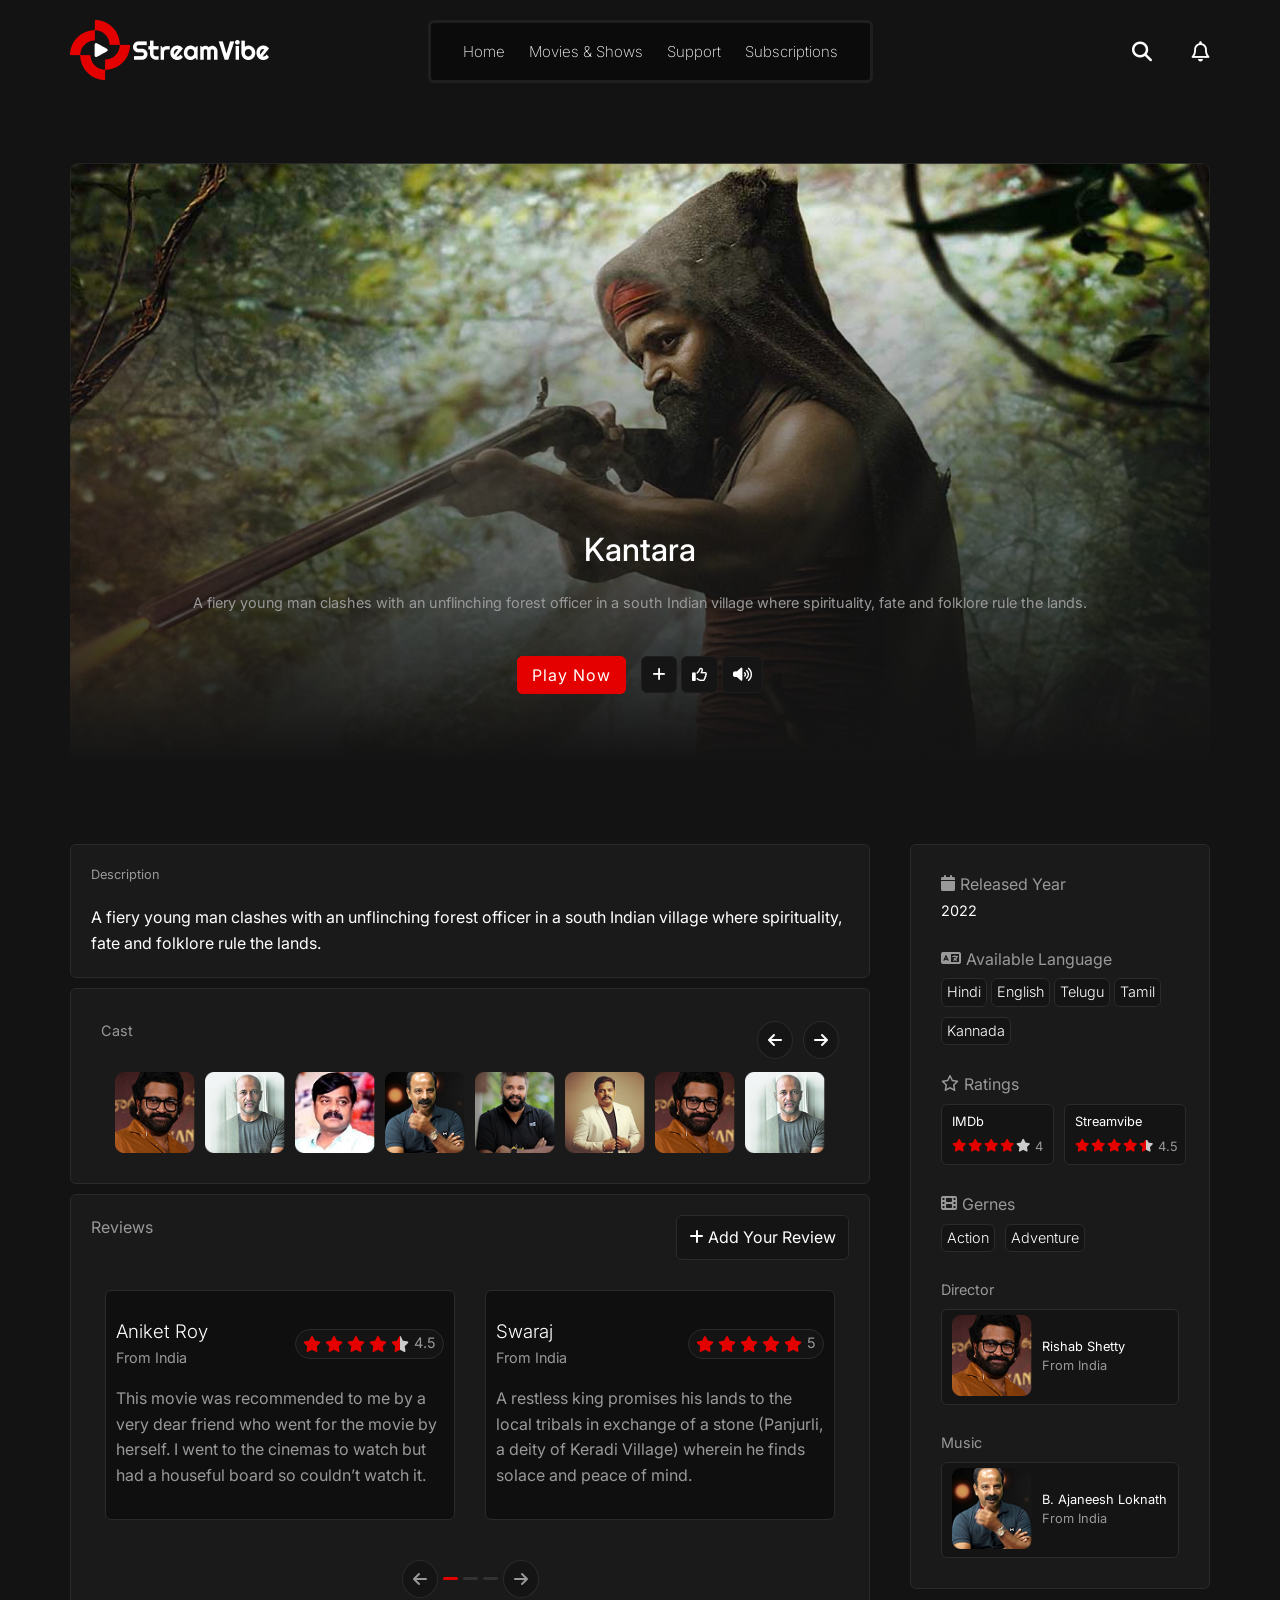
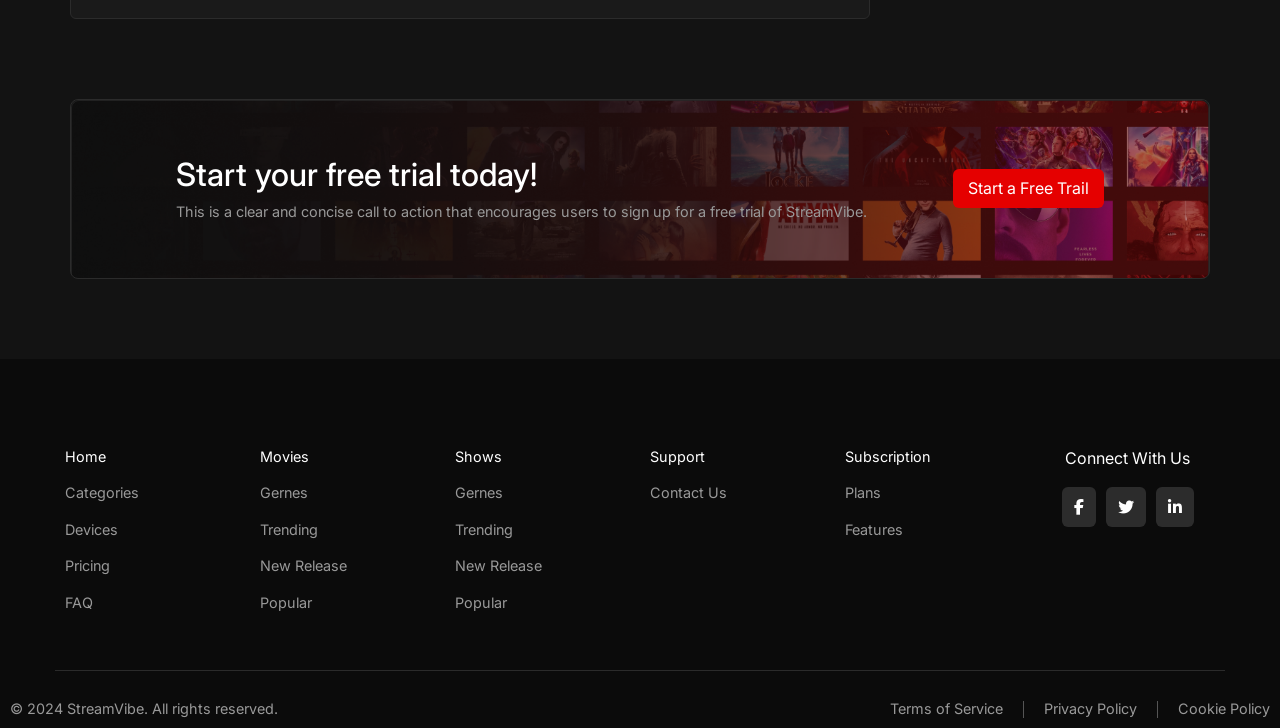
<file: page0.html>
<!doctype html>
<html lang="en">
  <head>
    <meta charset="UTF-8" />
    <meta name="viewport" content="width=device-width, initial-scale=1.0" />
    <title>Document</title>
    <link rel="stylesheet" href="css/normalize.css" />
    <link rel="stylesheet" href="css/all.min.css" />
    <link rel="stylesheet" href="css/website.css" />
    <link rel="preconnect" href="https://fonts.googleapis.com" />
    <link rel="preconnect" href="https://fonts.gstatic.com" crossorigin />
    <link
      href="https://fonts.googleapis.com/css2?family=Bai+Jamjuree:ital,wght@0,200;0,300;0,400;0,500;0,600;0,700;1,200;1,300;1,400;1,500;1,600;1,700&family=Cairo:wght@200..1000&family=Inter:ital,opsz,wght@0,14..32,100..900;1,14..32,100..900&family=Jomhuria&family=Open+Sans:ital,wght@0,300..800;1,300..800&family=Outfit:wght@100..900&family=Work+Sans:ital,wght@0,100..900;1,100..900&family=Young+Serif&display=swap"
      rel="stylesheet"
    />
  </head>
  <body>
    <header class="showes">
      <div class="container">
        <div class="logo">
          <img src="imgs.home&movies/Logo.png" alt="" />
        </div>
        <nav>
          <i class="fa-solid fa-bars menu-toggle"></i>
          <ul class="open nav-menu">
            <i class="fa-solid fa-magnifying-glass"></i>
            <i class="fa-regular fa-bell"></i>
            <li><a href="index.html">Home</a></li>
            <li><a href="showes.html">Movies & Shows</a></li>
            <li><a href="support.html">Support</a></li>
            <li><a href="subscribe.html">Subscriptions</a></li>
          </ul>
        </nav>
        <div class="icons">
          <i class="fa-solid fa-magnifying-glass"></i>
          <i class="fa-regular fa-bell"></i>
        </div>
      </div>
    </header>
    <div class="landing-0">
      <div class="container">
        <div class="kantara">
          <img src="imgs.showes/Container (3).png" alt="" />
          <div class="content">
            <h2>Kantara</h2>
            <p>
              A fiery young man clashes with an unflinching forest officer in a
              south Indian village where spirituality, fate and folklore rule
              the lands.
            </p>
            <div class="play">
              <div class="btn">
                <a href="pageOpen.html">Play Now</a>
              </div>
              <div class="icons">
                <i class="fa-solid fa-plus"></i>
                <i class="fa-regular fa-thumbs-up"></i>
                <i class="fa-solid fa-volume-high"></i>
              </div>
            </div>
          </div>
        </div>
      </div>
    </div>
    <div class="Content">
      <div class="container">
        <div class="left">
          <div class="description">
            <h3>Description</h3>
            <p>
              A fiery young man clashes with an unflinching forest officer in a
              south Indian village where spirituality, fate and folklore rule
              the lands.
            </p>
          </div>
          <div class="cast">
            <div class="head">
              <div class="title">
                <h3>Cast</h3>
              </div>
              <div class="arrows">
                <i class="fa-solid fa-arrow-left"></i>
                <i class="fa-solid fa-arrow-right"></i>
              </div>
            </div>
            <div class="actors">
              <img src="imgs.showes/Image.png" alt="" />
              <img src="imgs.showes/Image1.png" alt="" />
              <img src="imgs.showes/Image2.png" alt="" />
              <img src="imgs.showes/Image3.png" alt="" />
              <img src="imgs.showes/Image4.png" alt="" />
              <img src="imgs.showes/Image5.png" alt="" />
              <img src="imgs.showes/Image.png" alt="" />
              <img src="imgs.showes/Image1.png" alt="" />
            </div>
          </div>
          <div class="review">
            <div class="f-line">
              <h3>Reviews</h3>
              <div class="add">
                <i class="fa-solid fa-plus"></i>
                <span>Add Your Review</span>
              </div>
            </div>
            <div class="s-line">
              <div class="s-slider">
                <div class="s-wrapper">
                  <div class="cont">
                                      <div class="box">
                    <div class="name-rate">
                      <div class="name">
                        <h3>Aniket Roy</h3>
                        <span>From India</span>
                      </div>
                      <div class="rate">
                        <div class="stars four-half">
                <i class="fa-solid fa-star"></i>
                <i class="fa-solid fa-star"></i>
                <i class="fa-solid fa-star"></i>
                <i class="fa-solid fa-star"></i>
                <i class="fa-solid fa-star"></i>

                        </div>
                        <span>4.5</span>
                      </div>
                    </div>
                    <div class="text">
                      <p>
                        This movie was recommended to me by a very dear friend
                        who went for the movie by herself. I went to the cinemas
                        to watch but had a houseful board so couldn’t watch it.
                      </p>
                    </div>
                  </div>
                  <div class="box">
                    <div class="name-rate">
                      <div class="name">
                        <h3>Swaraj</h3>
                        <span>From India</span>
                      </div>
                      <div class="rate">
                        <div class="stars">
                <i class="fa-solid fa-star"></i>
                <i class="fa-solid fa-star"></i>
                <i class="fa-solid fa-star"></i>
                <i class="fa-solid fa-star"></i>
                <i class="fa-solid fa-star last"></i>
                        </div>
                        <span>5</span>
                      </div>
                    </div>
                    <div class="text">
                      <p>
A restless king promises his lands to the local tribals in exchange of a stone (Panjurli, a deity of Keradi Village) wherein he finds solace and peace of mind.
                      </p>
                    </div>
                  </div>
                  </div>
                  <div class="cont">
                  <div class="box">
                    <div class="name-rate">
                      <div class="name">
                        <h3>Swaraj</h3>
                        <span>From India</span>
                      </div>
                      <div class="rate">
                        <div class="stars four">
                <i class="fa-solid fa-star"></i>
                <i class="fa-solid fa-star"></i>
                <i class="fa-solid fa-star"></i>
                <i class="fa-solid fa-star"></i>
                <i class="fa-solid fa-star last"></i>
                        </div>
                        <span>4</span>
                      </div>
                    </div>
                    <div class="text">
                      <p>
A restless king promises his lands to the local tribals in exchange of a stone (Panjurli, a deity of Keradi Village) wherein he finds solace and peace of mind.
                      </p>
                    </div>
                  </div>
                  <div class="box">
                    <div class="name-rate">
                      <div class="name">
                        <h3>Aniket Roy</h3>
                        <span>From India</span>
                      </div>
                      <div class="rate">
                        <div class="stars three">
                <i class="fa-solid fa-star"></i>
                <i class="fa-solid fa-star"></i>
                <i class="fa-solid fa-star"></i>
                <i class="fa-solid fa-star"></i>
                <i class="fa-solid fa-star last"></i>
                        </div>
                        <span>3</span>
                      </div>
                    </div>
                    <div class="text">
                      <p>
                        This movie was recommended to me by a very dear friend
                        who went for the movie by herself. I went to the cinemas
                        to watch but had a houseful board so couldn’t watch it.
                      </p>
                    </div>
                  </div>
                  </div>

<div class="cont">
<div class="box">
                    <div class="name-rate">
                      <div class="name">
                        <h3>Aniket Roy</h3>
                        <span>From India</span>
                      </div>
                      <div class="rate">
                        <div class="stars">
                <i class="fa-solid fa-star"></i>
                <i class="fa-solid fa-star"></i>
                <i class="fa-solid fa-star"></i>
                <i class="fa-solid fa-star"></i>
                <i class="fa-solid fa-star last"></i>
                        </div>
                        <span>5</span>
                      </div>
                    </div>
                    <div class="text">
                      <p>
                        This movie was recommended to me by a very dear friend
                        who went for the movie by herself. I went to the cinemas
                        to watch but had a houseful board so couldn’t watch it.
                      </p>
                    </div>
                  </div>
                  <div class="box">
                    <div class="name-rate">
                      <div class="name">
                        <h3>Aniket Roy</h3>
                        <span>From India</span>
                      </div>
                      <div class="rate">
                        <div class="stars four-half">
                <i class="fa-solid fa-star"></i>
                <i class="fa-solid fa-star"></i>
                <i class="fa-solid fa-star"></i>
                <i class="fa-solid fa-star"></i>
                <i class="fa-solid fa-star last"></i>
                        </div>
                        <span>4.5</span>
                      </div>
                    </div>
                    <div class="text">
                      <p>
                        This movie was recommended to me by a very dear friend
                        who went for the movie by herself. I went to the cinemas
                        to watch but had a houseful board so couldn’t watch it.
                      </p>
                    </div>
                  </div>
</div>               

                </div>
              </div>
            </div>
            <div class="switch">
              <i class="prev fa-solid fa-arrow-left"></i>
              <span class="dot active"></span>
              <span class="dot"></span>
              <span class="dot"></span>
              <i class="next fa-solid fa-arrow-right"></i>
            </div>
          </div>
        </div>
        <div class="right">
          <div class="released">
            <div class="year">
              <i class="fa-solid fa-calendar"></i>
              <h4>Released Year</h4>
            </div>
            <span>2022</span>
          </div>
          <div class="available">
            <div class="language">
              <i class="fa-solid fa-language"></i>
              <h4>Available Language</h4>
            </div>
            <div class="languages">
              <span>Hindi</span>
              <span>English</span>
              <span>Telugu</span>
              <span>Tamil</span>
              <span>Kannada</span>
            </div>
          </div>
          <div class="rating">
            <div class="rate-t">
<i class="fa-regular fa-star"></i>              <h4>Ratings</h4>
            </div>
            <div class="ratings">
              <div class="Box">
                <h4>IMDb</h4>
                
                <div class="inner ">

                        <div class="stars four">
                <i class="fa-solid fa-star"></i>
                <i class="fa-solid fa-star"></i>
                <i class="fa-solid fa-star"></i>
                <i class="fa-solid fa-star"></i>
                <i class="fa-solid fa-star last"></i>
                        </div>
                        <span>4</span>
              </div>

                
              </div>
              <div class="Box">
                <h4>Streamvibe</h4>
                <div class="inner">
                        <div class="stars four-half">
                <i class="fa-solid fa-star"></i>
                <i class="fa-solid fa-star"></i>
                <i class="fa-solid fa-star"></i>
                <i class="fa-solid fa-star"></i>
                <i class="fa-solid fa-star"></i>

                        </div>
                        <span>4.5</span>
              </div>
              </div>
            </div>
            <div class="gernes">
              <div class="gerne">
                <i class="fa-solid fa-film"></i>
                <h4>Gernes</h4>
              </div>
              <div class="types">
                <span>Action</span>
                <span>Adventure</span>
              </div>
            </div>
            <div class="director">
              <h3>Director</h3>
              <div class="shetty">
                <div class="image">
                  <img src="imgs.showes/Image.png" alt="">
                </div>
                <div class="name">
                  <h4>Rishab Shetty</h4>
                  <span>From India</span>
              </div>
            </div>
          </div>
            <div class="music">
              <h3>Music</h3>
              <div class="lok">
                <div class="image">
                  <img src="imgs.showes/Image3.png" alt="">
                </div>
                <div class="name">
                  <h4>B. Ajaneesh Loknath</h4>
                  <span>From India</span>
              </div>
            </div>
          </div>
        </div>
      </div>
      
    </div>
    </div>
    <div class="free">
      <div class="container">
        <div class="trial">
          <div class="text">
            <h3>Start your free trial today!</h3>
            <p>
              This is a clear and concise call to action that encourages users
              to sign up for a free trial of StreamVibe.
            </p>
          </div>
          <div class="start">
            <a href="">Start a Free Trail</a>
          </div>
        </div>
      </div>
    </div>
    <footer>
      <div class="container">
          <div class="links">
              <a class="active" href="index.html">Home</a>
              <a href="categories.html">Categories</a>
              <a href="devices.html">Devices</a>
              <a href="pricing.html">Pricing</a>
              <a href="faq.html">FAQ</a>
          </div>
          <div class="links">
              <a class="active" href="page0.html">Movies</a>
              <a href="genres.html">Gernes</a>
              <a href="trending.html">Trending</a>
              <a href="new-releases.html">New Release</a>
              <a href="popular.html">Popular</a>
          </div>
          <div class="links">
              <a class="active" href="showes.html">Shows</a>
              <a href="genres.html">Gernes</a>
              <a href="trending.html">Trending</a>
              <a href="new-releases.html">New Release</a>
              <a href="popular.html">Popular</a>
          </div>
          <div class="links">
              <a class="active" href="support.html">Support</a>
              <a href="support.html">Contact Us</a>
          </div>
          <div class="links">
              <a class="active" href="subscribe.html">Subscription</a>
              <a href="plans.html">Plans</a>
              <a href="features.html">Features</a>
          </div>
          <div class="social">
              <p>Connect With Us</p>
              <div class="social-links">
                  <a href=""><i class="fa-brands fa-facebook-f"></i></a>
                  <a href=""><i class="fa-brands fa-twitter"></i></a>
                  <a href=""><i class="fa-brands fa-linkedin-in"></i></a>
              </div>
          </div>
      </div>
      <div class="last-line">
          <div class="text">
              <p>© 2024 StreamVibe. All rights reserved.</p>
          </div>
          <div class="policy">
              <a href="">Terms of Service</a>
              <a href="">Privacy Policy</a>
              <a href="">Cookie Policy</a>
          </div>
      </div>
    </footer>
  </body>
  <script src="js/main.js"></script>
  <script src="js/shows.js"></script>
</html>
</file>
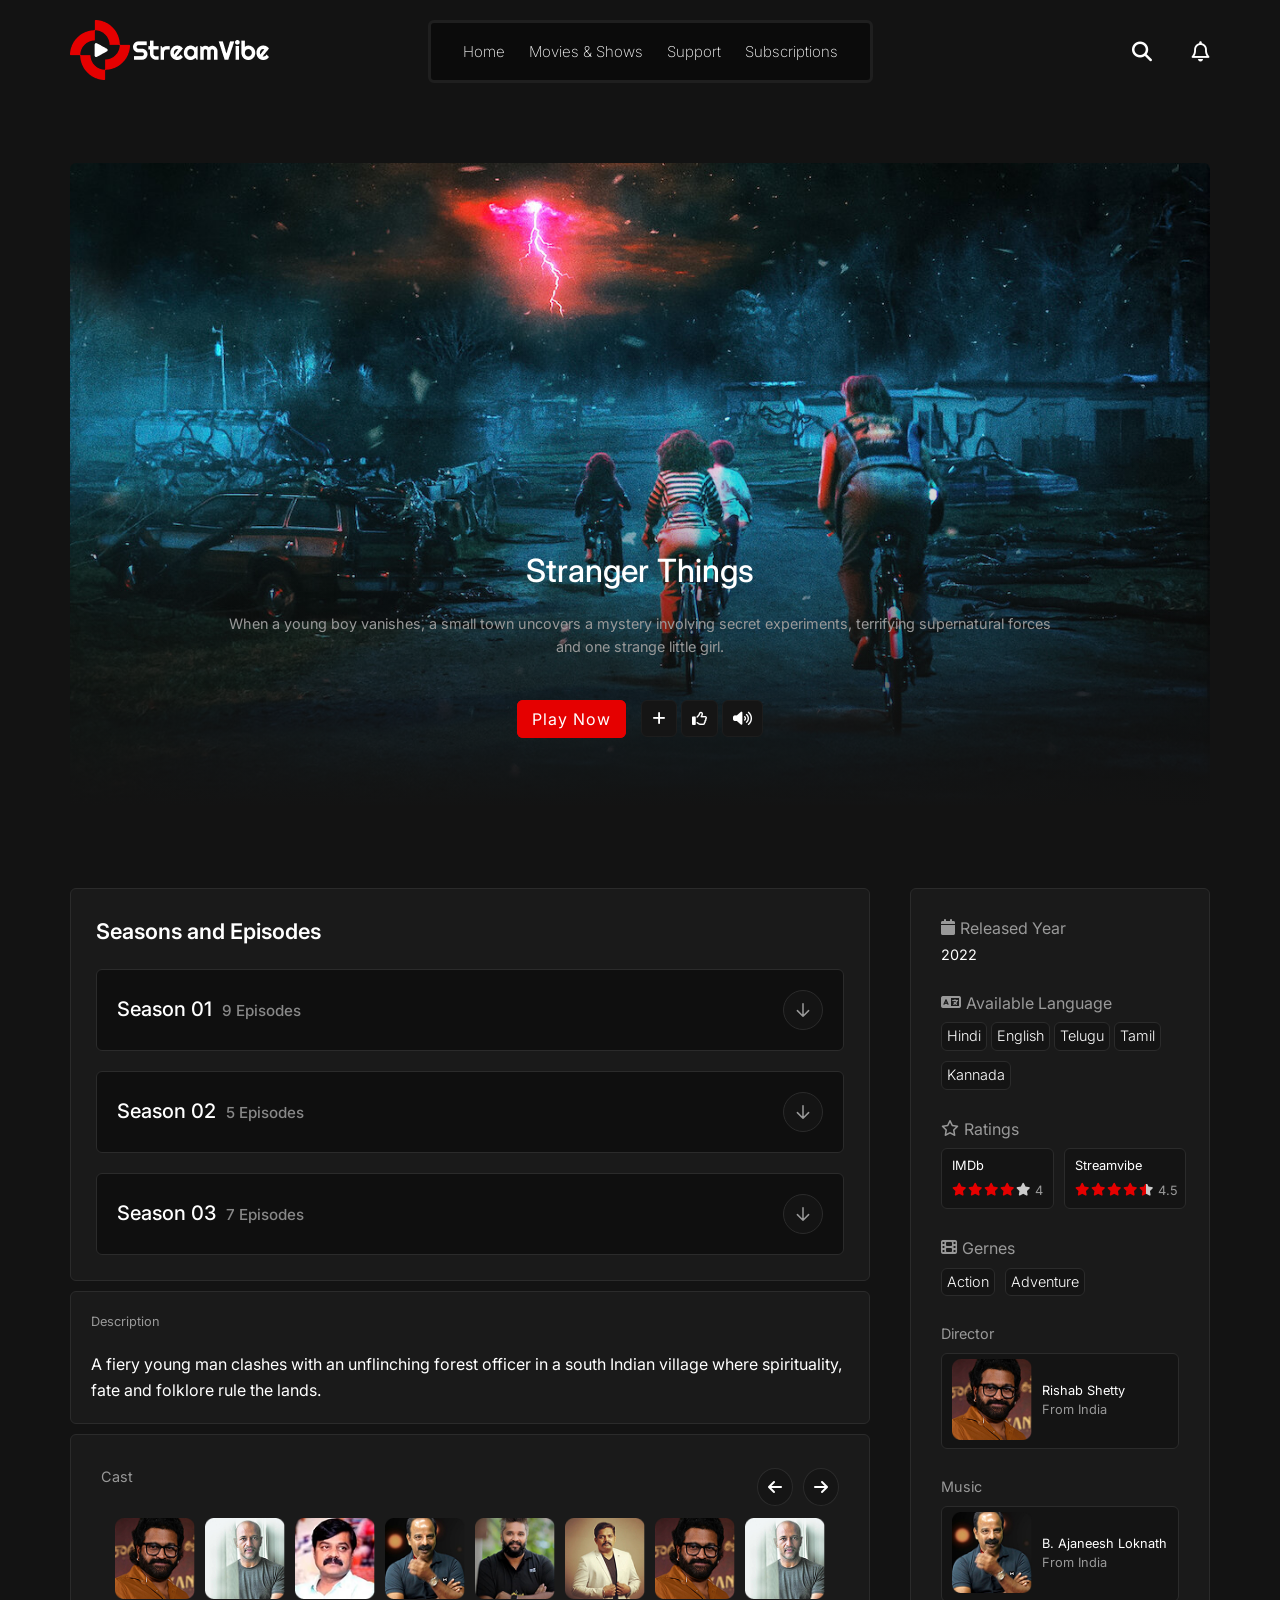
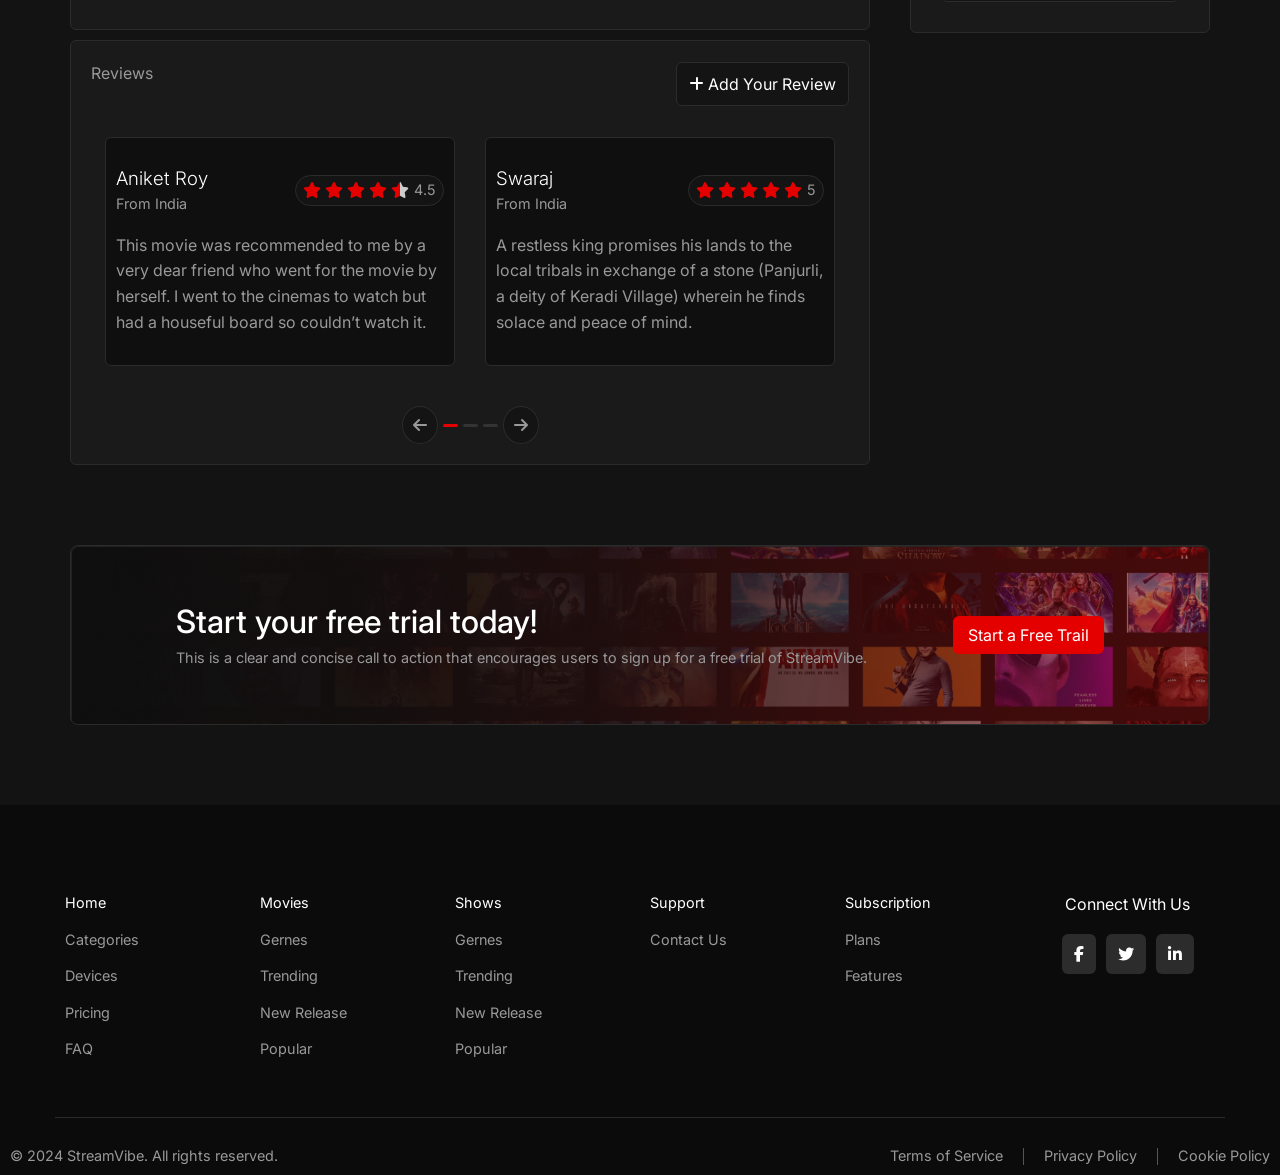
<file: pageOpen.html>
<!doctype html>
<html lang="en">
  <head>
    <meta charset="UTF-8" />
    <meta name="viewport" content="width=device-width, initial-scale=1.0" />
    <title>Document</title>
    <link rel="stylesheet" href="css/normalize.css" />
    <link rel="stylesheet" href="css/all.min.css" />
    <link rel="stylesheet" href="css/website.css" />
    <link rel="preconnect" href="https://fonts.googleapis.com" />
    <link rel="preconnect" href="https://fonts.gstatic.com" crossorigin />
    <link
      href="https://fonts.googleapis.com/css2?family=Bai+Jamjuree:ital,wght@0,200;0,300;0,400;0,500;0,600;0,700;1,200;1,300;1,400;1,500;1,600;1,700&family=Cairo:wght@200..1000&family=Inter:ital,opsz,wght@0,14..32,100..900;1,14..32,100..900&family=Jomhuria&family=Open+Sans:ital,wght@0,300..800;1,300..800&family=Outfit:wght@100..900&family=Work+Sans:ital,wght@0,100..900;1,100..900&family=Young+Serif&display=swap"
      rel="stylesheet"
    />
  </head>
  <body>
    <header class="showes">
      <div class="container">
        <div class="logo">
          <img src="imgs.home&movies/Logo.png" alt="" />
        </div>
        <nav>
          <i class="fa-solid fa-bars menu-toggle"></i>
          <ul class="open nav-menu">
            <i class="fa-solid fa-magnifying-glass"></i>
            <i class="fa-regular fa-bell"></i>
            <li><a href="index.html">Home</a></li>
            <li><a href="showes.html">Movies & Shows</a></li>
            <li><a href="support.html">Support</a></li>
            <li><a href="subscribe.html">Subscriptions</a></li>
          </ul>
        </nav>
        <div class="icons">
          <i class="fa-solid fa-magnifying-glass"></i>
          <i class="fa-regular fa-bell"></i>
        </div>
      </div>
    </header>
    <div class="landing-0">
      <div class="container">
        <div class="kantara grid">
          <img src="images/bbf004c01bb9f0f9dc2616088f1d1a153008cb7e.png" alt="" />
          <div class="content">
            <h2>Stranger Things</h2>
            <p>
              When a young boy vanishes, a small town uncovers a mystery involving secret experiments, terrifying supernatural forces and one strange little girl.
            </p>
            <div class="play">
              <div class="btn">
                <a href="">Play Now</a>
              </div>
              <div class="icons">
                <i class="fa-solid fa-plus"></i>
                <i class="fa-regular fa-thumbs-up"></i>
                <i class="fa-solid fa-volume-high"></i>
              </div>
            </div>
          </div>
        </div>
      </div>
    </div>
    <div class="Content">
      <div class="container">
        <div class="left">
          <div class="season">
            <h2>Seasons and Episodes</h2>
            <div class="sea">
              <div class="name">
                <h3>Season 01<span>9 Episodes</span></h3>
                <div class="svg">
                  <svg width="20" height="20" viewBox="0 0 20 20" fill="none" xmlns="http://www.w3.org/2000/svg">
                    <path d="M10 3.75V16.25M10 16.25L15.625 10.625M10 16.25L4.375 10.625"  stroke-width="1.5" stroke-linecap="round" stroke-linejoin="round"/>
                  </svg>
                </div>
              </div>
              <div class="episodes">
                <div class="ep">
                  <div class="image">
                    <span>01</span>
                    <img src="images/Sub Container.png" alt="">
                  </div>
                  <div class="info">
                    <h4>Chapter One : The Vanishing of Will Byers</h4>
                    <div class="time">
                      <svg width="20" height="20" viewBox="0 0 20 20" fill="none" xmlns="http://www.w3.org/2000/svg">
                        <path d="M10 5V10H13.75M17.5 10C17.5 14.1421 14.1421 17.5 10 17.5C5.85786 17.5 2.5 14.1421 2.5 10C2.5 5.85786 5.85786 2.5 10 2.5C14.1421 2.5 17.5 5.85786 17.5 10Z" stroke="#999999" stroke-linecap="round" stroke-linejoin="round"/>
                      </svg>
                      <span>45 min</span>
                    </div>
                    <p>On his way from a friend’s house, young Will sees something terrifying . Nearby, a sinister secret lurks in the depths of a government lab.</p>
                  
                  </div>
                </div>
                <div class="ep">
                  <div class="image">
                    <span>02</span>
                    <img src="images/Sub Container-1.png" alt="">
                  </div>
                  <div class="info">
                    <h4>Chapter Two: The Weirdo on Maple Street</h4>
                    <div class="time">
                      <svg width="20" height="20" viewBox="0 0 20 20" fill="none" xmlns="http://www.w3.org/2000/svg">
                        <path d="M10 5V10H13.75M17.5 10C17.5 14.1421 14.1421 17.5 10 17.5C5.85786 17.5 2.5 14.1421 2.5 10C2.5 5.85786 5.85786 2.5 10 2.5C14.1421 2.5 17.5 5.85786 17.5 10Z" stroke="#999999" stroke-linecap="round" stroke-linejoin="round"/>
                      </svg>
                      <span>56 min</span>
                    </div>
                    <p>Lucas, Mike and Dustin try to talk to the girl they found in the woods. Hopper questions an anxious Joyce about an unsettling phone call.</p>
                  
                  </div>
                </div>
                <div class="ep">
                  <div class="image">
                    <span>03</span>
                    <img src="images/Sub Container-2.png" alt="">
                  </div>
                  <div class="info">
                    <h4>Chapter Three: Holly, Jolly</h4>
                    <div class="time">
                      <svg width="20" height="20" viewBox="0 0 20 20" fill="none" xmlns="http://www.w3.org/2000/svg">
                        <path d="M10 5V10H13.75M17.5 10C17.5 14.1421 14.1421 17.5 10 17.5C5.85786 17.5 2.5 14.1421 2.5 10C2.5 5.85786 5.85786 2.5 10 2.5C14.1421 2.5 17.5 5.85786 17.5 10Z" stroke="#999999" stroke-linecap="round" stroke-linejoin="round"/>
                      </svg>
                      <span>52 min</span>
                    </div>
                    <p>An increasingly concerned Nancy looks for Barb and finds out what Jonathan's been up to. Joyce is convinced Will is trying to talk to her.</p>
                  
                  </div>
                </div>
                <div class="ep">
                  <div class="image">
                    <span>04</span>
                    <img src="images/Sub Container-3.png" alt="">
                  </div>
                  <div class="info">
                    <h4>Chapter Four: The Body</h4>
                    <div class="time">
                      <svg width="20" height="20" viewBox="0 0 20 20" fill="none" xmlns="http://www.w3.org/2000/svg">
                        <path d="M10 5V10H13.75M17.5 10C17.5 14.1421 14.1421 17.5 10 17.5C5.85786 17.5 2.5 14.1421 2.5 10C2.5 5.85786 5.85786 2.5 10 2.5C14.1421 2.5 17.5 5.85786 17.5 10Z" stroke="#999999" stroke-linecap="round" stroke-linejoin="round"/>
                      </svg>
                      <span>51 min</span>
                    </div>
                    <p>Refusing to believe Will is dead, Joyce tries to connect with her son. The boys give Eleven a makeover.</p>  
                  </div>
                </div>
                <div class="ep">
                  <div class="image">
                    <span>05</span>
                    <img src="images/Sub Container-4.png" alt="">
                  </div>
                  <div class="info">
                    <h4>Chapter Five: The Flea and the Acrobat</h4>
                    <div class="time">
                      <svg width="20" height="20" viewBox="0 0 20 20" fill="none" xmlns="http://www.w3.org/2000/svg">
                        <path d="M10 5V10H13.75M17.5 10C17.5 14.1421 14.1421 17.5 10 17.5C5.85786 17.5 2.5 14.1421 2.5 10C2.5 5.85786 5.85786 2.5 10 2.5C14.1421 2.5 17.5 5.85786 17.5 10Z" stroke="#999999" stroke-linecap="round" stroke-linejoin="round"/>
                      </svg>
                      <span>53 min</span>
                    </div>
                    <p>Hopper breaks into the lab while Nancy and Jonathan confront the force that took Will. The boys ask Mr. Clarke how to travel to another dimension.</p>
                  </div>
                </div>
                <div class="ep">
                  <div class="image">
                    <span>01</span>
                    <img src="images/Sub Container.png" alt="">
                  </div>
                  <div class="info">
                    <h4>Chapter One : The Vanishing of Will Byers</h4>
                    <div class="time">
                      <svg width="20" height="20" viewBox="0 0 20 20" fill="none" xmlns="http://www.w3.org/2000/svg">
                        <path d="M10 5V10H13.75M17.5 10C17.5 14.1421 14.1421 17.5 10 17.5C5.85786 17.5 2.5 14.1421 2.5 10C2.5 5.85786 5.85786 2.5 10 2.5C14.1421 2.5 17.5 5.85786 17.5 10Z" stroke="#999999" stroke-linecap="round" stroke-linejoin="round"/>
                      </svg>
                      <span>45 min</span>
                    </div>
                    <p>On his way from a friend’s house, young Will sees something terrifying . Nearby, a sinister secret lurks in the depths of a government lab.</p>
                  </div>
                </div>
                <div class="ep">
                  <div class="image">
                    <span>01</span>
                    <img src="images/Sub Container.png" alt="">
                  </div>
                  <div class="info">
                    <h4>Chapter One : The Vanishing of Will Byers</h4>
                    <div class="time">
                      <svg width="20" height="20" viewBox="0 0 20 20" fill="none" xmlns="http://www.w3.org/2000/svg">
                        <path d="M10 5V10H13.75M17.5 10C17.5 14.1421 14.1421 17.5 10 17.5C5.85786 17.5 2.5 14.1421 2.5 10C2.5 5.85786 5.85786 2.5 10 2.5C14.1421 2.5 17.5 5.85786 17.5 10Z" stroke="#999999" stroke-linecap="round" stroke-linejoin="round"/>
                      </svg>
                      <span>45 min</span>
                    </div>
                    <p>On his way from a friend’s house, young Will sees something terrifying . Nearby, a sinister secret lurks in the depths of a government lab.</p>
                  
                  </div>
                </div>
                <div class="ep">
                  <div class="image">
                    <span>01</span>
                    <img src="images/Sub Container.png" alt="">
                  </div>
                  <div class="info">
                    <h4>Chapter One : The Vanishing of Will Byers</h4>
                    <div class="time">
                      <svg width="20" height="20" viewBox="0 0 20 20" fill="none" xmlns="http://www.w3.org/2000/svg">
                        <path d="M10 5V10H13.75M17.5 10C17.5 14.1421 14.1421 17.5 10 17.5C5.85786 17.5 2.5 14.1421 2.5 10C2.5 5.85786 5.85786 2.5 10 2.5C14.1421 2.5 17.5 5.85786 17.5 10Z" stroke="#999999" stroke-linecap="round" stroke-linejoin="round"/>
                      </svg>
                      <span>45 min</span>
                    </div>
                    <p>On his way from a friend’s house, young Will sees something terrifying . Nearby, a sinister secret lurks in the depths of a government lab.</p>
                  
                  </div>
                </div>
                <div class="ep">
                  <div class="image">
                    <span>01</span>
                    <img src="images/Sub Container.png" alt="">
                  </div>
                  <div class="info">
                    <h4>Chapter One : The Vanishing of Will Byers</h4>
                    <div class="time">
                      <svg width="20" height="20" viewBox="0 0 20 20" fill="none" xmlns="http://www.w3.org/2000/svg">
                        <path d="M10 5V10H13.75M17.5 10C17.5 14.1421 14.1421 17.5 10 17.5C5.85786 17.5 2.5 14.1421 2.5 10C2.5 5.85786 5.85786 2.5 10 2.5C14.1421 2.5 17.5 5.85786 17.5 10Z" stroke="#999999" stroke-linecap="round" stroke-linejoin="round"/>
                      </svg>
                      <span>45 min</span>
                    </div>
                    <p>On his way from a friend’s house, young Will sees something terrifying . Nearby, a sinister secret lurks in the depths of a government lab.</p>
                  
                  </div>
                </div>
                <div class="ep">
                  <div class="image">
                    <span>01</span>
                    <img src="images/Sub Container.png" alt="">
                  </div>
                  <div class="info">
                    <h4>Chapter One : The Vanishing of Will Byers</h4>
                    <div class="time">
                      <svg width="20" height="20" viewBox="0 0 20 20" fill="none" xmlns="http://www.w3.org/2000/svg">
                        <path d="M10 5V10H13.75M17.5 10C17.5 14.1421 14.1421 17.5 10 17.5C5.85786 17.5 2.5 14.1421 2.5 10C2.5 5.85786 5.85786 2.5 10 2.5C14.1421 2.5 17.5 5.85786 17.5 10Z" stroke="#999999" stroke-linecap="round" stroke-linejoin="round"/>
                      </svg>
                      <span>45 min</span>
                    </div>
                    <p>On his way from a friend’s house, young Will sees something terrifying . Nearby, a sinister secret lurks in the depths of a government lab.</p>
                  
                  </div>
                </div>
              </div>
            </div>
            <div class="sea">
              <div class="name">
                <h3>Season 02<span>5 Episodes</span></h3>
                <div class="svg">
                  <svg width="20" height="20" viewBox="0 0 20 20" fill="none" xmlns="http://www.w3.org/2000/svg">
                    <path d="M10 3.75V16.25M10 16.25L15.625 10.625M10 16.25L4.375 10.625"  stroke-width="1.5" stroke-linecap="round" stroke-linejoin="round"/>
                  </svg>
                </div>
              </div>
              <div class="episodes">
                <div class="ep">
                  <div class="image">
                    <span>01</span>
                    <img src="images/Sub Container.png" alt="">
                  </div>
                  <div class="info">
                    <h4>Chapter One : The Vanishing of Will Byers</h4>
                    <div class="time">
                      <svg width="20" height="20" viewBox="0 0 20 20" fill="none" xmlns="http://www.w3.org/2000/svg">
                        <path d="M10 5V10H13.75M17.5 10C17.5 14.1421 14.1421 17.5 10 17.5C5.85786 17.5 2.5 14.1421 2.5 10C2.5 5.85786 5.85786 2.5 10 2.5C14.1421 2.5 17.5 5.85786 17.5 10Z" stroke="#999999" stroke-linecap="round" stroke-linejoin="round"/>
                      </svg>
                      <span>45 min</span>
                    </div>
                    <p>On his way from a friend’s house, young Will sees something terrifying . Nearby, a sinister secret lurks in the depths of a government lab.</p>
                  
                  </div>
                </div>
                <div class="ep">
                  <div class="image">
                    <span>02</span>
                    <img src="images/Sub Container-1.png" alt="">
                  </div>
                  <div class="info">
                    <h4>Chapter Two: The Weirdo on Maple Street</h4>
                    <div class="time">
                      <svg width="20" height="20" viewBox="0 0 20 20" fill="none" xmlns="http://www.w3.org/2000/svg">
                        <path d="M10 5V10H13.75M17.5 10C17.5 14.1421 14.1421 17.5 10 17.5C5.85786 17.5 2.5 14.1421 2.5 10C2.5 5.85786 5.85786 2.5 10 2.5C14.1421 2.5 17.5 5.85786 17.5 10Z" stroke="#999999" stroke-linecap="round" stroke-linejoin="round"/>
                      </svg>
                      <span>56 min</span>
                    </div>
                    <p>Lucas, Mike and Dustin try to talk to the girl they found in the woods. Hopper questions an anxious Joyce about an unsettling phone call.</p>
                  
                  </div>
                </div>
                <div class="ep">
                  <div class="image">
                    <span>03</span>
                    <img src="images/Sub Container-2.png" alt="">
                  </div>
                  <div class="info">
                    <h4>Chapter Three: Holly, Jolly</h4>
                    <div class="time">
                      <svg width="20" height="20" viewBox="0 0 20 20" fill="none" xmlns="http://www.w3.org/2000/svg">
                        <path d="M10 5V10H13.75M17.5 10C17.5 14.1421 14.1421 17.5 10 17.5C5.85786 17.5 2.5 14.1421 2.5 10C2.5 5.85786 5.85786 2.5 10 2.5C14.1421 2.5 17.5 5.85786 17.5 10Z" stroke="#999999" stroke-linecap="round" stroke-linejoin="round"/>
                      </svg>
                      <span>52 min</span>
                    </div>
                    <p>An increasingly concerned Nancy looks for Barb and finds out what Jonathan's been up to. Joyce is convinced Will is trying to talk to her.</p>
                  
                  </div>
                </div>
                <div class="ep">
                  <div class="image">
                    <span>04</span>
                    <img src="images/Sub Container-3.png" alt="">
                  </div>
                  <div class="info">
                    <h4>Chapter Four: The Body</h4>
                    <div class="time">
                      <svg width="20" height="20" viewBox="0 0 20 20" fill="none" xmlns="http://www.w3.org/2000/svg">
                        <path d="M10 5V10H13.75M17.5 10C17.5 14.1421 14.1421 17.5 10 17.5C5.85786 17.5 2.5 14.1421 2.5 10C2.5 5.85786 5.85786 2.5 10 2.5C14.1421 2.5 17.5 5.85786 17.5 10Z" stroke="#999999" stroke-linecap="round" stroke-linejoin="round"/>
                      </svg>
                      <span>51 min</span>
                    </div>
                    <p>Refusing to believe Will is dead, Joyce tries to connect with her son. The boys give Eleven a makeover.</p>
                  
                  </div>
                </div>
                <div class="ep">
                  <div class="image">
                    <span>05</span>
                    <img src="images/Sub Container-4.png" alt="">
                  </div>
                  <div class="info">
                    <h4>Chapter Five: The Flea and the Acrobat</h4>
                    <div class="time">
                      <svg width="20" height="20" viewBox="0 0 20 20" fill="none" xmlns="http://www.w3.org/2000/svg">
                        <path d="M10 5V10H13.75M17.5 10C17.5 14.1421 14.1421 17.5 10 17.5C5.85786 17.5 2.5 14.1421 2.5 10C2.5 5.85786 5.85786 2.5 10 2.5C14.1421 2.5 17.5 5.85786 17.5 10Z" stroke="#999999" stroke-linecap="round" stroke-linejoin="round"/>
                      </svg>
                      <span>53 min</span>
                    </div>
                    <p>Hopper breaks into the lab while Nancy and Jonathan confront the force that took Will. The boys ask Mr. Clarke how to travel to another dimension.</p>
  
                  </div>
                </div>
              </div>
            </div>
            <div class="sea">
              <div class="name">
                <h3>Season 03<span>7 Episodes</span></h3>
                <div class="svg">
                  <svg width="20" height="20" viewBox="0 0 20 20" fill="none" xmlns="http://www.w3.org/2000/svg">
                    <path d="M10 3.75V16.25M10 16.25L15.625 10.625M10 16.25L4.375 10.625"  stroke-width="1.5" stroke-linecap="round" stroke-linejoin="round"/>
                  </svg>
                </div>
              </div>
              <div class="episodes">
                <div class="ep">
                  <div class="image">
                    <span>01</span>
                    <img src="images/Sub Container.png" alt="">
                  </div>
                  <div class="info">
                    <h4>Chapter One : The Vanishing of Will Byers</h4>
                    <div class="time">
                      <svg width="20" height="20" viewBox="0 0 20 20" fill="none" xmlns="http://www.w3.org/2000/svg">
                        <path d="M10 5V10H13.75M17.5 10C17.5 14.1421 14.1421 17.5 10 17.5C5.85786 17.5 2.5 14.1421 2.5 10C2.5 5.85786 5.85786 2.5 10 2.5C14.1421 2.5 17.5 5.85786 17.5 10Z" stroke="#999999" stroke-linecap="round" stroke-linejoin="round"/>
                      </svg>
                      <span>45 min</span>
                    </div>
                    <p>On his way from a friend’s house, young Will sees something terrifying . Nearby, a sinister secret lurks in the depths of a government lab.</p>
                  </div>
                </div>
                <div class="ep">
                  <div class="image">
                    <span>02</span>
                    <img src="images/Sub Container-1.png" alt="">
                  </div>
                  <div class="info">
                    <h4>Chapter Two: The Weirdo on Maple Street</h4>
                    <div class="time">
                      <svg width="20" height="20" viewBox="0 0 20 20" fill="none" xmlns="http://www.w3.org/2000/svg">
                        <path d="M10 5V10H13.75M17.5 10C17.5 14.1421 14.1421 17.5 10 17.5C5.85786 17.5 2.5 14.1421 2.5 10C2.5 5.85786 5.85786 2.5 10 2.5C14.1421 2.5 17.5 5.85786 17.5 10Z" stroke="#999999" stroke-linecap="round" stroke-linejoin="round"/>
                      </svg>
                      <span>56 min</span>
                    </div>
                    <p>Lucas, Mike and Dustin try to talk to the girl they found in the woods. Hopper questions an anxious Joyce about an unsettling phone call.</p>
                  
                  </div>
                </div>
                <div class="ep">
                  <div class="image">
                    <span>03</span>
                    <img src="images/Sub Container-2.png" alt="">
                  </div>
                  <div class="info">
                    <h4>Chapter Three: Holly, Jolly</h4>
                    <div class="time">
                      <svg width="20" height="20" viewBox="0 0 20 20" fill="none" xmlns="http://www.w3.org/2000/svg">
                        <path d="M10 5V10H13.75M17.5 10C17.5 14.1421 14.1421 17.5 10 17.5C5.85786 17.5 2.5 14.1421 2.5 10C2.5 5.85786 5.85786 2.5 10 2.5C14.1421 2.5 17.5 5.85786 17.5 10Z" stroke="#999999" stroke-linecap="round" stroke-linejoin="round"/>
                      </svg>
                      <span>52 min</span>
                    </div>
                    <p>An increasingly concerned Nancy looks for Barb and finds out what Jonathan's been up to. Joyce is convinced Will is trying to talk to her.</p>
                  </div>
                </div>
                <div class="ep">
                  <div class="image">
                    <span>04</span>
                    <img src="images/Sub Container-3.png" alt="">
                  </div>
                  <div class="info">
                    <h4>Chapter Four: The Body</h4>
                    <div class="time">
                      <svg width="20" height="20" viewBox="0 0 20 20" fill="none" xmlns="http://www.w3.org/2000/svg">
                        <path d="M10 5V10H13.75M17.5 10C17.5 14.1421 14.1421 17.5 10 17.5C5.85786 17.5 2.5 14.1421 2.5 10C2.5 5.85786 5.85786 2.5 10 2.5C14.1421 2.5 17.5 5.85786 17.5 10Z" stroke="#999999" stroke-linecap="round" stroke-linejoin="round"/>
                      </svg>
                      <span>51 min</span>
                    </div>
                    <p>Refusing to believe Will is dead, Joyce tries to connect with her son. The boys ask Mr. Clarke how to travel to another dimension.</p>
                  </div>
                </div>
                <div class="ep">
                  <div class="image">
                    <span>05</span>
                    <img src="images/Sub Container-4.png" alt="">
                  </div>
                  <div class="info">
                    <h4>Chapter Five: The Flea and the Acrobat</h4>
                    <div class="time">
                      <svg width="20" height="20" viewBox="0 0 20 20" fill="none" xmlns="http://www.w3.org/2000/svg">
                        <path d="M10 5V10H13.75M17.5 10C17.5 14.1421 14.1421 17.5 10 17.5C5.85786 17.5 2.5 14.1421 2.5 10C2.5 5.85786 5.85786 2.5 10 2.5C14.1421 2.5 17.5 5.85786 17.5 10Z" stroke="#999999" stroke-linecap="round" stroke-linejoin="round"/>
                      </svg>
                      <span>53 min</span>
                    </div>
                    <p>Hopper breaks into the lab while Nancy and Jonathan confront the force that took Will. The boys ask Mr. Clarke how to travel to another dimension.</p>
                  </div>
                </div>
                <div class="ep">
                  <div class="image">
                    <span>02</span>
                    <img src="images/Sub Container-1.png" alt="">
                  </div>
                  <div class="info">
                    <h4>Chapter Two: The Weirdo on Maple Street</h4>
                    <div class="time">
                      <svg width="20" height="20" viewBox="0 0 20 20" fill="none" xmlns="http://www.w3.org/2000/svg">
                        <path d="M10 5V10H13.75M17.5 10C17.5 14.1421 14.1421 17.5 10 17.5C5.85786 17.5 2.5 14.1421 2.5 10C2.5 5.85786 5.85786 2.5 10 2.5C14.1421 2.5 17.5 5.85786 17.5 10Z" stroke="#999999" stroke-linecap="round" stroke-linejoin="round"/>
                      </svg>
                      <span>56 min</span>
                    </div>
                    <p>Lucas, Mike and Dustin try to talk to the girl they found in the woods. Hopper questions an anxious Joyce about an unsettling phone call.</p>  
                  </div>
                </div>
                <div class="ep">
                  <div class="image">
                    <span>02</span>
                    <img src="images/Sub Container-1.png" alt="">
                  </div>
                  <div class="info">
                    <h4>Chapter Two: The Weirdo on Maple Street</h4>
                    <div class="time">
                      <svg width="20" height="20" viewBox="0 0 20 20" fill="none" xmlns="http://www.w3.org/2000/svg">
                        <path d="M10 5V10H13.75M17.5 10C17.5 14.1421 14.1421 17.5 10 17.5C5.85786 17.5 2.5 14.1421 2.5 10C2.5 5.85786 5.85786 2.5 10 2.5C14.1421 2.5 17.5 5.85786 17.5 10Z" stroke="#999999" stroke-linecap="round" stroke-linejoin="round"/>
                      </svg>
                      <span>56 min</span>
                    </div>
                    <p>Lucas, Mike and Dustin try to talk to the girl they found in the woods. Hopper questions an anxious Joyce about an unsettling phone call.</p>  
                  </div>
                </div>
              </div>
            </div>
          </div>
          <div class="description">
            <h3>Description</h3>
            <p>
              A fiery young man clashes with an unflinching forest officer in a
              south Indian village where spirituality, fate and folklore rule
              the lands.
            </p>
          </div>
          <div class="cast">
            <div class="head">
              <div class="title">
                <h3>Cast</h3>
              </div>
              <div class="arrows">
                <i class="fa-solid fa-arrow-left"></i>
                <i class="fa-solid fa-arrow-right"></i>
              </div>
            </div>
            <div class="actors">
              <img src="imgs.showes/Image.png" alt="" />
              <img src="imgs.showes/Image1.png" alt="" />
              <img src="imgs.showes/Image2.png" alt="" />
              <img src="imgs.showes/Image3.png" alt="" />
              <img src="imgs.showes/Image4.png" alt="" />
              <img src="imgs.showes/Image5.png" alt="" />
              <img src="imgs.showes/Image.png" alt="" />
              <img src="imgs.showes/Image1.png" alt="" />
            </div>
          </div>
          <div class="review">
            <div class="f-line">
              <h3>Reviews</h3>
              <div class="add">
                <i class="fa-solid fa-plus"></i>
                <span>Add Your Review</span>
              </div>
            </div>
            <div class="s-line">
              <div class="s-slider">
                <div class="s-wrapper">
                  <div class="cont">
                                      <div class="box">
                    <div class="name-rate">
                      <div class="name">
                        <h3>Aniket Roy</h3>
                        <span>From India</span>
                      </div>
                      <div class="rate">
                        <div class="stars four-half">
                <i class="fa-solid fa-star"></i>
                <i class="fa-solid fa-star"></i>
                <i class="fa-solid fa-star"></i>
                <i class="fa-solid fa-star"></i>
                <i class="fa-solid fa-star"></i>

                        </div>
                        <span>4.5</span>
                      </div>
                    </div>
                    <div class="text">
                      <p>
                        This movie was recommended to me by a very dear friend
                        who went for the movie by herself. I went to the cinemas
                        to watch but had a houseful board so couldn’t watch it.
                      </p>
                    </div>
                  </div>
                  <div class="box">
                    <div class="name-rate">
                      <div class="name">
                        <h3>Swaraj</h3>
                        <span>From India</span>
                      </div>
                      <div class="rate">
                        <div class="stars">
                <i class="fa-solid fa-star"></i>
                <i class="fa-solid fa-star"></i>
                <i class="fa-solid fa-star"></i>
                <i class="fa-solid fa-star"></i>
                <i class="fa-solid fa-star last"></i>
                        </div>
                        <span>5</span>
                      </div>
                    </div>
                    <div class="text">
                      <p>
            A restless king promises his lands to the local tribals in exchange of a stone (Panjurli, a deity of Keradi Village) wherein he finds solace and peace of mind.
                      </p>
                    </div>
                  </div>
                  </div>
                  <div class="cont">
                  <div class="box">
                    <div class="name-rate">
                      <div class="name">
                        <h3>Swaraj</h3>
                        <span>From India</span>
                      </div>
                      <div class="rate">
                        <div class="stars four">
                <i class="fa-solid fa-star"></i>
                <i class="fa-solid fa-star"></i>
                <i class="fa-solid fa-star"></i>
                <i class="fa-solid fa-star"></i>
                <i class="fa-solid fa-star last"></i>
                        </div>
                        <span>4</span>
                      </div>
                    </div>
                    <div class="text">
                      <p>
A restless king promises his lands to the local tribals in exchange of a stone (Panjurli, a deity of Keradi Village) wherein he finds solace and peace of mind.
                      </p>
                    </div>
                  </div>
                  <div class="box">
                    <div class="name-rate">
                      <div class="name">
                        <h3>Aniket Roy</h3>
                        <span>From India</span>
                      </div>
                      <div class="rate">
                        <div class="stars three">
                <i class="fa-solid fa-star"></i>
                <i class="fa-solid fa-star"></i>
                <i class="fa-solid fa-star"></i>
                <i class="fa-solid fa-star"></i>
                <i class="fa-solid fa-star last"></i>
                        </div>
                        <span>3</span>
                      </div>
                    </div>
                    <div class="text">
                      <p>
                        This movie was recommended to me by a very dear friend
                        who went for the movie by herself. I went to the cinemas
                        to watch but had a houseful board so couldn’t watch it.
                      </p>
                    </div>
                  </div>
                  </div>

<div class="cont">
<div class="box">
                    <div class="name-rate">
                      <div class="name">
                        <h3>Aniket Roy</h3>
                        <span>From India</span>
                      </div>
                      <div class="rate">
                        <div class="stars">
                <i class="fa-solid fa-star"></i>
                <i class="fa-solid fa-star"></i>
                <i class="fa-solid fa-star"></i>
                <i class="fa-solid fa-star"></i>
                <i class="fa-solid fa-star last"></i>
                        </div>
                        <span>5</span>
                      </div>
                    </div>
                    <div class="text">
                      <p>
                        This movie was recommended to me by a very dear friend
                        who went for the movie by herself. I went to the cinemas
                        to watch but had a houseful board so couldn’t watch it.
                      </p>
                    </div>
                  </div>
                  <div class="box">
                    <div class="name-rate">
                      <div class="name">
                        <h3>Aniket Roy</h3>
                        <span>From India</span>
                      </div>
                      <div class="rate">
                        <div class="stars four-half">
                <i class="fa-solid fa-star"></i>
                <i class="fa-solid fa-star"></i>
                <i class="fa-solid fa-star"></i>
                <i class="fa-solid fa-star"></i>
                <i class="fa-solid fa-star last"></i>
                        </div>
                        <span>4.5</span>
                      </div>
                    </div>
                    <div class="text">
                      <p>
                        This movie was recommended to me by a very dear friend
                        who went for the movie by herself. I went to the cinemas
                        to watch but had a houseful board so couldn’t watch it.
                      </p>
                    </div>
                  </div>
</div>               

                </div>
              </div>
            </div>
            <div class="switch">
              <i class="prev fa-solid fa-arrow-left"></i>
              <span class="dot active"></span>
              <span class="dot"></span>
              <span class="dot"></span>
              <i class="next fa-solid fa-arrow-right"></i>
            </div>
          </div>
        </div>
        <div class="right">
          <div class="released">
            <div class="year">
              <i class="fa-solid fa-calendar"></i>
              <h4>Released Year</h4>
            </div>
            <span>2022</span>
          </div>
          <div class="available">
            <div class="language">
              <i class="fa-solid fa-language"></i>
              <h4>Available Language</h4>
            </div>
            <div class="languages">
              <span>Hindi</span>
              <span>English</span>
              <span>Telugu</span>
              <span>Tamil</span>
              <span>Kannada</span>
            </div>
          </div>
          <div class="rating">
            <div class="rate-t">
<i class="fa-regular fa-star"></i>              <h4>Ratings</h4>
            </div>
            <div class="ratings">
              <div class="Box">
                <h4>IMDb</h4>
                
                <div class="inner ">

                        <div class="stars four">
                <i class="fa-solid fa-star"></i>
                <i class="fa-solid fa-star"></i>
                <i class="fa-solid fa-star"></i>
                <i class="fa-solid fa-star"></i>
                <i class="fa-solid fa-star last"></i>
                        </div>
                        <span>4</span>
              </div>

                
              </div>
              <div class="Box">
                <h4>Streamvibe</h4>
                <div class="inner">
                        <div class="stars four-half">
                <i class="fa-solid fa-star"></i>
                <i class="fa-solid fa-star"></i>
                <i class="fa-solid fa-star"></i>
                <i class="fa-solid fa-star"></i>
                <i class="fa-solid fa-star"></i>

                        </div>
                        <span>4.5</span>
              </div>
              </div>
            </div>
            <div class="gernes">
              <div class="gerne">
                <i class="fa-solid fa-film"></i>
                <h4>Gernes</h4>
              </div>
              <div class="types">
                <span>Action</span>
                <span>Adventure</span>
              </div>
            </div>
            <div class="director">
              <h3>Director</h3>
              <div class="shetty">
                <div class="image">
                  <img src="imgs.showes/Image.png" alt="">
                </div>
                <div class="name">
                  <h4>Rishab Shetty</h4>
                  <span>From India</span>
              </div>
            </div>
          </div>
            <div class="music">
              <h3>Music</h3>
              <div class="lok">
                <div class="image">
                  <img src="imgs.showes/Image3.png" alt="">
                </div>
                <div class="name">
                  <h4>B. Ajaneesh Loknath</h4>
                  <span>From India</span>
              </div>
            </div>
          </div>
        </div>
      </div>
      
      </div>
    </div>
    <div class="free">
      <div class="container">
        <div class="trial">
          <div class="text">
            <h3>Start your free trial today!</h3>
            <p>
              This is a clear and concise call to action that encourages users
              to sign up for a free trial of StreamVibe.
            </p>
          </div>
          <div class="start">
            <a href="">Start a Free Trail</a>
          </div>
        </div>
      </div>
    </div>
    <footer>
      <div class="container">
          <div class="links">
              <a class="active" href="index.html">Home</a>
              <a href="categories.html">Categories</a>
              <a href="devices.html">Devices</a>
              <a href="pricing.html">Pricing</a>
              <a href="faq.html">FAQ</a>
          </div>
          <div class="links">
              <a class="active" href="page0.html">Movies</a>
              <a href="genres.html">Gernes</a>
              <a href="trending.html">Trending</a>
              <a href="new-releases.html">New Release</a>
              <a href="popular.html">Popular</a>
          </div>
          <div class="links">
              <a class="active" href="showes.html">Shows</a>
              <a href="genres.html">Gernes</a>
              <a href="trending.html">Trending</a>
              <a href="new-releases.html">New Release</a>
              <a href="popular.html">Popular</a>
          </div>
          <div class="links">
              <a class="active" href="support.html">Support</a>
              <a href="support.html">Contact Us</a>
          </div>
          <div class="links">
              <a class="active" href="subscribe.html">Subscription</a>
              <a href="plans.html">Plans</a>
              <a href="features.html">Features</a>
          </div>
          <div class="social">
              <p>Connect With Us</p>
              <div class="social-links">
                  <a href=""><i class="fa-brands fa-facebook-f"></i></a>
                  <a href=""><i class="fa-brands fa-twitter"></i></a>
                  <a href=""><i class="fa-brands fa-linkedin-in"></i></a>
              </div>
          </div>
      </div>
      <div class="last-line">
          <div class="text">
              <p>© 2024 StreamVibe. All rights reserved.</p>
          </div>
          <div class="policy">
              <a href="">Terms of Service</a>
              <a href="">Privacy Policy</a>
              <a href="">Cookie Policy</a>
          </div>
      </div>
  </footer>
  <script src="js/main.js"></script>
  <script src="js/shows.js"></script>
  </body>
</html>
</file>
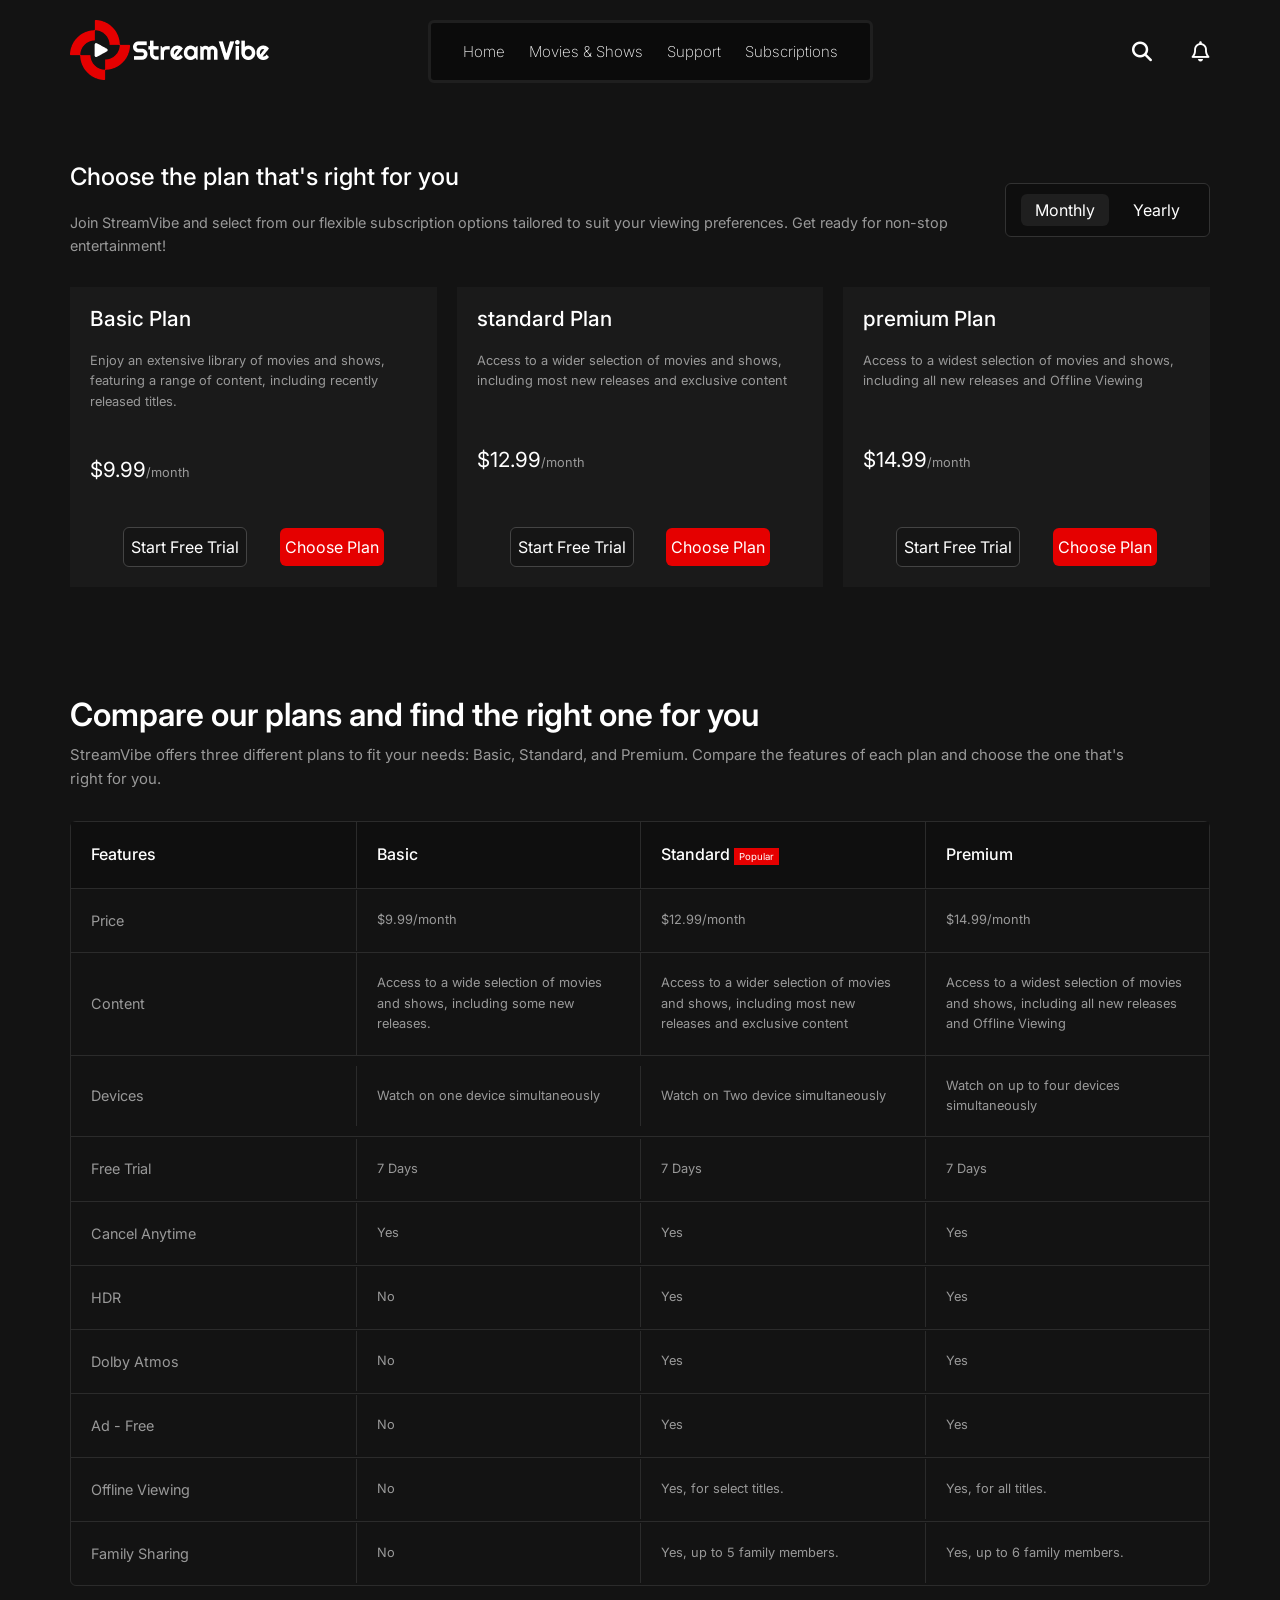
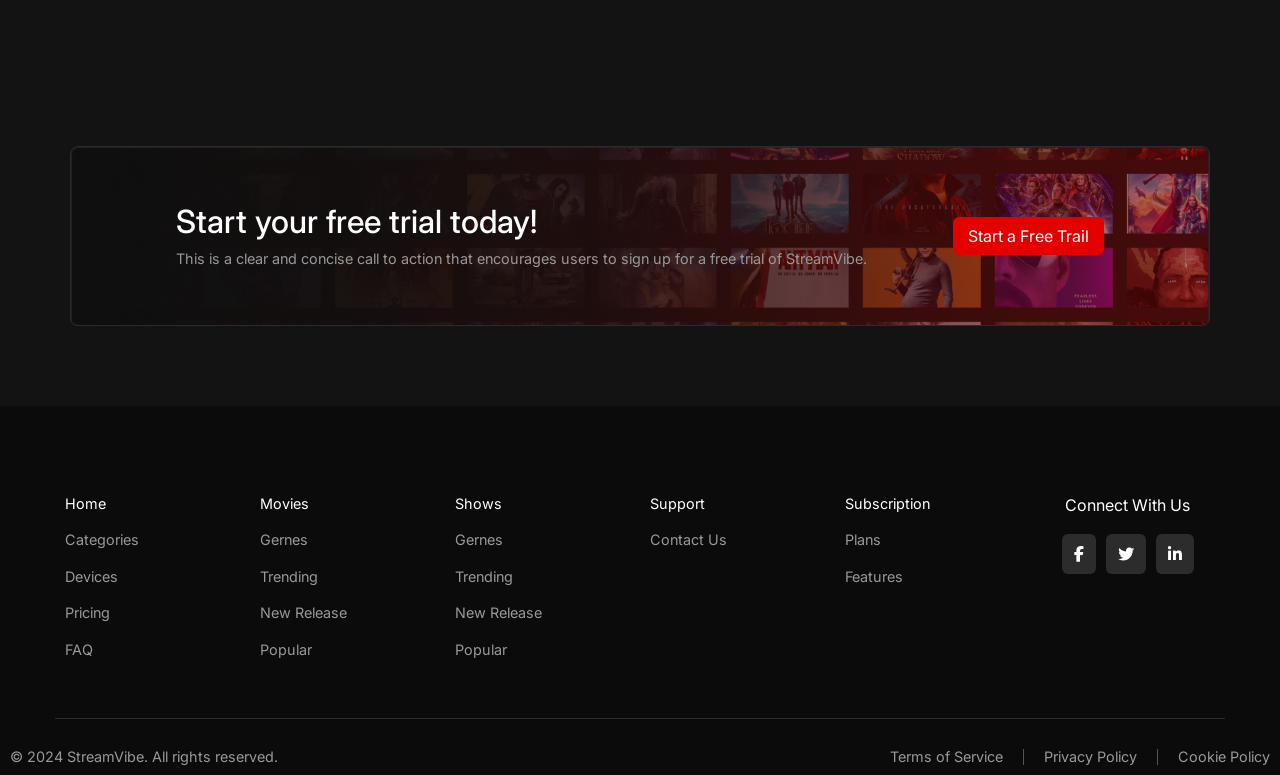
<file: subscribe.html>
<!DOCTYPE html>
<html lang="en">
<head>
    <meta charset="UTF-8">
    <meta name="viewport" content="width=device-width, initial-scale=1.0">
    <title>Subscribe</title>
    <link rel="stylesheet" href="css/normalize.css">
    <link rel="stylesheet" href="css/all.min.css">
    <link rel="stylesheet" href="css/website.css">
    <link rel="preconnect" href="https://fonts.googleapis.com">
    <link rel="preconnect" href="https://fonts.gstatic.com" crossorigin>
    <link href="https://fonts.googleapis.com/css2?family=Bai+Jamjuree:ital,wght@0,200;0,300;0,400;0,500;0,600;0,700;1,200;1,300;1,400;1,500;1,600;1,700&family=Cairo:wght@200..1000&family=Inter:ital,opsz,wght@0,14..32,100..900;1,14..32,100..900&family=Jomhuria&family=Open+Sans:ital,wght@0,300..800;1,300..800&family=Outfit:wght@100..900&family=Work+Sans:ital,wght@0,100..900;1,100..900&family=Young+Serif&display=swap" rel="stylesheet">
</head>
<body>
  <!-- header -->
    <header class="showes">
        <div class="container">
            <div class="logo">
                <img src="imgs.home&movies/Logo.png" alt="">
            </div>
            <nav>
                <i class="fa-solid fa-bars menu-toggle"></i>
                <ul class="open nav-menu">
                        <i class="fa-solid fa-magnifying-glass"></i>
                        <i class="fa-regular fa-bell"></i>
                    <li><a href="index.html">Home</a></li>
                    <li><a href="showes.html">Movies & Shows</a></li>
                    <li><a href="support.html">Support</a></li>
                    <li><a href="subscribe.html">Subscriptions</a></li>
                </ul>
            </nav>
            <div class="icons">
                <i class="fa-solid fa-magnifying-glass"></i>
                <i class="fa-regular fa-bell"></i>
            </div>
        </div>
    </header>
    <div class="choose-plan">
        <div class="container">
            <div class="s_container">
                <div class="text">
                    <h3>Choose the plan that's right for you</h3>
                    <p>Join StreamVibe and select from our flexible subscription options tailored to suit your viewing preferences. Get ready for non-stop entertainment!</p>
                </div>
                <div class="mon-yer">
                    <p id="btn-monthly" class=" active" >Monthly</p>
                    <p id="btn-yearly"  class="">Yearly</p>
                </div>
            </div>
            <div class="plans">
                <div class="plan">
                    <div class="plan-inner">
                        <div class="front">
                            <h4>Basic Plan</h4>
                            <p>Enjoy an extensive library of movies and shows, featuring a range of content, including recently released titles.</p>
                            <p><span>$9.99</span>/month</p>
                            <div class="choose">
                                <a href="">Start Free Trial</a>
                                <a href="">Choose Plan</a>
                            </div>
                        </div>
                        <div class="back">
                            <h4>Basic Plan</h4>
                            <p>Enjoy an extensive library of movies and shows, featuring a range of content, including recently released titles.</p>
                            <p><span>$99.99</span>/year</p>
                            <div class="choose">
                                <a href="">Start Free Trial</a>
                                <a href="">Choose Plan</a>
                            </div>
                        </div>
                    </div>
                </div>
                <div class="plan">
                    <div class="plan-inner">
                        <div class="front">
                            <h4>standard Plan</h4>
                            <p>Access to a wider selection of movies and shows, including most new releases and exclusive content</p>
                            <p><span>$12.99</span>/month</p>
                            <div class="choose">
                                <a href="">Start Free Trial</a>
                                <a href="">Choose Plan</a>
                            </div>
                        </div>
                        <div class="back">
                            <h4>standard Plan</h4>
                            <p>Enjoy an extensive library of movies and shows, featuring a range of content, including recently released titles.</p>
                            <p><span>$119.99</span>/year</p>
                            <div class="choose">
                                <a href="">Start Free Trial</a>
                                <a href="">Choose Plan</a>
                            </div>
                        </div>
                    </div>
                </div>
                <div class="plan">
                    <div class="plan-inner">
                        <div class="front">
                            <h4>premium Plan</h4>
                            <p>Access to a widest selection of movies and shows, including all new releases and Offline Viewing</p>
                            <p><span>$14.99</span>/month</p>
                            <div class="choose">
                                <a href="">Start Free Trial</a>
                                <a href="">Choose Plan</a>
                            </div>
                        </div>
                        <div class="back">
                            <h4>premium Plan</h4>
                            <p>Access to a widest selection of movies and shows, including all new releases and Offline Viewing</p>
                            <p><span>$139.99</span>/year</p>
                            <div class="choose">
                                <a class="one" href="">Start Free Trial</a>
                                <a class="two" href="">Choose Plan</a>
                            </div>
                        </div>
                    </div>
                </div>
            </div>
        </div>
    </div>
    <div class="table">
        <div class="container">
            <div class="text">
                <h3>Compare our plans and find the right one for you</h3>
                <p>StreamVibe offers three different plans to fit your needs: Basic, Standard, and Premium. Compare the features of each plan and choose the one that's right for you.</p>
            </div>
            <div class="table-body">
                <div class="table-header">
                    <ul>
                        <li class="none">Features</li>
                        <li class="basic">Basic</li>
                        <li class="standard active">Standard <span>Popular</span></li>
                        <li class="premium">Premium</li>
                    </ul>
                </div>
                <div class="sub-table">
                    <ul class="price">
                        <li class="feature">Price</li>
                        <li class="norm basic">$9.99/month</li>
                        <li class="norm standard active">$12.99/month</li>
                        <li class="norm premium">$14.99/month</li>
                    </ul>
                    <ul class="content">
                        <li class="feature">Content</li>
                        <li class="norm basic ">Access to a wide selection of movies and shows, including some new releases.</li>
                        <li class="norm standard active">Access to a wider selection of movies and shows, including most new releases and exclusive content</li>
                        <li class="norm premium">Access to a widest selection of movies and shows, including all new releases and Offline Viewing</li>
                    </ul>
                    <ul class="devices">
                        <li class="feature">Devices</li>
                        <li class="norm basic">Watch on one device simultaneously</li>
                        <li class="norm standard active">Watch on Two device simultaneously</li>
                        <li class="norm premium">Watch on up to four devices simultaneously</li>
                    </ul>
                    <ul class="free-trial">
                        <li class="feature">Free Trial</li>
                        <li class="norm basic">7 Days</li>
                        <li class="norm standar active">7 Days</li>
                        <li class="norm premium">7 Days</li>
                    </ul>
                    <ul>
                        <li class="feature">Cancel Anytime</li>
                        <li class="norm basic">Yes</li>
                        <li class="norm standard active">Yes</li>
                        <li class="norm premium">Yes</li>
                    </ul>
                    <ul>
                        <li class="feature">HDR</li>
                        <li class="norm basic">No</li>
                        <li class="norm standard active">Yes</li>
                        <li class="norm premium">Yes</li>
                    </ul>
                    <ul>
                        <li class="feature">Dolby Atmos</li>
                        <li class="norm basic">No</li>
                        <li class="norm standard active">Yes</li>
                        <li class="norm premium">Yes</li>
                    </ul>
                    <ul>
                        <li class="feature">Ad - Free</li>
                        <li class="norm basic">No</li>
                        <li class="norm standard active">Yes</li>
                        <li class="norm premium">Yes</li>
                    </ul>
                    <ul>
                        <li class="feature">Offline Viewing</li>
                        <li class="norm basic">No</li>
                        <li class="norm standard active">Yes, for select titles.</li>
                        <li class="norm premium">Yes, for all titles.</li>
                    </ul>
                    <ul>
                        <li class="feature">Family Sharing</li>
                        <li class="norm basic">No</li>
                        <li class="norm standard active">Yes, up to 5 family members.</li>
                        <li class="norm premium">Yes, up to 6 family members.</li>
                    </ul>
                </div>
            </div>
        </div>
    </div>
    <div class="free">
      <div class="container">
        <div class="trial">
          <div class="text">
            <h3>Start your free trial today!</h3>
            <p>This is a clear and concise call to action that encourages users to sign up for a free trial of StreamVibe.</p>
          </div>
          <div class="start">
            <a href="">Start a Free Trail</a>
          </div>
        </div>
      </div>
    </div>
    <footer>
        <div class="container">
            <div class="links">
                <a class="active" href="index.html">Home</a>
                <a href="categories.html">Categories</a>
                <a href="devices.html">Devices</a>
                <a href="pricing.html">Pricing</a>
                <a href="faq.html">FAQ</a>
            </div>
            <div class="links">
                <a class="active" href="page0.html">Movies</a>
                <a href="genres.html">Gernes</a>
                <a href="trending.html">Trending</a>
                <a href="new-releases.html">New Release</a>
                <a href="popular.html">Popular</a>
            </div>
            <div class="links">
                <a class="active" href="showes.html">Shows</a>
                <a href="genres.html">Gernes</a>
                <a href="trending.html">Trending</a>
                <a href="new-releases.html">New Release</a>
                <a href="popular.html">Popular</a>
            </div>
            <div class="links">
                <a class="active" href="support.html">Support</a>
                <a href="support.html">Contact Us</a>
            </div>
            <div class="links">
                <a class="active" href="subscribe.html">Subscription</a>
                <a href="plans.html">Plans</a>
                <a href="features.html">Features</a>
            </div>
            <div class="social">
                <p>Connect With Us</p>
                <div class="social-links">
                    <a href=""><i class="fa-brands fa-facebook-f"></i></a>
                    <a href=""><i class="fa-brands fa-twitter"></i></a>
                    <a href=""><i class="fa-brands fa-linkedin-in"></i></a>
                </div>
            </div>
        </div>
        <div class="last-line">
            <div class="text">
                <p>© 2024 StreamVibe. All rights reserved.</p>
            </div>
            <div class="policy">
                <a href="">Terms of Service</a>
                <a href="">Privacy Policy</a>
                <a href="">Cookie Policy</a>
            </div>
        </div>
    </footer>
</body>
<script src="js/main.js"></script>
</html>
</file>
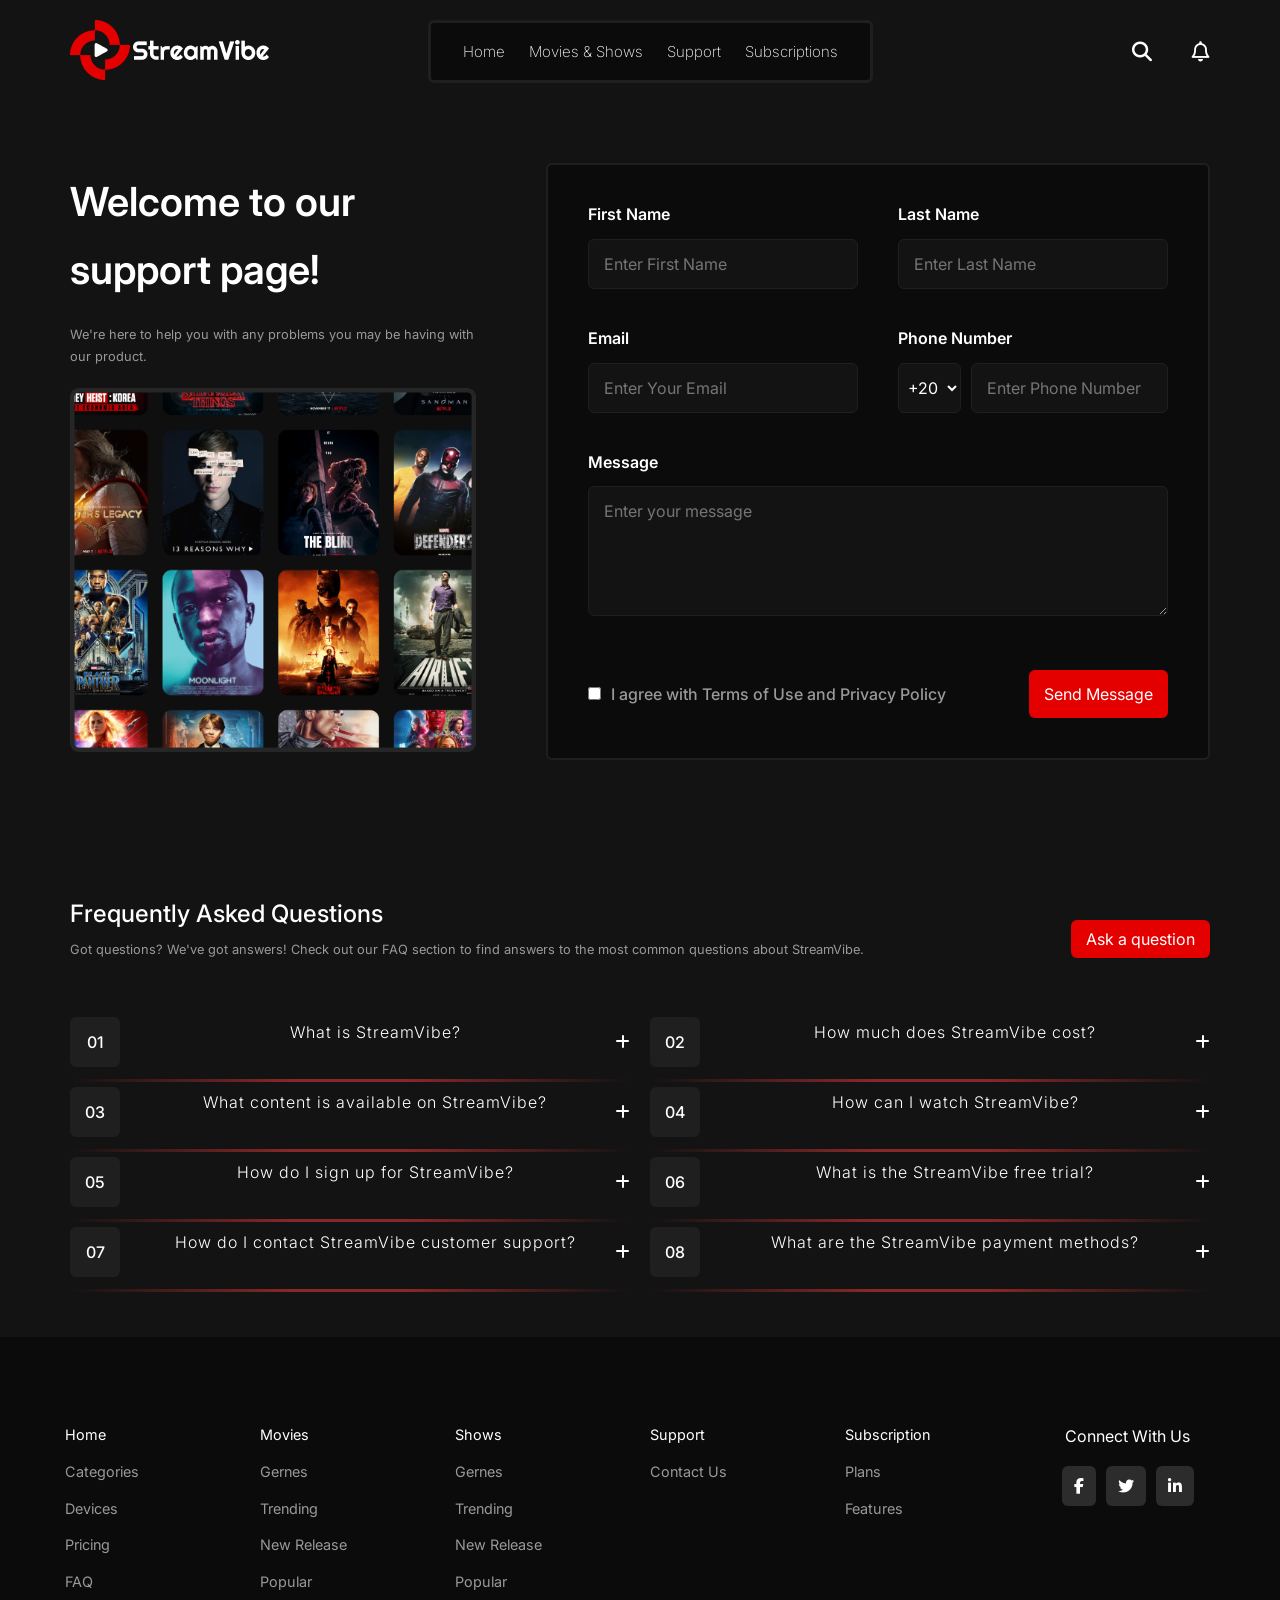
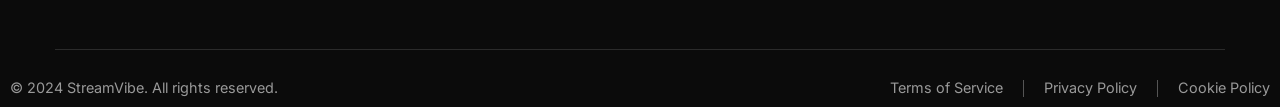
<file: support.html>
<!DOCTYPE html>
<html lang="en">
<head>
    <meta charset="UTF-8">
    <meta name="viewport" content="width=device-width, initial-scale=1.0">
    <title>Suppoert</title>
    <link rel="stylesheet" href="css/normalize.css">
    <link rel="stylesheet" href="css/all.min.css">
    <link rel="stylesheet" href="css/website.css">
    <link rel="preconnect" href="https://fonts.googleapis.com">
<link rel="preconnect" href="https://fonts.gstatic.com" crossorigin>
<link href="https://fonts.googleapis.com/css2?family=Bai+Jamjuree:ital,wght@0,200;0,300;0,400;0,500;0,600;0,700;1,200;1,300;1,400;1,500;1,600;1,700&family=Cairo:wght@200..1000&family=Inter:ital,opsz,wght@0,14..32,100..900;1,14..32,100..900&family=Jomhuria&family=Open+Sans:ital,wght@0,300..800;1,300..800&family=Outfit:wght@100..900&family=Work+Sans:ital,wght@0,100..900;1,100..900&family=Young+Serif&display=swap" rel="stylesheet">
</head>
<body>
    <header class="showes">
        <div class="container">
            <div class="logo">
                <img src="imgs.home&movies/Logo.png" alt="">
            </div>
            <nav>
                <i class="fa-solid fa-bars menu-toggle"></i>
                <ul class="open nav-menu">
                        <i class="fa-solid fa-magnifying-glass"></i>
                        <i class="fa-regular fa-bell"></i>
                    <li><a href="index.html">Home</a></li>
                    <li><a href="showes.html">Movies & Shows</a></li>
                    <li><a href="support.html">Support</a></li>
                    <li><a href="subscribe.html">Subscriptions</a></li>
                </ul>
            </nav>
            <div class="icons">
                <i class="fa-solid fa-magnifying-glass"></i>
                <i class="fa-regular fa-bell"></i>
            </div>
        </div>
    </header>
    <div class="form-pak">
        <div class="container">
            <div class="box-form">
                <h2>Welcome to our support page!</h2>
                <p>We're here to help you with any problems you may be having with our product.</p>
                <img src="imgs.home&movies/kkk.png" alt="">
            </div>
            <div class="form">
                <form action="">
                    <div class="input">
                        <label for="first">First Name</label>
                        <input id="first" type="text" placeholder="Enter First Name">
                    </div>
                    <div class="input">
                        <label for="last">Last Name</label>
                        <input id="last" type="text" placeholder="Enter Last Name">
                    </div>
                    <div class="input">
                        <label for="email">Email</label>
                        <input id="email" type="email" placeholder="Enter Your Email">
                    </div>
                    <div class="input">
                        <label for="phone">Phone Number</label>
                        <div class="tel">
                            <select name="" id="tel">
                                <option value="+20">+20</option>
                                <option value="+1">+1</option>
                                <option value="+44">+44</option>
                                <option value="+33">+33</option>
                                <option value="+49">+49</option>
                                <option value="+81">+81</option>
                            </select>
                            <input id="phone" type="tel" placeholder="Enter Phone Number">
                        </div>
                    </div>
                    <div class="input message">
                        <label for="message">Message</label>
                        <textarea id="message" placeholder="Enter your message"></textarea>
                    </div>
                </form>
                <div class="send">
                    <div class="input">
                        <input type="checkbox" id="checkbox">
                        <label for="checkbox">I agree with Terms of Use and Privacy Policy</label>
                    </div>
                    <button type="submit">Send Message</button>
                </div>
            </div>
        </div>
    </div>
    <div class="asked sup-ask">
        <div class="container">
            <div class="s-container">
                <div class="text">
                    <h3>Frequently Asked Questions</h3>
                    <p>Got questions? We've got answers! Check out our FAQ section to find answers to the most common questions about StreamVibe.</p>
                </div>
                <div class="ask">
                    <a href="">Ask a question</a>
                </div>
            </div>
            <div class="questions">
                <div class="q-box">
                    <div class="info">
                        <h4>What is StreamVibe?</h4>
                        <p>StreamVibe is a streaming service that allows you to watch movies and shows on demand.</p>
                    </div>
                    <div class="icon">
                        <i class="fa-solid fa-plus"></i>
                    </div>
                </div>
                <div class="q-box">
                    <div class="info">
                        <h4>How much does StreamVibe cost?</h4>
                        <p>StreamVibe is a streaming service that allows you to watch movies and shows on demand.</p>
                    </div>
                    <div class="icon">
                        <i class="fa-solid fa-plus"></i>
                    </div>
                </div>
                <div class="q-box">
                    <div class="info">
                        <h4>What content is available on StreamVibe?</h4>
                        <p>StreamVibe is a streaming service that allows you to watch movies and shows on demand.</p>
                    </div>
                    <div class="icon">
                        <i class="fa-solid fa-plus"></i>
                    </div>
                </div>
                <div class="q-box">
                    <div class="info">
                        <h4>How can I watch StreamVibe?</h4>
                        <p>StreamVibe is a streaming service that allows you to watch movies and shows on demand.</p>
                    </div>
                    <div class="icon">
                        <i class="fa-solid fa-plus"></i>
                    </div>
                </div>
                <div class="q-box">
                    <div class="info">
                        <h4>How do I sign up for StreamVibe?</h4>
                        <p>StreamVibe is a streaming service that allows you to watch movies and shows on demand.</p>
                    </div>
                    <div class="icon">
                        <i class="fa-solid fa-plus"></i>
                    </div>
                </div>
                <div class="q-box">
                    <div class="info">
                        <h4>What is the StreamVibe free trial?</h4>
                        <p>StreamVibe is a streaming service that allows you to watch movies and shows on demand.</p>
                    </div>
                    <div class="icon">
                        <i class="fa-solid fa-plus"></i>
                    </div>
                </div>
                <div class="q-box">
                    <div class="info">
                        <h4>How do I contact StreamVibe customer support?</h4>
                        <p>StreamVibe is a streaming service that allows you to watch movies and shows on demand.</p>
                    </div>
                    <div class="icon">
                        <i class="fa-solid fa-plus"></i>
                    </div>
                </div>
                <div class="q-box">
                    <div class="info">
                        <h4>What are the StreamVibe payment methods?</h4>
                        <p>StreamVibe is a streaming service that allows you to watch movies and shows on demand.</p>
                    </div>
                    <div class="icon">
                        <i class="fa-solid fa-plus"></i>
                    </div>
                </div>
            </div>
        </div>
    </div>
    <footer>
        <div class="container">
            <div class="links">
                <a class="active" href="index.html">Home</a>
                <a href="categories.html">Categories</a>
                <a href="devices.html">Devices</a>
                <a href="pricing.html">Pricing</a>
                <a href="faq.html">FAQ</a>
            </div>
            <div class="links">
                <a class="active" href="page0.html">Movies</a>
                <a href="genres.html">Gernes</a>
                <a href="trending.html">Trending</a>
                <a href="new-releases.html">New Release</a>
                <a href="popular.html">Popular</a>
            </div>
            <div class="links">
                <a class="active" href="showes.html">Shows</a>
                <a href="genres.html">Gernes</a>
                <a href="trending.html">Trending</a>
                <a href="new-releases.html">New Release</a>
                <a href="popular.html">Popular</a>
            </div>
            <div class="links">
                <a class="active" href="support.html">Support</a>
                <a href="support.html">Contact Us</a>
            </div>
            <div class="links">
                <a class="active" href="subscribe.html">Subscription</a>
                <a href="plans.html">Plans</a>
                <a href="features.html">Features</a>
            </div>
            <div class="social">
                <p>Connect With Us</p>
                <div class="social-links">
                    <a href=""><i class="fa-brands fa-facebook-f"></i></a>
                    <a href=""><i class="fa-brands fa-twitter"></i></a>
                    <a href=""><i class="fa-brands fa-linkedin-in"></i></a>
                </div>
            </div>
        </div>
        <div class="last-line">
            <div class="text">
                <p>© 2024 StreamVibe. All rights reserved.</p>
            </div>
            <div class="policy">
                <a href="">Terms of Service</a>
                <a href="">Privacy Policy</a>
                <a href="">Cookie Policy</a>
            </div>
        </div>
    </footer>
</body>
<script src="js/main.js"></script>

</html>
</file>
<file: css/website.css>
:root {
  --background: #131313;
  --button: #e50000;
  --secondry: #1f1f1f;
  --footer: #0b0b0b;
  --padding-top: 80px;
}
* {
  box-sizing: border-box;
  margin: 0;
  padding: 0;
}
body {
  overflow-x: hidden;
  background-color: var(--background);
  min-height: 100vh;
  font-family: "Inter", sans-serif;
}
a {
  text-decoration: none;
}
ul {
  list-style: none;
  margin: 0;
  padding: 0;
}
html {
  scroll-behavior: smooth;
}
.container {
  padding-left: 15px;
  padding-right: 15px;
  margin-left: auto;
  margin-right: auto;
}

@media (min-width: 768px) {
  .container {
    max-width: 750px;
  }
}

@media (min-width: 992px) {
  .container {
    max-width: 970px;
  }
}

@media (min-width: 1200px) {
  .container {
    max-width: 1170px;
  }
}
/* header */
header {
  background-image: url("../imgs.home&movies/fares.png");
  min-height: 100vh;
  background-size: cover;
  position: relative;
}
header.showes {
  background-image: none;
  min-height: auto;
  height: auto;
}
header::before {
  content: "";
  position: absolute;
  top: 50%;
  left: 50%;
  transform: translate(-50%, -50%);
  background-image: url("../imgs.home&movies/center.png");
  background-size: cover;
  width: 400px;
  height: 400px;
  animation: rotater infinite 5s linear;
}
header.showes::before {
  display: none;
}
header .container {
  display: flex;
  align-items: center;
  justify-content: space-between;
  flex-wrap: wrap;
  gap: 40px;
}

header .logo {
  margin-top: 20px;
  cursor: pointer;
}

header nav ul {
  background-color: var(--footer);
  display: flex;
  justify-content: center;
  justify-self: center;
  align-items: center;
  margin-top: 20px;
  padding: 10px 20px;
  margin-right: 100px;
  margin-top: 20px;
  border: 3px solid var(--secondry);
  border-radius: 6px;
}
header nav ul li {
  border-radius: 6px;
}

header nav ul li a {
  display: block;
  color: white;
  font-weight: 200;
  font-size: 15px;
  transition: all 0.3s ease;
  padding: 10px 12px;
}
header nav ul li:hover {
  background-color: var(--secondry);
}
header .icons {
  display: flex;
  gap: 40px;
  margin-top: 20px;
  color: white;
  font-size: 20px;
  cursor: pointer;
}
header nav i {
  display: none !important;
}
@media (max-width: 992px) {
  header .container {
    justify-content: center;
    flex-wrap: nowrap;
  }

  header nav ul {
    margin-right: 0;
  }
  header nav ul li a {
    font-size: 13px;
    padding: 5px 8px;
  }
  header .icons {
    font-size: 15px;
    gap: 20px;
  }
}
@media (max-width: 767px) {
  header::before {
    width: 250px;
    height: 250px;
  }
  header .container {
    justify-content: space-between;
    gap: 0;
  }

  header nav i.menu-toggle {
    display: block !important;
    color: white;
    font-size: 24px;
    cursor: pointer;
    background-color: #181717;
    padding: 10px 12px;
    border: 2px solid #444;
    border-radius: 6px;
  }
  header nav i.menu-toggle:hover {
    background-color: #1f1f1f;
  }
  header nav ul i {
    display: flex !important ;
    color: white;
    margin-top: 10px;
    padding-bottom: 20px;
    cursor: pointer;
    font-size: 20px;
  }

  header nav ul.open {
    padding: 0;
  }
  header nav ul.nav-menu {
    display: none;
    position: absolute;
    top: 70px;
    right: 15px;
    flex-direction: column;
    background-color: var(--footer);
    border: 3px solid var(--secondry);
    border-radius: 6px;
    margin: 0;
  }
  header nav ul.nav-menu li:not(:last-child) {
    border-bottom: 2px solid #444;
  }
  header nav ul.nav-menu li {
    text-align: center;
    width: 100%;
    margin: 0;
    padding: 15px 5px;
    border-radius: 0;
  }

  header nav ul.nav-menu li a {
    padding: 10px 16px;
    font-size: 1.2rem;
  }

  header nav ul.nav-menu.active {
    z-index: 10;
    display: flex;
  }

  header .icons {
    display: none;
  }

  header nav ul {
    margin-right: 0;
  }
}
@media (max-width: 400px) {
  header::before {
    animation: none;
  }
}
/* landing */
.landing {
}
.landing .container {
  text-align: center;
  height: 100px;
  /* min-width: 300px; */
}
.landing h2 {
  color: white;
  font-size: 36px;
  letter-spacing: 2px;
  font-weight: 500;
  margin: 0 auto 10px;
  text-wrap: nowrap;
}
.landing p {
  color: #999999;
  font-size: 0.8rem;
  width: 800px;
  line-height: 1.4;
  margin: 0 auto;
}
.btn {
  display: inline-flex;
  background-color: var(--button);
  padding: 10px 14px;
  margin: 10px auto;
  border-radius: 6px;
  gap: 10px;

  i {
    color: white;
  }
  a {
    color: white;
    letter-spacing: 1px;
  }
}

@media (max-width: 950px) {
  .landing h2 {
    text-wrap: wrap;
  }
  .landing p {
    width: 700px;
    font-size: 0.7rem;
  }
}
@media (max-width: 768px) {
  .landing .container {
  }
  .landing p {
    width: 500px;
    font-size: 0.75rem;
  }
  .landing h2 {
    font-size: 28px;
  }
}
@media (max-width: 550px) {
  .landing .container {
    height: 250px;
  }
  .landing p {
    width: 100%;
    font-size: 0.8rem;
  }
  .btn {
    width: 150px;
    a {
      font-size: 0.7rem;
    }
    i {
      font-size: 1rem;
    }
  }
}

/* categories */

.categories {
  padding-top: 150px;
}
.categories .explore {
  display: flex;
  justify-content: space-between;
  align-items: center;
}
.categories .explore .text {
  color: white;

  h3 {
    font-size: 1.5rem;
    margin-bottom: 10px;
  }
  p {
    color: #999999;
    font-size: 1rem;
  }
}
.categories .explore .controls {
  display: flex;
  gap: 5px;
  align-items: center;
  i {
    color: white;
    background-color: #444;
    padding: 7px;
    border-radius: 6px;
    transition: all 0.3s ease;
  }
  i:hover {
    color: var(--button);
    background-color: #1f1f1f;
  }
  span {
    display: flex;
    justify-content: center;
    align-items: center;
    width: 15px;
    height: 3px;
    background-color: #555;
    border-radius: 2px;
  }
  .dot.active {
    background-color: #e50000;
  }
}
.categories .slider-viewport {
  padding-top: var(--padding-top);
  width: 100%;
  overflow: hidden;
}
.categories .slider-viewport .wrapper {
  display: flex;
  transition: transform 0.4s ease;
}
.categories .slider-viewport .wrapper .cat-slider {
  min-width: 100%;
  display: grid;
  grid-template-columns: repeat(auto-fill, minmax(150px, 1fr));
  gap: 50px;

  .card {
    height: fit-content;
    background-color: var(--secondry);
    padding: 15px 10px;
    border-radius: 6px;
    border: 2px solid #2b2b2b;
    cursor: pointer;
    transition: transform 0.3s ease;
    .info {
      margin-top: 10px;
      display: flex;
      justify-content: space-between;
      align-items: center;
      color: white;
      transition: all 0.5s ease;
      h4,
      i {
        font-size: 0.9rem;
      }
      h4 {
        font-weight: 400;
      }
    }
  }
  .card img {
    width: 100%;
    max-height: 197px;
    object-fit: cover;
    border-radius: 6px;
    opacity: 0.6;
    transition: opacity 0.3s ease;
  }
  .card:hover {
    transform: translateY(-10px);
    img {
      opacity: 1;
    }
  }
  .card .info:hover {
    transform: translateX(7px);
  }
}
.popular .categories .slider-viewport .wrapper .cat-slider .card .info {
  p {
    background-color: var(--button);
    padding: 5px 10px;
    border-radius: 6px;
    font-size: 0.8rem;
    text-transform: capitalize;
  }
  h4 {
    font-weight: 500;
    margin-top: 5px;
  }
}
.trend .categories .slider-viewport .wrapper .cat-slider .card .info {
  .time,
  .veiw {
    display: flex;
    align-items: center;
    gap: 3px;
    background-color: var(--background);
    padding: 5px 10px;
    border-radius: 40px;
    border: 1px solid #2b2b2b;
    span {
      color: #999999;
      font-size: 0.65rem;
      font-weight: 500;
    }
    svg {
      width: 18px !important;
      height: 18px !important;
    }
  }
}
.new .categories .slider-viewport .wrapper .cat-slider .card .info {
  display: block;
  text-align: center;
  p {
    color: #999999;
    font-size: 0.65rem;
    padding: 5px 10px;
    background-color: var(--background);
    border: 1px solid #2b2b2b;
    border-radius: 40px;
  }
}
.must-watch .categories .slider-viewport .wrapper .cat-slider .card .info {
  .time,
  .rate {
    display: flex;
    align-items: center;
    gap: 3px;
    background-color: var(--background);
    padding: 5px 10px;
    border-radius: 40px;
    border: 1px solid #2b2b2b;
    span {
      color: #999999;
      font-size: 0.6rem;
      font-weight: 500;
    }
  }
  .time svg {
    width: 15px !important;
    height: 15px !important;
  }
  .rate svg {
    width: 45px !important;
    height: 15px !important;
  }
}
@media (max-width: 992px) {
  .categories .explore {
    flex-direction: column;
    align-items: center;
    gap: 16px;
    .text {
      text-align: center;
    }
    .controls {
      i {
        font-size: 30px;
      }
      .dot {
        width: 150px;
      }
    }
  }

  .categories .slider-viewport {
    padding-top: 24px;
  }

  .categories .slider-viewport .wrapper .cat-slider {
    grid-template-columns: repeat(2, minmax(0, 1fr));
    gap: 24px;
  }
}

@media (max-width: 576px) {
  .categories .container {
    padding-inline: 12px;
  }

  .categories .explore h3 {
    font-size: 1.1rem;
  }

  .categories .explore p {
    font-size: 0.85rem;
  }

  .categories .explore .controls {
    align-self: stretch;
    justify-content: space-between;
  }

  .categories .slider-viewport .wrapper .cat-slider {
    grid-template-columns: 1fr;
    gap: 16px;
  }

  .categories .explore .controls i {
    padding: 5px;
    font-size: 1.5rem;
  }

  .categories .explore .controls .dot {
    width: 100px;
  }
}

/* experience */
.experience {
  padding-top: var(--padding-top);
}
.experience h3 {
  color: white;
  font-size: 1.5rem;
  margin-bottom: 20px;
}
.experience p.first {
  color: #999999;
  font-size: 0.8rem;
  line-height: 1.6;
  max-width: 800px;
  margin-bottom: 20px;
}
.experience .devices {
  display: grid;
  grid-template-columns: repeat(auto-fill, minmax(300px, 1fr));
  gap: 20px;
  margin-top: 90px;
}
.experience .devices .device {
  background: radial-gradient(
    circle at top right,
    rgba(150, 0, 0, 0.15) 0%,
    rgba(0, 0, 0, 1) 35%,
    rgba(0, 0, 0, 1) 90%
  );
  border-radius: 6px;
  display: flex;
  flex-direction: column;
  justify-content: flex-start;
  height: 180px;
  border: 1px solid #2b2b2b;
  transition: all 0.8s ease;
}
.experience .devices .device .icon-label {
  display: flex;
  align-items: center;
  gap: 15px;
  padding: 20px;
  h4 {
    color: white;
  }
  svg {
    background-color: var(--secondry);
    padding: 5px;
    border-radius: 6px;
  }
}
.experience .devices .device p {
  color: #999999;
  padding: 20px;
  font-size: 0.8rem;
}
.experience .devices .device:hover {
  transform: translateY(-10px);
  background:
    /* طبقة لمعان خفيفة */
    linear-gradient(
      135deg,
      rgba(255, 255, 255, 0.12) 0%,
      rgba(255, 255, 255, 0.02) 35%,
      rgba(0, 0, 0, 0) 60%
    ),
    linear-gradient(145deg, #02040a 0%, #050816 35%, #061a2e 70%, #000000 100%);
}
@media (max-width: 665px) {
  .experience .devices {
    grid-template-columns: 400px;
    justify-content: center;
  }
}
@media (max-width: 450px) {
  .experience .devices {
    grid-template-columns: 1fr;
    justify-content: center;
  }
}

/* asked */
.asked {
  padding-top: var(--padding-top);
}
.asked .s-container {
  display: flex;
  justify-content: space-between;
  align-items: center;
}
.asked .s-container h3 {
  color: white;
  font-weight: 500;
  font-size: 1.5rem;
  margin-bottom: 15px;
}
.asked .s-container p {
  color: #999999;
  font-size: 0.8rem;
  margin-bottom: 20px;
}
.asked .s-container .ask a {
  display: flex;
  align-items: center;
  justify-content: center;
  background-color: var(--button);
  color: white;
  padding: 10px 15px;
  border-radius: 6px;
  cursor: pointer;
  transition: 0.5s ease;
}
.asked .s-container .ask a:hover {
  background-color: #af0101;
}
@media (max-width: 992px) {
  .asked .s-container .text {
    max-width: 500px;
  }
}
@media (max-width: 768px) {
  .asked .s-container {
    flex-direction: column;
    text-align: center;
    gap: 20px;
    .ask a {
      margin-bottom: 10px;
    }
  }
}
.questions {
  padding-top: 40px;
  display: grid;
  grid-template-columns: repeat(auto-fill, minmax(400px, 1fr));
  gap: 20px;
}
.questions .q-box {
  display: flex;
  justify-content: space-between;
  align-items: center;
  counter-increment: ask;
  position: relative;
}
.questions .q-box h4 {
  color: white;
  font-size: 1rem;
  font-weight: 300;
  letter-spacing: 1px;
  margin-bottom: 20px;
}
.questions .q-box p {
  color: #999999;
  font-size: 0.8rem;
  line-height: 1.6;
  max-width: 400px;
  display: none;
  transition: display 0.5s ease;
}
.questions .q-box::before {
  content: "0" counter(ask);
  display: flex;
  justify-content: center;
  align-items: center;
  width: 30px;
  height: 30px;
  color: white;
  font-weight: 500;
  margin-right: 15px;
  background-color: var(--secondry);
  padding: 10px;
  border-radius: 6px;
}
.questions .q-box .icon i {
  color: white;
  cursor: pointer;
}
.questions .q-box::after {
  content: "";
  position: absolute;
  left: 0;
  bottom: -15px;
  width: 100%;
  height: 3px;
  background: linear-gradient(
    90deg,
    rgba(255, 0, 0, 0) 0%,
    rgba(255, 60, 60, 0.5) 40%,
    rgba(255, 60, 60, 0.5) 60%,
    rgba(255, 0, 0, 0) 100%
  );
}
@media (max-width: 992px) {
  .questions {
    grid-template-columns: repeat(auto-fill, minmax(300px, 1fr));
    justify-content: center;
  }
}
@media (max-width: 600px) {
  .questions {
    grid-template-columns: 1fr;
    justify-content: center;
  }
}

/* plans */
.choose-plan {
  padding-top: var(--padding-top);
}
.s_container {
  display: flex;
  justify-content: space-between;
  align-items: center;
  gap: 30px;
}
.s_container .text h3 {
  color: white;
  font-size: 1.5rem;
  font-weight: 500;
  padding-bottom: 20px;
}
.s_container .text p {
  color: #999999;
  font-size: 0.9rem;
  line-height: 1.6;
  max-width: 100%;
}
.s_container .mon-yer {
  display: flex;
  gap: 10px;
  background-color: rgb(14, 14, 14);
  color: white;
  padding: 10px 15px;
  border-radius: 6px;
  border: 1px solid #323232;
}
.s_container .mon-yer p {
  padding: 7px 14px;
  cursor: pointer;
}
p.active {
  background-color: var(--secondry);
  border-radius: 6px;
}
.plans {
  display: grid;
  grid-template-columns: repeat(auto-fill, minmax(300px, 1fr));
  gap: 20px;
}
.plans .plan {
  margin-top: 30px;
  perspective: 1000px;
  height: 300px;
  margin-bottom: 30px;
}
.plan-inner {
  position: relative;
  width: 100%;
  height: 100%;
  transform-style: preserve-3d;
  transition: transform 0.6s ease;
}
.plan-inner .front {
  background-color: #1a1a1a;
}
.plan-inner .back {
  background-color: var(--secondry);
}
.plan-inner .front,
.plan-inner .back {
  position: absolute;
  inset: 0; /* top/right/bottom/left = 0 */
  backface-visibility: hidden;
  padding: 20px;
  box-sizing: border-box;
  display: flex;
  flex-direction: column;
  gap: 20px;
  h4 {
    color: white;
    font-weight: 500;
    font-size: 1.3rem;
  }
  p {
    color: #999999;
    font-size: 0.8rem;
    line-height: 1.6;
    flex-grow: 1;

    span {
      color: white;
      font-size: 1.3rem;
    }
  }
  .choose {
    display: flex;
    justify-content: space-evenly;
    align-items: center;

    /* links */
    a:first-child {
      color: white;
      background-color: #151515;
      padding: 10px 7px;
      border-radius: 6px;
      border: 1px solid #444;
      transition: all 0.3s ease;
    }
    a:first-child:hover {
      background-color: var(--secondry);
    }
    a:last-child {
      background-color: var(--button);
      padding: 10px 5px;
      color: white;
      border-radius: 6px;
      display: flex;
      transition: all 0.3s ease;
    }
    a:last-child:hover {
      background-color: #af0101;
    }
  }
}
.plan-inner .back {
  transform: rotateY(180deg);
  /* عشان يبقى معموله فليب عطول ورا  */
}
.plan-inner.flipped {
  transform: rotateY(180deg);
  /* الكلاس اللى هيتضاف لما ادوس على الزرار */
}

@media (max-width: 665px) {
  .s_container {
    flex-direction: column;
    text-align: center;
    margin-bottom: 30px;
  }
  .plans {
    grid-template-columns: 400px;
    justify-content: center;
  }
}
@media (max-width: 450px) {
  .plans {
    grid-template-columns: 1fr;
    .plan {
      height: 350px;
    }
  }
  .choose {
    flex-direction: column;
    gap: 10px;
  }
}

/* free trial */
.free {
  padding-top: var(--padding-top);
  padding-bottom: var(--padding-top);
}
.trial {
  background-image: url("../imgs.home&movies/888.png");
  background-size: cover;
  height: 180px;
  display: flex;
  justify-content: space-evenly;
  align-items: center;
  width: 100%;
  padding: 20px;
  border: 1px solid #2b2b2b;
  border-radius: 8px;
}
.trial .text {
  color: white;
  h3 {
    font-size: 2rem;
    font-weight: 500;
    margin-bottom: 10px;
  }
  p {
    color: #999999;
    font-size: 0.9rem;
  }
}
.trial .start {
  background-color: var(--button);
  width: fit-content;
  padding: 10px 15px;
  border-radius: 6px;
  transition: all 0.3s ease;
  a {
    color: white;
    display: flex;
  }
}
.trial .start:hover {
  background-color: #af0101;
}
@media (max-width: 992px) {
  .trial {
    flex-direction: column;
  }
}
@media (max-width: 500px) {
  .trial {
    flex-direction: column;
    align-items: center;
    height: 100%;
    .text h3 {
      font-size: 1.5rem;
    }
    .text p {
      font-size: 0.8rem;
    }
    .start {
      padding: 5px 10px;
      margin-top: 10px;
      width: fit-content;
      a {
        font-size: 0.8rem;
      }
    }
  }
}

/* footer */
footer {
  background-color: var(--footer);
  padding-top: var(--padding-top);
}
footer .container {
  padding: 10px;
  display: grid;
  grid-template-columns: repeat(auto-fill, minmax(150px, 1fr));
  gap: 20px;
  position: relative;
}
footer .container::after {
  content: "";
  position: absolute;
  width: 100%;
  height: 1px;
  background-color: #2b2b2b;
  bottom: -50px;
}
footer .container .links {
  display: flex;
  flex-direction: column;
  gap: 20px;
  a.active {
    color: white;
  }
  a {
    color: #999999;
    font-size: 0.9rem;
  }
}
footer .container .social {
  display: flex;
  flex-direction: column;
  align-items: center;
  gap: 20px;
  p {
    color: white;
  }
  .social-links {
    display: flex;
    gap: 10px;
    i {
      color: white;
      background-color: #2c2c2c;
      padding: 12px;
      border-radius: 6px;
      transition: all 0.3s ease;
    }
  }
}
footer .container .social .social-links .fa-facebook-f:hover {
  background-color: #3b5998;
}
footer .container .social .social-links .fa-twitter:hover {
  background-color: #1da1f2;
}
footer .container .social .social-links .fa-linkedin-in:hover {
  background-color: #0077b5;
}

@media (max-width: 1115px) {
  footer .container {
    grid-template-columns: repeat(auto-fill, minmax(300px, 1fr));
  }
}
@media (max-width: 655px) {
  footer .container {
    grid-template-columns: repeat(auto-fill, minmax(150px, 1fr));
  }
}
@media (max-width: 355px) {
  footer .container {
    grid-template-columns: 1fr;
    text-align: center;
  }
}

/* last line */
.last-line {
  padding-top: var(--padding-top);
  display: flex;
  justify-content: space-between;
  padding-bottom: 10px;
  margin: 0 10px;
  .text {
    color: #999999;
    font-size: 0.9rem;
  }
  .policy {
    display: flex;
    gap: 20px;
    a {
      color: #999999;
      font-size: 0.9rem;
    }
  }
  .policy a:nth-child(2),
  .policy a:nth-child(3) {
    border-left: 1px solid #555;
    padding-left: 20px;
  }
}
@media (max-width: 600px) {
  .last-line {
    flex-direction: column;
    gap: 20px;
  }
}

/* second page */
/* hero */
.hero {
  padding-top: var(--padding-top);
}
.hero .container {
  position: relative;
  /* width: 100%; */
  display: flex;
  justify-content: center;
}
.hero-slider {
  overflow: hidden;
  width: 100%;
  height: 100vh;
}
.hero-wrapper {
  display: flex;
  width: 100%;
  height: 100%;
  transition: transform 0.5s ease;
}
.hero-wrapper .slide {
  flex: 0 0 100%;
  height: 100%;
  position: relative;
}
.hero-wrapper .slide img {
  width: 100%;
  height: 100%;
  object-fit: cover;
}

.hero .slide .content {
  position: absolute;
  bottom: 50px;
  left: 50%;
  transform: translateX(-50%);
  width: 90%;
  max-width: 900px;
  text-align: center;
  display: flex;
  flex-direction: column;
  align-items: center;
  justify-content: center;
}
.hero .slide .content h2 {
  color: white;
  font-size: 2rem;
  margin-bottom: 10px;
  font-weight: 500;
}
.hero .slide .content p {
  color: #999999;
  font-size: 0.9rem;
  line-height: 1.6;
}
.hero .slide .content .play {
  display: flex;
  align-items: center;
  gap: 15px;
  margin-top: 20px;
  margin-bottom: 20px;
  .btn {
    padding: 0;
  }
  a {
    display: flex;
    align-items: center;
    justify-content: center;
    background-color: var(--button);
    color: white;
    padding: 10px 15px;
    border-radius: 6px;
    transition: all 0.3s ease;
  }
  i {
    color: white;
    font-size: 15px;
    cursor: pointer;
    background-color: #151515;
    padding: 10px;
    border-radius: 6px;
    border: 1px solid #1d1d1d;
  }
}
.hero .arrows {
  position: absolute;
  bottom: 20px;
  width: 100%;
  display: flex;
  justify-content: space-around;
  i {
    color: white;
    background-color: #151515;
    padding: 10px;
    border-radius: 6px;
    border: 1px solid #1d1d1d;
    cursor: pointer;
  }
}
.hero .dots {
  display: flex;
  gap: 10px;
  justify-content: center;
  align-items: center;
  span {
    width: 15px;
    height: 3px;
    background-color: #555;
    border-radius: 2px;
  }
  span.active {
    background-color: #e50000;
  }
}
@media (max-width: 560px) {
  .hero .slide .content p {
    display: none;
  }
  .hero .slide .content h2 {
    font-size: 1.2rem;
    width: 100%;
  }
  .hero .slide .content .play {
    flex-direction: column;
    .btn a {
      font-size: 0.8rem;
      width: 100%;
    }
    .icons {
      display: flex;
      flex-direction: row !important;
      gap: 10px;
    }
  }
}

/* next page */

.movies {
  padding-top: var(--padding-top);
  padding-right: 20px;
  padding-left: 20px;
}
.movies .main {
  border-radius: 6px;
  border: 1px solid #2b2b2b;
  position: relative;
}
.movies .main .categories {
  padding: 60px 15px 30px;
}
.movies .main::before {
  content: "movies";
  position: absolute;
  text-align: center;
  display: flex;
  align-items: center;
  justify-content: center;
  width: 90px;
  height: 40px;
  background-color: var(--button);
  border-radius: 6px;
  color: white;
  top: -20px;
  left: 40px;
}

.Showes {
  padding-top: var(--padding-top);
  padding-right: 20px;
  padding-left: 20px;
}
.Showes .showes {
  border-radius: 6px;
  border: 1px solid #2b2b2b;
  position: relative;
}
.Showes .showes .categories {
  padding-top: 60px;
  padding-bottom: 30px;
}
.Showes .showes::before {
  content: "showes";
  position: absolute;
  text-align: center;
  display: flex;
  align-items: center;
  justify-content: center;
  width: 90px;
  height: 40px;
  background-color: var(--button);
  border-radius: 6px;
  color: white;
  top: -20px;
  left: 40px;
}

/* page0*/
.landing-0 {
  padding-top: var(--padding-top);
}
.landing-0 .container {
  text-align: center;
}
.kantara img {
  width: 100%;
  height: 100%;
  object-fit: cover;
  border-radius: 6px;
}
.kantara {
  position: relative;
}

.kantara .content {
  position: absolute;
  inset: auto 40px 40px 40px; /* بدل left و width */
  display: flex;
  flex-direction: column;
  align-items: center;
  gap: 12px;
  text-align: center;
}
.kantara .content h2 {
  color: white;
  font-size: 2rem;
  margin-bottom: 10px;
  font-weight: 500;
}
.kantara .content p {
  color: #999999;
  font-size: 0.9rem;
  line-height: 1.6;
}
.kantara .content .play {
  display: flex;
  align-items: center;
  gap: 15px;
  margin-top: 20px;
  margin-bottom: 20px;
  .btn {
    padding: 0;
  }
  a {
    display: flex;
    align-items: center;
    justify-content: center;
    background-color: var(--button);
    color: white;
    padding: 10px 15px;
    border-radius: 6px;
    transition: all 0.3s ease;
  }
  i {
    color: white;
    font-size: 15px;
    cursor: pointer;
    background-color: #151515;
    padding: 10px;
    border-radius: 6px;
    border: 1px solid #1d1d1d;
  }
}
@media (max-width: 600px) {
  .kantara img {
    height: 400px;
  }
  .kantara p {
    display: none;
  }
  .kantara h2 {
    font-size: 1rem;
    width: 100%;
  }
  .kantara .content .play {
    flex-direction: column;
    .btn a {
      font-size: 0.8rem;
      width: 100%;
    }
  }
}

/* Content */
.Content {
  padding-top: var(--padding-top);
}
.Content .container {
  display: flex;
  justify-content: space-around;
  gap: 40px;
}

.left .description {
  background-color: #1a1a1a;
  padding: 20px;
  border-radius: 6px;
  border: 0.5px solid #2b2b2b;
  h3 {
    color: #999999;
    font-size: 0.8rem;
    line-height: 1.6;
    margin-bottom: 20px;
    font-weight: 400;
  }
  p {
    color: white;
    font-size: 1rem;
    font-weight: 400;
    line-height: 1.6;
  }
}
.cast {
  padding: 30px;
  background-color: #1a1a1a;
  margin-top: 10px;
  border: 0.5px solid #2b2b2b;
  border-radius: 6px;
  .head {
    display: flex;
    align-items: center;
    justify-content: space-between;
    h3 {
      color: #999999;
      font-size: 0.9rem;
      line-height: 1.6;
      margin-bottom: 20px;
      font-weight: 400;
    }
    .arrows {
      display: flex;
      gap: 10px;
      i {
        color: white;
        background-color: #151515;
        padding: 10px;
        border-radius: 50%;
        border: 1px solid #2b2b2b;
        cursor: pointer;
      }
    }
  }
  .actors {
    text-align: center;
    padding-top: 10px;
    display: flex;
    justify-content: center;
    gap: 10px;
    flex-wrap: wrap;
    img {
      width: 80px;
    }
  }
}
.review {
  padding: 20px;
  background-color: #1a1a1a;
  margin-top: 10px;
  border: 0.5px solid #2b2b2b;
  border-radius: 6px;
  .f-line {
    display: flex;
    justify-content: space-between;
    align-items: center;
    h3 {
      color: #999999;
      font-size: 1rem;
      line-height: 1.6;
      margin-bottom: 20px;
      font-weight: 400;
    }
    .add {
      background-color: #141414;
      padding: 12px;
      border: 1px solid #2b2b2b;
      border-radius: 6px;
      color: white;
    }
  }
}

.s-line {
  padding-top: 30px;
}
.s-slider {
  overflow: hidden;
}

.s-wrapper {
  display: flex;
  transition: transform 0.5s ease-in-out;
}

.cont {
  min-width: 100%;
  display: flex;
  justify-content: center;
  gap: 30px;
}

.box {
  max-width: 350px;
  flex: 1;
  background-color: #0f0f0f;
  border-radius: 6px;
  padding: 30px 10px;
  border: 1px solid #2b2b2b;
  .name-rate {
    display: flex;
    justify-content: space-between;
    align-items: center;
    margin-bottom: 20px;
    .rate {
      background-color: #141414;
      padding: 5px 7px;
      border-radius: 20px;
      border: 1px solid #2b2b2b;
      display: flex;
      align-items: center;
      justify-content: center;
      gap: 5px;

      span {
        color: #999999;
        font-size: 0.9rem;
      }

      .stars i {
        color: #e50000;
      }

      .four-half i:last-child {
        background: linear-gradient(to right, #e50000 50%, #ccc 50%);
        -webkit-background-clip: text;
        -webkit-text-fill-color: transparent;
      }
      .four i:last-child {
        color: #ccc;
      }
      .three i:nth-child(4),
      .three i:nth-child(5) {
        color: #ccc;
      }
    }
    .name {
      h3 {
        color: white;
        font-weight: 300;
        margin-bottom: 5px;
      }
      span {
        color: #999999;
        font-size: 0.9rem;
      }
    }
  }
  .text {
    p {
      color: #999999;
      font-size: 1rem;
      line-height: 1.6;
    }
  }
}

.review .switch {
  padding-top: 40px;
  display: flex;
  justify-content: center;
  align-items: center;
  gap: 5px;
  span {
    background-color: #333333;
    width: 15px;
    height: 3px;
    border-radius: 20px;
    display: flex;
  }
  span.active {
    background-color: #e50000;
  }
  i {
    color: #999999;
    background-color: #141414;
    padding: 10px;
    border-radius: 50%;
    border: 1px solid #2b2b2b;
    cursor: pointer;
  }
}

.right {
  max-width: 300px;
  display: flex;
  flex-direction: column;
  height: fit-content;
  background-color: #1a1a1a;
  padding: 30px;
  border-radius: 6px;
  border: 0.5px solid #2b2b2b;
  .released {
    .year {
      display: flex;
      gap: 5px;
      color: #999999;
      h4 {
        font-weight: 400;
      }
    }
    span {
      display: block;
      color: white;
      margin-top: 10px;
      font-weight: 400;
      font-size: 0.9rem;
    }
  }
  .available {
    padding-top: 30px;
    .language {
      display: flex;
      gap: 5px;
      color: #999999;
      h4 {
        font-weight: 400;
      }
    }
    .languages {
      span {
        color: white;
        display: inline-block;
        font-weight: 300;
        font-size: 0.9rem;
        padding: 5px;
        background-color: #141414;
        border: 1px solid #2b2b2b;
        border-radius: 6px;
        margin-top: 10px;
      }
    }
  }
  .rating {
    padding-top: 30px;
    .rate-t {
      margin-bottom: 10px;
      display: flex;
      gap: 5px;
      color: #999999;
      h4 {
        font-weight: 400;
      }
    }
    .ratings {
      display: flex;
      justify-content: space-between;
      gap: 10px;
      .Box {
        background-color: #141414;
        padding: 10px;
        border: 1px solid #2b2b2b;
        border-radius: 6px;
        h4 {
          color: white;
          font-weight: 400;
          font-size: 0.8rem;
          margin-bottom: 10px;
        }
        .inner {
          display: flex;
          max-width: 100px;
          justify-content: space-between;
          font-size: 0.8rem;
          .stars {
            display: flex;
            gap: 2px;
          }
          .stars i {
            color: #e50000;
          }
          span {
            color: #999999;
            margin-left: 5px;
          }
          .four i:last-child {
            color: #ccc;
          }
          .four-half i:last-child {
            background: linear-gradient(to right, #e50000 50%, #ccc 50%);
            -webkit-background-clip: text;
            -webkit-text-fill-color: transparent;
          }
        }
      }
    }
    .gernes {
      padding-top: 30px;
      .gerne {
        display: flex;
        gap: 5px;
        color: #999999;
        h4 {
          font-weight: 400;
        }
      }
      .types {
        margin-top: 10px;
        display: flex;
        gap: 10px;
        span {
          color: white;
          font-weight: 300;
          font-size: 0.9rem;
          background-color: #141414;
          padding: 5px;
          border: 1px solid #2b2b2b;
          border-radius: 6px;
        }
      }
    }
    .director {
      padding-top: 30px;
      h3 {
        color: #999999;
        font-weight: 400;
        margin-bottom: 10px;
        font-size: 0.9rem;
      }
      .shetty {
        background-color: #141414;
        display: flex;
        align-items: center;
        gap: 10px;
        padding: 5px 10px;
        border-radius: 6px;
        border: 1px solid #2b2b2b;
        .image img {
          width: 80px;
        }
        .name {
          h4 {
            color: white;
            font-weight: 400;
            font-size: 0.8rem;
          }
          span {
            color: #999999;
            font-size: 0.8rem;
          }
        }
      }
    }
    .music {
      padding-top: 30px;
      h3 {
        color: #999999;
        font-weight: 400;
        margin-bottom: 10px;
        font-size: 0.9rem;
      }
      .lok {
        background-color: #141414;
        display: flex;
        align-items: center;
        gap: 10px;
        padding: 5px 10px;
        border-radius: 6px;
        border: 1px solid #2b2b2b;
        .image img {
          width: 80px;
        }
        .name {
          h4 {
            color: white;
            font-weight: 400;
            font-size: 0.8rem;
          }
          span {
            color: #999999;
            font-size: 0.8rem;
          }
        }
      }
    }
  }
}
@media (max-width: 992px) {
  .Content .container {
    flex-direction: column;
  }

  .left,
  .right {
    max-width: 100%;
  }

  .right {
    margin-top: 20px;
  }
  .cast .actors {
    flex-wrap: wrap;
  }
  .actors img {
    width: 70px;
  }
  .cont {
    gap: 20px;
  }
  .shetty,
  .lok {
    width: fit-content;
    text-align: center;
  }
  .ratings {
    justify-content: center !important;
  }
}
@media (max-width: 768px) {
  .cont {
    flex-direction: column;
    gap: 15px;
    align-items: center;
  }

  .box {
    max-width: 100%;
  }
  .name-rate {
    flex-wrap: wrap;
  }
}
@media (max-width: 400px) {
  .name-rate {
    flex-direction: column;
    gap: 10px;
    .rate {
      flex-direction: column;
    }
  }
  .f-line {
    flex-direction: column;
  }
  .ratings {
    flex-direction: column;
    gap: 20px;
  }
  .shetty,
  .lok {
    width: 100%;
    flex-direction: column;
  }
}
@media (max-width: 576px) {
  .cast,
  .review,
  .right,
  .left .description {
    padding: 15px;
  }

  .box {
    padding: 20px 10px;
  }
}

/* additional edit  */
.left {
  flex: 2 !important;
  min-width: 0 !important;
}

.right {
  flex: 1 !important;
  min-width: 0 !important;
}
/* page open */
.grid {
  position: relative;
  &::before {
    content: "";
    position: absolute;
    top: 0;
    left: 0;
    width: 100%;
    height: 100%;
    background-image: linear-gradient(
      to top,
      #131313,
      #1313137e,
      #13131323,
      transparent,
      transparent
    );
  }
  p {
    max-width: 80%;
  }
}
.season {
  background-color: #1a1a1a;
  border: 0.5px solid #2b2b2b;
  border-radius: 6px;
  padding: 25px;
  margin-bottom: 10px;
  h2 {
    color: white;
    font-size: 1.35rem;
    line-height: 1.6;
    margin-bottom: 20px;
    font-weight: 600;
  }
}
.season .sea {
  background-color: #0f0f0f;
  border: 0.5px solid #2b2b2b;
  border-radius: 6px;
  padding: 20px;
  .name {
    display: flex;
    justify-content: space-between;
    align-items: center;
    h3 {
      color: white;
      font-size: 1.25rem;
      font-weight: 500;
      span {
        color: #888888;
        font-size: 0.95rem;
        margin-left: 10px;
      }
    }
    .svg {
      background-color: #141414;
      width: 40px;
      height: 40px;
      display: flex;
      justify-content: center;
      align-items: center;
      border-radius: 50%;
      border: 1px solid #2b2b2b;
      cursor: pointer;
      transition: all 0.3s ease;
      svg {
        stroke: #999999;
      }
      &:hover {
        background-color: #0f0f0f;
        border-color: white;
        svg {
          stroke: white;
        }
      }
    }
  }
  .episodes {
    display: none;
  }
}
.season .sea:not(:last-child) {
  margin-bottom: 20px;
}
.sea.active {
  .name {
    margin-bottom: 20px;
  }
  .svg svg {
    transform: rotate(180deg);
  }
  .episodes {
    display: block;
  }
}
.sea .ep {
  display: flex;
  align-items: center;
  gap: 20px;
  border-top: 0.5px solid #2b2b2b;
  padding: 20px 0;
  .image {
    display: flex;
    align-items: center;
    gap: 10px;
    span {
      color: #999999;
      font-size: 1.2rem;
      font-weight: 700;
    }
  }
  .info {
    display: flex;
    flex-wrap: wrap;
    align-items: center;
    gap: 10px;
    h4 {
      flex: 1;
      color: white;
      font-size: 1.1rem;
      font-weight: 500;
    }
    .time {
      background-color: #141414;
      padding: 8px 10px;
      color: #999999;
      font-size: 0.9rem;
      font-weight: 500;
      border: 1.5px solid #2b2b2b;
      border-radius: 10px;
      display: flex;
      justify-content: center;
      align-items: center;
      gap: 5px;
    }
    p {
      flex-basis: 100%;
      line-height: 1.6;
      color: #999999;
      font-size: 1rem;
    }
  }
}
@media (max-width: 768px) {
  .sea .ep {
    flex-direction: column;
    align-items: flex-start;
    .image {
      flex-direction: row-reverse;
    }
    .info {
      flex-direction: column-reverse;
      align-items: flex-start;
      p {
        display: none;
      }
    }
  }
}
/*support page*/
.form-pak {
  padding-top: var(--padding-top);
  padding-bottom: 60px;
}
.form-pak .container {
  display: flex;
  align-items: center;
  gap: 40px;
}
.form-pak .container .box-form {
  flex-basis: calc(40% - 20px);
  padding-right: 30px;
  h2 {
    font-size: 2.5rem;
    line-height: 1.7;
    font-weight: 600;
    color: white;
  }
  p {
    font-size: 0.8rem;
    color: #999999;
    line-height: 1.7;
    margin: 20px 0;
  }
  img {
    max-width: 100%;
  }
}
.form-pak .container .form {
  flex-basis: calc(60% - 20px);
  background-color: var(--footer);
  padding: 40px;
  border: 2px solid var(--secondry);
  border-radius: 6px;
  input,
  textarea {
    width: 100%;
    padding: 15px;
    background-color: var(--background);
    border: 1px solid var(--secondry);
    border-radius: 6px;
    color: white;
  }
}
.form-pak .container .form form {
  display: flex;
  align-items: center;
  flex-wrap: wrap;
  gap: 40px;
}
.form-pak .container .form form .input {
  flex-basis: calc(50% - 20px);
}
.form-pak .container .form form .input.message {
  flex-basis: 100%;
  textarea {
    height: 130px;
  }
}
.form-pak .container .form .input label {
  display: block;
  color: white;
  font-size: 1rem;
  font-weight: 600;
  margin-bottom: 15px;
}
.form-pak .container .form form .input .tel {
  display: flex;
  gap: 10px;
  input {
    flex: 1;
  }
  select {
    padding: 5px;
    background-color: var(--background);
    border: 1px solid var(--secondry);
    border-radius: 6px;
    color: white;
  }
}
.form-pak .container .form .send {
  display: flex;
  justify-content: space-between;
  align-items: center;
  width: 100%;
  margin-top: 50px;
  .input {
    display: flex;
    align-items: center;
    gap: 10px;
    input {
      width: fit-content;
      background-color: var(--background);
      border: 1px solid var(--secondry);
      border-radius: 6px;
      color: white;
    }
    label {
      display: block;
      color: #999999;
      font-size: 1rem;
      font-weight: 500;
      margin-bottom: 0;
    }
  }
  button {
    background-color: var(--button);
    color: white;
    padding: 15px;
    border-radius: 6px;
    transition: all 0.3s ease;
    border: none;
    cursor: pointer;
    &:hover {
      background-color: #af0101;
    }
  }
}
@media (max-width: 992px) {
  .form-pak .container {
    flex-direction: column;
    align-items: stretch;
  }
  .form-pak .container .box-form,
  .form-pak .container .form {
    flex-basis: 100%;
  }
}
@media (max-width: 768px) {
  .form-pak .container .form form,
  .form-pak .container .form .send {
    flex-direction: column;
    align-items: stretch;
    button {
      margin-top: 20px;
    }
  }
  .form-pak .container .form form .input {
    flex-basis: 100%;
    input {
      flex: 1;
    }
  }
}
.sup-ask {
  padding-bottom: 60px;
}
/* subscribe page */
.table {
  padding: var(--padding-top) 0;
  .text {
    margin-bottom: 30px;
    h3 {
      color: white;
      font-size: 2rem;
      font-weight: 600;
      margin-bottom: 10px;
    }
    p {
      max-width: 95%;
      color: #999999;
      font-size: 0.93rem;
      line-height: 1.6;
    }
  }
  ul {
    display: grid;
    grid-template-columns: repeat(4, 1fr);
    align-items: center;
    li {
      padding: 20px;
      color: #999999;
      font-size: 0.9rem;
      line-height: 1.6;
    }
  }
}
.table-body {
  border: 1.5px solid #2b2b2b;
  border-radius: 6px;
  ul li:not(:first-child) {
    border-left: 1.5px solid #2b2b2b;
  }
}
.table-header {
  background-color: #0f0f0f;
  ul li {
    cursor: pointer;
    font-size: 1rem;
    color: white;
    font-weight: 500;
    span {
      font-size: 0.6rem;
      font-weight: 400;
      padding: 3px 5px;
      background-color: var(--button);
    }
  }
}
.sub-table ul {
  border-top: 1.5px solid #2b2b2b;
  li:not(.feature) {
    font-size: 0.8rem;
  }
}
@media (max-width: 768px) {
  .table-header {
    padding: 10px;
    border: 1px solid #2b2b2b;
    margin-bottom: 20px;
    border-radius: 8px;
    text-align: center;
    ul {
      display: grid;
      grid-template-columns: repeat(3, 1fr);
      align-items: center;
      justify-content: center;
    }
    ul li {
      padding: 10px 5px;
      border-radius: 6px;
      color: #999999;
      span {
        display: none;
      }
    }
    ul li.none {
      display: none;
    }
    ul li.active {
      color: white;
      background-color: var(--secondry);
    }
  }
  .table-body {
    border: none !important;
    ul li:not(:first-child) {
      border-left: none !important;
    }
  }
  .sub-table {
    background-color: #0f0f0f;
    border: 1px solid #2b2b2b;
    border-radius: 6px;
    display: flex;
    flex-wrap: wrap;
    align-items: center;
    justify-content: space-between;
    ul {
      display: block;
      flex-basis: 50%;
      border-top: none !important;
      li.feature {
        color: white;
      }
    }
    ul.devices,
    ul.content {
      flex-basis: 100%;
    }
    ul.price {
      order: -2;
    }
    ul.free-trial {
      order: -1;
    }
    ul li:not(.feature):not(.active) {
      display: none;
    }
  }
}
/* animation */
@keyframes rotater {
  from {
    transform: translate(-50%, -50%) rotate(0deg);
  }
  to {
    transform: translate(-50%, -50%) rotate(360deg);
  }
}
</file>
